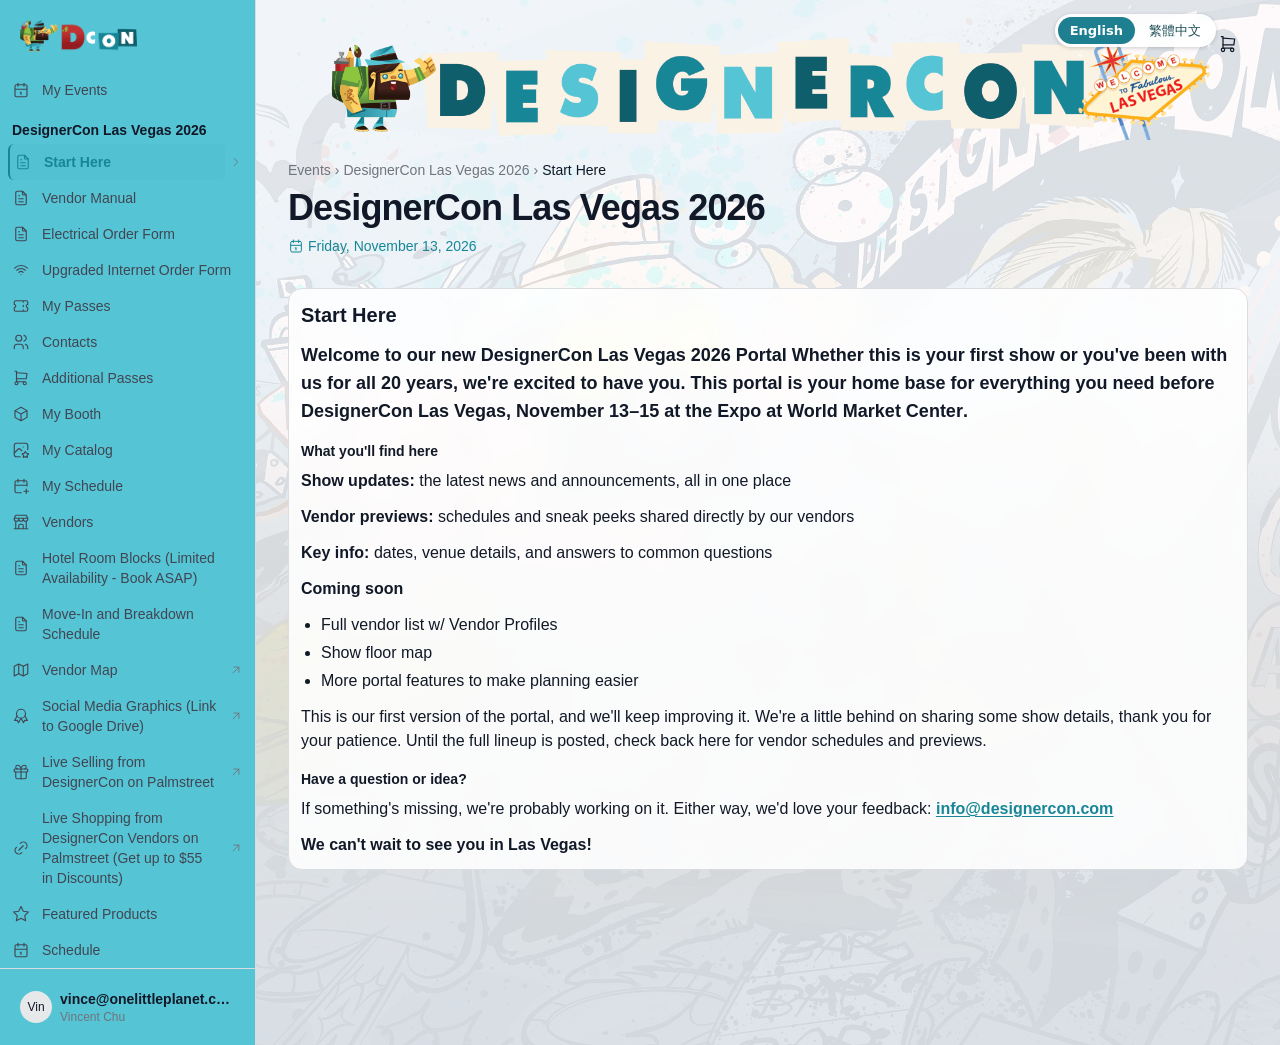
<file: index.html>
<!DOCTYPE html>
<html lang="en" class="light portal-has-nav-logo portal-has-event-top-image portal-has-background-image portal-branded" style="--heroui-primary: 187.97 73.56% 34.12%; --heroui-primary-foreground: 0 0% 100%; --heroui-secondary: 106.67 35.53% 29.8%; --heroui-secondary-foreground: 0 0% 100%; --heroui-focus: 187.97 73.56% 34.12%; --heroui-background: 0 0% 100%; --heroui-foreground: 220.91 39.29% 10.98%; --heroui-content1: 0 0% 100%; --heroui-content1-foreground: 220.91 39.29% 10.98%; --heroui-content2: 240 4.35% 95.49%; --heroui-content2-foreground: 220.91 39.29% 10.98%; --heroui-content3: 210 4.35% 90.98%; --heroui-content3-foreground: 220.91 39.29% 10.98%; --heroui-content4: 225 5.88% 86.67%; --heroui-content4-foreground: 220.91 39.29% 10.98%; --heroui-default: 210 4.35% 90.98%; --heroui-default-foreground: 220.91 39.29% 10.98%; --heroui-default-50: 240 7.69% 97.45%; --heroui-default-100: 240 3.7% 94.71%; --heroui-default-200: 225 5.88% 86.67%; --heroui-default-300: 217.5 5.33% 70.59%; --heroui-default-400: 221.54 5.49% 46.47%; --heroui-default-500: 221.54 5.49% 46.47%; --heroui-default-600: 222.35 11.56% 28.82%; --heroui-default-700: 220.91 39.29% 10.98%; --heroui-default-800: 220.91 39.29% 10.98%; --heroui-default-900: 220.91 39.29% 10.98%; --heroui-divider: 220.91 39.29% 10.98%; --heroui-content1-opacity: 0.86; --portal-primary: #178697; --portal-primary-foreground: #ffffff; --portal-secondary: #3d6731; --portal-tertiary: #8cc640; --portal-bg: #ffffff; --portal-bg-foreground: #111827; --portal-surface: #ffffff; --portal-surface-foreground: #111827; --portal-border: #dbdcdf; --portal-navbar: #55c4d5; --portal-navbar-foreground: #111827; --portal-font-family: -apple-system, BlinkMacSystemFont, &quot;Segoe UI&quot;, Roboto, sans-serif; --portal-font-size: 16px; --portal-font-weight: normal; --portal-background-image: url(&quot;20260909055358_5fb872c8-8715-49ff-889f-0-0794a3.jpg&quot;); --portal-nav-logo-image: url(&quot;files/20250722051235_fdcd7453-6011-423a-b17d-e-05555c.png&quot;); --portal-event-top-image: url(&quot;files/20261002042702_2b7f9154-bfaf-410a-b4e3-2-6ab39a.png&quot;);"><head><meta name="robots" content="noindex, nofollow"><meta name="viewport" content="width=device-width, initial-scale=1"><style id="react-aria-pressable-style">@layer {
  [data-react-aria-pressable] {
    touch-action: pan-x pan-y pinch-zoom;
  }
}</style>
    <meta charset="UTF-8">
    <link rel="icon" type="image/svg+xml" href="files/vite-d146ce.svg">
    
    <meta name="csrf-token" content="CfDJ8KPBRWgQrmtMvJY93YfdgWliOlYnnNRdck6wTYjoUc83jRjCV3KKm_QhQbo0_pPcQo1yhJJx6kRUCLd7bt93xv64f0AOlgMsiTDzlYlSfzhbw6RB4_07_ZZJq3tZcgKX6p29g2N_NEJXP9JKC5Ln0zw">
    <meta name="viewport" content="width=device-width, initial-scale=1.0">
    <title>Designer Con Portal</title>
    
    <link rel="stylesheet" crossorigin="" href="files/index.SXN3bAmH-487bd1.css">
  </head>
  <body><style>.lang-toggle{top:14px;right:64px}@media (max-width:767px){.lang-toggle{top:12px;right:46px;font-size:12px!important}.lang-toggle a{padding:6px 9px!important}}</style><nav class="lang-toggle" aria-label="Language" style="position:fixed;z-index:9999;display:flex;gap:2px;padding:3px;background:rgba(255,255,255,.92);border-radius:999px;box-shadow:0 1px 4px rgba(0,0,0,.18);font:600 13px/1 system-ui,-apple-system,'PingFang TC',sans-serif"><a href="index.html" lang="en" hreflang="en" style="padding:7px 12px;border-radius:999px;text-decoration:none;background:#1d7f8f;color:#fff" aria-current="page">English</a><a href="zh-tw.html" lang="zh-Hant-TW" hreflang="zh-Hant-TW" style="padding:7px 12px;border-radius:999px;text-decoration:none;color:#1d4f57">繁體中文</a></nav>
    <div id="root"><div data-overlay-container="true" class="h-full w-full"><div class="portal-shell flex min-h-screen bg-background"><aside class="portal-sidebar hidden w-64 shrink-0 flex-col border-r border-default-200 bg-default-50 md:flex"><a class="flex items-center gap-2 px-5 py-5" href="https://designercon.eventround.com/portal/events"><div role="img" aria-label="Home" class="portal-brand-logo h-8 w-full bg-contain bg-left bg-no-repeat" style="background-image: var(--portal-nav-logo-image);"></div><div class="portal-brand-default flex items-center gap-2"><div class="flex h-7 w-7 items-center justify-center rounded-full bg-primary text-sm font-bold text-primary-foreground">E</div><span class="text-lg font-bold">EventRound</span></div></a><nav class="flex flex-1 flex-col gap-1 px-2"><a class="flex items-center gap-3 rounded-md px-1 py-2 text-sm transition-colors  text-default-600 hover:bg-default-100 " href="https://designercon.eventround.com/portal/events"><svg aria-hidden="true" focusable="false" role="presentation" class="shrink-0 text-lg" width="1em" height="1em" viewBox="0 0 24 24"><path fill="none" stroke="currentColor" stroke-linecap="round" stroke-linejoin="round" stroke-width="1.5" d="M4 7a2 2 0 0 1 2-2h12a2 2 0 0 1 2 2v12a2 2 0 0 1-2 2H6a2 2 0 0 1-2-2zm12-4v4M8 3v4m-4 4h16m-9 4h1m0 0v3"></path></svg><span>My Events</span></a><div class="mt-2"><p class="px-1 pb-1 text-sm font-semibold text-default-700">DesignerCon Las Vegas 2026</p><div class="space-y-1"><div class="flex items-center"><a class="flex items-center gap-3 rounded-md px-1 py-2 text-sm transition-colors  border-l-2 border-primary bg-primary/5 font-semibold text-primary flex-1" href="https://designercon.eventround.com/portal/events/3e029cb13f3b498aa6502f3debffe167/content/20"><svg aria-hidden="true" focusable="false" role="presentation" class="shrink-0 text-lg" width="1em" height="1em" viewBox="0 0 24 24"><g fill="none" stroke="currentColor" stroke-linecap="round" stroke-linejoin="round" stroke-width="1.5"><path d="M14 3v4a1 1 0 0 0 1 1h4"></path><path d="M17 21H7a2 2 0 0 1-2-2V5a2 2 0 0 1 2-2h7l5 5v11a2 2 0 0 1-2 2M9 9h1m-1 4h6m-6 4h6"></path></g></svg><span>Start Here</span></a><button type="button" aria-expanded="false" aria-label="Show pages under Start Here" class="rounded-md p-1 text-default-500 hover:bg-default-100"><svg aria-hidden="true" focusable="false" role="presentation" class="text-sm transition-transform -rotate-90" width="1em" height="1em" viewBox="0 0 24 24"><path fill="none" stroke="currentColor" stroke-linecap="round" stroke-linejoin="round" stroke-width="1.5" d="m6 9l6 6l6-6"></path></svg></button></div></div><div><a class="flex items-center gap-3 rounded-md px-1 py-2 text-sm transition-colors  text-default-600 hover:bg-default-100 " href="https://designercon.eventround.com/portal/events/3e029cb13f3b498aa6502f3debffe167/content/19"><svg aria-hidden="true" focusable="false" role="presentation" class="shrink-0 text-lg" width="1em" height="1em" viewBox="0 0 24 24"><g fill="none" stroke="currentColor" stroke-linecap="round" stroke-linejoin="round" stroke-width="1.5"><path d="M14 3v4a1 1 0 0 0 1 1h4"></path><path d="M17 21H7a2 2 0 0 1-2-2V5a2 2 0 0 1 2-2h7l5 5v11a2 2 0 0 1-2 2M9 9h1m-1 4h6m-6 4h6"></path></g></svg><span>Vendor Manual</span></a></div><div><a class="flex items-center gap-3 rounded-md px-1 py-2 text-sm transition-colors  text-default-600 hover:bg-default-100 " href="https://designercon.eventround.com/portal/events/3e029cb13f3b498aa6502f3debffe167/content/26"><svg aria-hidden="true" focusable="false" role="presentation" class="shrink-0 text-lg" width="1em" height="1em" viewBox="0 0 24 24"><g fill="none" stroke="currentColor" stroke-linecap="round" stroke-linejoin="round" stroke-width="1.5"><path d="M14 3v4a1 1 0 0 0 1 1h4"></path><path d="M17 21H7a2 2 0 0 1-2-2V5a2 2 0 0 1 2-2h7l5 5v11a2 2 0 0 1-2 2M9 9h1m-1 4h6m-6 4h6"></path></g></svg><span>Electrical Order Form</span></a></div><div><a class="flex items-center gap-3 rounded-md px-1 py-2 text-sm transition-colors  text-default-600 hover:bg-default-100 " href="https://designercon.eventround.com/portal/events/3e029cb13f3b498aa6502f3debffe167/content/22"><svg aria-hidden="true" focusable="false" role="presentation" class="shrink-0 text-lg" width="1em" height="1em" viewBox="0 0 24 24"><g fill="none" stroke="currentColor" stroke-linecap="round" stroke-linejoin="round" stroke-width="1.5"><path d="M12 18h.01m-2.838-2.828a4 4 0 0 1 5.656 0m-8.485-2.829a8 8 0 0 1 11.314 0"></path><path d="M3.515 9.515c4.686-4.687 12.284-4.687 17 0"></path></g></svg><span>Upgraded Internet Order Form </span></a></div><div><a class="flex items-center gap-3 rounded-md px-1 py-2 text-sm transition-colors  text-default-600 hover:bg-default-100 " href="https://designercon.eventround.com/portal/events/3e029cb13f3b498aa6502f3debffe167/passes"><svg aria-hidden="true" focusable="false" role="presentation" class="shrink-0 text-lg" width="1em" height="1em" viewBox="0 0 24 24"><path fill="none" stroke="currentColor" stroke-linecap="round" stroke-linejoin="round" stroke-width="1.5" d="M15 5v2m0 4v2m0 4v2M5 5h14a2 2 0 0 1 2 2v3a2 2 0 0 0 0 4v3a2 2 0 0 1-2 2H5a2 2 0 0 1-2-2v-3a2 2 0 0 0 0-4V7a2 2 0 0 1 2-2"></path></svg><span>My Passes</span></a></div><div><a class="flex items-center gap-3 rounded-md px-1 py-2 text-sm transition-colors  text-default-600 hover:bg-default-100 " href="https://designercon.eventround.com/portal/events/3e029cb13f3b498aa6502f3debffe167/contacts"><svg aria-hidden="true" focusable="false" role="presentation" class="shrink-0 text-lg" width="1em" height="1em" viewBox="0 0 24 24"><path fill="none" stroke="currentColor" stroke-linecap="round" stroke-linejoin="round" stroke-width="1.5" d="M5 7a4 4 0 1 0 8 0a4 4 0 1 0-8 0M3 21v-2a4 4 0 0 1 4-4h4a4 4 0 0 1 4 4v2m1-17.87a4 4 0 0 1 0 7.75M21 21v-2a4 4 0 0 0-3-3.85"></path></svg><span>Contacts</span></a></div><div><a class="flex items-center gap-3 rounded-md px-1 py-2 text-sm transition-colors  text-default-600 hover:bg-default-100 " href="https://designercon.eventround.com/portal/events/3e029cb13f3b498aa6502f3debffe167/additional-passes"><svg aria-hidden="true" focusable="false" role="presentation" class="shrink-0 text-lg" width="1em" height="1em" viewBox="0 0 24 24"><g fill="none" stroke="currentColor" stroke-linecap="round" stroke-linejoin="round" stroke-width="1.5"><path d="M4 19a2 2 0 1 0 4 0a2 2 0 1 0-4 0m11 0a2 2 0 1 0 4 0a2 2 0 1 0-4 0"></path><path d="M17 17H6V3H4"></path><path d="m6 5l14 1l-1 7H6"></path></g></svg><span>Additional Passes</span></a></div><div><a class="flex items-center gap-3 rounded-md px-1 py-2 text-sm transition-colors  text-default-600 hover:bg-default-100 " href="https://designercon.eventround.com/portal/events/3e029cb13f3b498aa6502f3debffe167/booth"><svg aria-hidden="true" focusable="false" role="presentation" class="shrink-0 text-lg" width="1em" height="1em" viewBox="0 0 24 24"><path fill="none" stroke="currentColor" stroke-linecap="round" stroke-linejoin="round" stroke-width="1.5" d="m12 3l8 4.5v9L12 21l-8-4.5v-9zm0 9l8-4.5M12 12v9m0-9L4 7.5"></path></svg><span>My Booth</span></a></div><div><a class="flex items-center gap-3 rounded-md px-1 py-2 text-sm transition-colors  text-default-600 hover:bg-default-100 " href="https://designercon.eventround.com/portal/events/3e029cb13f3b498aa6502f3debffe167/catalog"><svg aria-hidden="true" focusable="false" role="presentation" class="shrink-0 text-lg" width="1em" height="1em" viewBox="0 0 24 24"><g fill="none" stroke="currentColor" stroke-linecap="round" stroke-linejoin="round" stroke-width="1.5"><path d="M15 8h.01M11 21H6a3 3 0 0 1-3-3V6a3 3 0 0 1 3-3h12a3 3 0 0 1 3 3v5.5"></path><path d="m3 16l5-5c.928-.893 2.072-.893 3 0l2 2m4.8 7.817l-2.172 1.138a.392.392 0 0 1-.568-.41l.415-2.411l-1.757-1.707a.389.389 0 0 1 .217-.665l2.428-.352l1.086-2.193a.392.392 0 0 1 .702 0l1.086 2.193l2.428.352a.39.39 0 0 1 .217.665l-1.757 1.707l.414 2.41a.39.39 0 0 1-.567.411z"></path></g></svg><span>My Catalog</span></a></div><div><a class="flex items-center gap-3 rounded-md px-1 py-2 text-sm transition-colors  text-default-600 hover:bg-default-100 " href="https://designercon.eventround.com/portal/events/3e029cb13f3b498aa6502f3debffe167/my-schedule"><svg aria-hidden="true" focusable="false" role="presentation" class="shrink-0 text-lg" width="1em" height="1em" viewBox="0 0 24 24"><path fill="none" stroke="currentColor" stroke-linecap="round" stroke-linejoin="round" stroke-width="1.5" d="M12.5 21H6a2 2 0 0 1-2-2V7a2 2 0 0 1 2-2h12a2 2 0 0 1 2 2v5m-4-9v4M8 3v4m-4 4h16m-4 8h6m-3-3v6"></path></svg><span>My Schedule</span></a></div><div><a class="flex items-center gap-3 rounded-md px-1 py-2 text-sm transition-colors  text-default-600 hover:bg-default-100 " href="https://designercon.eventround.com/portal/events/3e029cb13f3b498aa6502f3debffe167/vendors"><svg aria-hidden="true" focusable="false" role="presentation" class="shrink-0 text-lg" width="1em" height="1em" viewBox="0 0 24 24"><path fill="none" stroke="currentColor" stroke-linecap="round" stroke-linejoin="round" stroke-width="1.5" d="M3 21h18M3 7v1a3 3 0 0 0 6 0V7m0 1a3 3 0 0 0 6 0V7m0 1a3 3 0 0 0 6 0V7H3l2-4h14l2 4M5 21V10.85M19 21V10.85M9 21v-4a2 2 0 0 1 2-2h2a2 2 0 0 1 2 2v4"></path></svg><span>Vendors</span></a></div><div><a class="flex items-center gap-3 rounded-md px-1 py-2 text-sm transition-colors  text-default-600 hover:bg-default-100 " href="https://designercon.eventround.com/portal/events/3e029cb13f3b498aa6502f3debffe167/content/6"><svg aria-hidden="true" focusable="false" role="presentation" class="shrink-0 text-lg" width="1em" height="1em" viewBox="0 0 24 24"><g fill="none" stroke="currentColor" stroke-linecap="round" stroke-linejoin="round" stroke-width="1.5"><path d="M14 3v4a1 1 0 0 0 1 1h4"></path><path d="M17 21H7a2 2 0 0 1-2-2V5a2 2 0 0 1 2-2h7l5 5v11a2 2 0 0 1-2 2M9 9h1m-1 4h6m-6 4h6"></path></g></svg><span>Hotel Room Blocks (Limited Availability - Book ASAP)</span></a></div><div><a class="flex items-center gap-3 rounded-md px-1 py-2 text-sm transition-colors  text-default-600 hover:bg-default-100 " href="https://designercon.eventround.com/portal/events/3e029cb13f3b498aa6502f3debffe167/content/7"><svg aria-hidden="true" focusable="false" role="presentation" class="shrink-0 text-lg" width="1em" height="1em" viewBox="0 0 24 24"><g fill="none" stroke="currentColor" stroke-linecap="round" stroke-linejoin="round" stroke-width="1.5"><path d="M14 3v4a1 1 0 0 0 1 1h4"></path><path d="M17 21H7a2 2 0 0 1-2-2V5a2 2 0 0 1 2-2h7l5 5v11a2 2 0 0 1-2 2M9 9h1m-1 4h6m-6 4h6"></path></g></svg><span>Move-In and Breakdown Schedule</span></a></div><div><a href="https://designercon.expocad.com/Events/dcnlv26/index.html" target="_blank" rel="noopener noreferrer" class="flex items-center gap-3 rounded-md px-1 py-2 text-sm transition-colors  text-default-600 hover:bg-default-100 "><svg aria-hidden="true" focusable="false" role="presentation" class="shrink-0 text-lg" width="1em" height="1em" viewBox="0 0 24 24"><path fill="none" stroke="currentColor" stroke-linecap="round" stroke-linejoin="round" stroke-width="1.5" d="m3 7l6-3l6 3l6-3v13l-6 3l-6-3l-6 3zm6-3v13m6-10v13"></path></svg><span class="flex-1">Vendor Map</span><svg aria-hidden="true" focusable="false" role="presentation" class="text-sm text-default-400" width="1em" height="1em" viewBox="0 0 24 24"><path fill="none" stroke="currentColor" stroke-linecap="round" stroke-linejoin="round" stroke-width="1.5" d="M17 7L7 17M8 7h9v9"></path></svg></a></div><div><a href="https://drive.google.com/drive/folders/1ZrAlvHDXmtobQMMnBEz2JQpIlzC2-7Tw?usp=sharing" target="_blank" rel="noopener noreferrer" class="flex items-center gap-3 rounded-md px-1 py-2 text-sm transition-colors  text-default-600 hover:bg-default-100 "><svg aria-hidden="true" focusable="false" role="presentation" class="shrink-0 text-lg" width="1em" height="1em" viewBox="0 0 24 24"><g fill="none" stroke="currentColor" stroke-linecap="round" stroke-linejoin="round" stroke-width="1.5"><path d="M6 9a6 6 0 1 0 12 0A6 6 0 1 0 6 9"></path><path d="m12 15l3.4 5.89l1.598-3.233l3.598.232l-3.4-5.889M6.802 12l-3.4 5.89L7 17.657l1.598 3.232l3.4-5.889"></path></g></svg><span class="flex-1">Social Media Graphics (Link to Google Drive)</span><svg aria-hidden="true" focusable="false" role="presentation" class="text-sm text-default-400" width="1em" height="1em" viewBox="0 0 24 24"><path fill="none" stroke="currentColor" stroke-linecap="round" stroke-linejoin="round" stroke-width="1.5" d="M17 7L7 17M8 7h9v9"></path></svg></a></div><div><a href="https://palmstreet.app/sr/DesignerCon" target="_blank" rel="noopener noreferrer" class="flex items-center gap-3 rounded-md px-1 py-2 text-sm transition-colors  text-default-600 hover:bg-default-100 "><svg aria-hidden="true" focusable="false" role="presentation" class="shrink-0 text-lg" width="1em" height="1em" viewBox="0 0 24 24"><g fill="none" stroke="currentColor" stroke-linecap="round" stroke-linejoin="round" stroke-width="1.5"><path d="M3 9a1 1 0 0 1 1-1h16a1 1 0 0 1 1 1v2a1 1 0 0 1-1 1H4a1 1 0 0 1-1-1zm9-1v13"></path><path d="M19 12v7a2 2 0 0 1-2 2H7a2 2 0 0 1-2-2v-7m2.5-4a2.5 2.5 0 0 1 0-5A4.8 8 0 0 1 12 8a4.8 8 0 0 1 4.5-5a2.5 2.5 0 0 1 0 5"></path></g></svg><span class="flex-1">Live Selling from DesignerCon on Palmstreet</span><svg aria-hidden="true" focusable="false" role="presentation" class="text-sm text-default-400" width="1em" height="1em" viewBox="0 0 24 24"><path fill="none" stroke="currentColor" stroke-linecap="round" stroke-linejoin="round" stroke-width="1.5" d="M17 7L7 17M8 7h9v9"></path></svg></a></div><div><a href="https://palmstreet.app/referral/DesignerCon" target="_blank" rel="noopener noreferrer" class="flex items-center gap-3 rounded-md px-1 py-2 text-sm transition-colors  text-default-600 hover:bg-default-100 "><svg aria-hidden="true" focusable="false" role="presentation" class="shrink-0 text-lg" width="1em" height="1em" viewBox="0 0 24 24"><path fill="none" stroke="currentColor" stroke-linecap="round" stroke-linejoin="round" stroke-width="1.5" d="m9 15l6-6m-4-3l.463-.536a5 5 0 0 1 7.071 7.072L18 13m-5 5l-.397.534a5.07 5.07 0 0 1-7.127 0a4.97 4.97 0 0 1 0-7.071L6 11"></path></svg><span class="flex-1">Live Shopping from DesignerCon Vendors on Palmstreet (Get up to $55 in Discounts)</span><svg aria-hidden="true" focusable="false" role="presentation" class="text-sm text-default-400" width="1em" height="1em" viewBox="0 0 24 24"><path fill="none" stroke="currentColor" stroke-linecap="round" stroke-linejoin="round" stroke-width="1.5" d="M17 7L7 17M8 7h9v9"></path></svg></a></div><div><a class="flex items-center gap-3 rounded-md px-1 py-2 text-sm transition-colors  text-default-600 hover:bg-default-100 " href="https://designercon.eventround.com/portal/events/3e029cb13f3b498aa6502f3debffe167/products"><svg aria-hidden="true" focusable="false" role="presentation" class="shrink-0 text-lg" width="1em" height="1em" viewBox="0 0 24 24"><path fill="none" stroke="currentColor" stroke-linecap="round" stroke-linejoin="round" stroke-width="1.5" d="m12 17.75l-6.172 3.245l1.179-6.873l-5-4.867l6.9-1l3.086-6.253l3.086 6.253l6.9 1l-5 4.867l1.179 6.873z"></path></svg><span>Featured Products</span></a></div><div><a class="flex items-center gap-3 rounded-md px-1 py-2 text-sm transition-colors  text-default-600 hover:bg-default-100 " href="https://designercon.eventround.com/portal/events/3e029cb13f3b498aa6502f3debffe167/schedule"><svg aria-hidden="true" focusable="false" role="presentation" class="shrink-0 text-lg" width="1em" height="1em" viewBox="0 0 24 24"><path fill="none" stroke="currentColor" stroke-linecap="round" stroke-linejoin="round" stroke-width="1.5" d="M4 7a2 2 0 0 1 2-2h12a2 2 0 0 1 2 2v12a2 2 0 0 1-2 2H6a2 2 0 0 1-2-2zm12-4v4M8 3v4m-4 4h16m-9 4h1m0 0v3"></path></svg><span>Schedule</span></a></div></div></nav><div class="border-t border-default-200 p-3"><button class="z-10 aria-expanded:scale-[0.97] aria-expanded:opacity-70 subpixel-antialiased flex w-full items-center gap-2 rounded-lg p-2 text-left hover:bg-default-100" data-slot="trigger" aria-haspopup="true" aria-expanded="false" id="react-aria1240427133-:r3:" type="button" tabindex="0" data-react-aria-pressable="true"><span tabindex="-1" class="flex relative justify-center items-center box-border overflow-hidden align-middle z-0 outline-none data-[focus-visible=true]:z-10 data-[focus-visible=true]:outline-2 data-[focus-visible=true]:outline-focus data-[focus-visible=true]:outline-offset-2 w-8 h-8 text-tiny bg-default text-default-foreground rounded-full"><span aria-label="Vincent Chu" class="absolute top-1/2 left-1/2 -translate-x-1/2 -translate-y-1/2 font-normal text-center text-inherit" role="img">Vin</span></span><div class="min-w-0 flex-1"><p class="truncate text-sm font-semibold">vince@onelittleplanet.com</p><p class="truncate text-xs text-default-500">Vincent Chu</p></div></button></div></aside><div class="flex min-w-0 flex-1 flex-col"><header class="portal-sidebar sticky top-0 z-20 flex items-center gap-2 border-b border-default-200 bg-default-50 px-2 py-2 md:hidden"><button type="button" tabindex="0" data-react-aria-pressable="true" aria-label="Open menu" data-testid="portal-nav-open" aria-expanded="false" class="z-0 group relative inline-flex items-center justify-center box-border appearance-none select-none whitespace-nowrap font-normal subpixel-antialiased overflow-hidden tap-highlight-transparent transform-gpu data-[pressed=true]:scale-[0.97] outline-none data-[focus-visible=true]:z-10 data-[focus-visible=true]:outline-2 data-[focus-visible=true]:outline-focus data-[focus-visible=true]:outline-offset-2 text-small gap-2 rounded-medium px-0 !gap-0 transition-transform-colors-opacity motion-reduce:transition-none bg-transparent text-default-foreground data-[hover=true]:bg-default/40 min-w-10 w-10 h-10"><svg aria-hidden="true" focusable="false" role="presentation" class="text-2xl" width="1em" height="1em" viewBox="0 0 24 24"><path fill="none" stroke="currentColor" stroke-linecap="round" stroke-linejoin="round" stroke-width="1.5" d="M4 6h16M4 12h16M4 18h16"></path></svg></button><a class="flex min-w-0 flex-1 items-center gap-2" href="https://designercon.eventround.com/portal/events"><div role="img" aria-label="Home" class="portal-brand-logo h-8 w-full bg-contain bg-left bg-no-repeat" style="background-image: var(--portal-nav-logo-image);"></div><div class="portal-brand-default flex items-center gap-2"><div class="flex h-7 w-7 items-center justify-center rounded-full bg-primary text-sm font-bold text-primary-foreground">E</div><span class="text-lg font-bold">EventRound</span></div></a><div class="relative inline-flex shrink-0"><button type="button" tabindex="0" data-react-aria-pressable="true" aria-label="Go to checkout" class="z-0 group relative inline-flex items-center justify-center box-border appearance-none select-none whitespace-nowrap font-normal subpixel-antialiased overflow-hidden tap-highlight-transparent transform-gpu data-[pressed=true]:scale-[0.97] outline-none data-[focus-visible=true]:z-10 data-[focus-visible=true]:outline-2 data-[focus-visible=true]:outline-focus data-[focus-visible=true]:outline-offset-2 text-small gap-2 rounded-medium px-0 !gap-0 transition-transform-colors-opacity motion-reduce:transition-none bg-transparent text-default-foreground data-[hover=true]:bg-default/40 min-w-10 w-10 h-10"><svg aria-hidden="true" focusable="false" role="presentation" class="text-xl" width="1em" height="1em" viewBox="0 0 24 24"><g fill="none" stroke="currentColor" stroke-linecap="round" stroke-linejoin="round" stroke-width="1.5"><path d="M4 19a2 2 0 1 0 4 0a2 2 0 1 0-4 0m11 0a2 2 0 1 0 4 0a2 2 0 1 0-4 0"></path><path d="M17 17H6V3H4"></path><path d="m6 5l14 1l-1 7H6"></path></g></svg></button><span class="flex z-10 flex-wrap absolute box-border rounded-full whitespace-nowrap place-content-center origin-center items-center select-none font-regular scale-100 opacity-100 subpixel-antialiased data-[invisible=true]:scale-0 data-[invisible=true]:opacity-0 text-small px-0 transition-transform-opacity !ease-soft-spring !duration-300 border-2 border-background bg-primary text-primary-foreground w-5 h-5 min-w-5 min-h-5 top-[10%] right-[10%] translate-x-1/2 -translate-y-1/2" data-invisible="true" aria-label="0 items in cart">0</span></div></header><main class="relative flex-1 overflow-x-auto p-4 md:px-8 md:py-6"><div class="absolute right-8 top-6 z-10 hidden md:block"><div class="relative inline-flex shrink-0"><button type="button" tabindex="0" data-react-aria-pressable="true" aria-label="Go to checkout" class="z-0 group relative inline-flex items-center justify-center box-border appearance-none select-none whitespace-nowrap font-normal subpixel-antialiased overflow-hidden tap-highlight-transparent transform-gpu data-[pressed=true]:scale-[0.97] outline-none data-[focus-visible=true]:z-10 data-[focus-visible=true]:outline-2 data-[focus-visible=true]:outline-focus data-[focus-visible=true]:outline-offset-2 text-small gap-2 rounded-medium px-0 !gap-0 transition-transform-colors-opacity motion-reduce:transition-none bg-transparent text-default-foreground data-[hover=true]:bg-default/40 min-w-10 w-10 h-10"><svg aria-hidden="true" focusable="false" role="presentation" class="text-xl" width="1em" height="1em" viewBox="0 0 24 24"><g fill="none" stroke="currentColor" stroke-linecap="round" stroke-linejoin="round" stroke-width="1.5"><path d="M4 19a2 2 0 1 0 4 0a2 2 0 1 0-4 0m11 0a2 2 0 1 0 4 0a2 2 0 1 0-4 0"></path><path d="M17 17H6V3H4"></path><path d="m6 5l14 1l-1 7H6"></path></g></svg></button><span class="flex z-10 flex-wrap absolute box-border rounded-full whitespace-nowrap place-content-center origin-center items-center select-none font-regular scale-100 opacity-100 subpixel-antialiased data-[invisible=true]:scale-0 data-[invisible=true]:opacity-0 text-small px-0 transition-transform-opacity !ease-soft-spring !duration-300 border-2 border-background bg-primary text-primary-foreground w-5 h-5 min-w-5 min-h-5 top-[10%] right-[10%] translate-x-1/2 -translate-y-1/2" data-invisible="true" aria-label="0 items in cart">0</span></div></div><div><div class="mb-6"><img src="files/20261002042702_2b7f9154-bfaf-410a-b4e3-2-6ab39a.png" alt="" class="mb-4 h-auto max-h-64 w-full rounded-lg object-contain"><nav class="mb-2 flex flex-wrap items-center gap-1 text-sm text-default-500"><a class="hover:text-default-700" href="https://designercon.eventround.com/portal/events">Events</a><span>›</span><span class="text-default-500">DesignerCon Las Vegas 2026</span><span class="flex items-center gap-1"><span>›</span><span class="text-default-700">Start Here</span></span></nav><h1 class="break-words text-3xl font-bold tracking-tight text-foreground md:text-4xl">DesignerCon Las Vegas 2026</h1><div class="mt-2 flex flex-wrap items-center gap-4 text-primary"><button type="button" class="flex items-center gap-1 rounded-md text-sm font-medium transition-colors hover:text-primary-600 hover:underline"><svg aria-hidden="true" focusable="false" role="presentation" class="text-base" width="1em" height="1em" viewBox="0 0 24 24"><path fill="none" stroke="currentColor" stroke-linecap="round" stroke-linejoin="round" stroke-width="1.5" d="M4 7a2 2 0 0 1 2-2h12a2 2 0 0 1 2 2v12a2 2 0 0 1-2 2H6a2 2 0 0 1-2-2zm12-4v4M8 3v4m-4 4h16m-9 4h1m0 0v3"></path></svg>Friday, November 13, 2026</button></div></div><div class="py-2"><div class="flex flex-col relative overflow-hidden h-auto text-foreground box-border bg-content1 outline-none data-[focus-visible=true]:z-10 data-[focus-visible=true]:outline-2 data-[focus-visible=true]:outline-focus data-[focus-visible=true]:outline-offset-2 shadow-none rounded-large transition-transform-background motion-reduce:transition-none border border-default-200" tabindex="-1"><div class="relative flex w-full p-3 flex-auto flex-col place-content-inherit align-items-inherit h-auto break-words text-left overflow-y-auto subpixel-antialiased gap-3"><h3 class="text-xl font-semibold text-foreground">Start Here</h3><div class="text-default-700"><h2 class="font-semibold text-lg mt-4 first:mt-0 mb-2"><strong>Welcome to our new DesignerCon Las Vegas 2026 Portal</strong>
Whether this is your first show or you've been with us for all 20 years, we're excited to have you. This portal is your home base for everything you need before DesignerCon Las Vegas, <strong>November 13–15 at the Expo at World Market Center</strong>.</h2>
<h4 class="font-semibold text-sm mt-4 first:mt-0 mb-2">What you'll find here</h4>
<p class="mb-3 last:mb-0"><strong>Show updates:</strong> the latest news and announcements, all in one place</p>
<p class="mb-3 last:mb-0"><strong>Vendor previews:</strong> schedules and sneak peeks shared directly by our vendors</p>
<p class="mb-3 last:mb-0"><strong>Key info:</strong> dates, venue details, and answers to common questions</p>
<p class="mb-3 last:mb-0"><strong>Coming soon</strong></p>
<ul class="list-disc list-outside pl-5 space-y-1 mb-3 last:mb-0">
<li>Full vendor list w/ Vendor Profiles</li>
<li>Show floor map</li>
<li>More portal features to make planning easier</li>
</ul>
<p class="mb-3 last:mb-0">This is our first version of the portal, and we'll keep improving it. We're a little behind on sharing some show details, thank you for your patience. Until the full lineup is posted, check back here for vendor schedules and previews.</p>
<h4 class="font-semibold text-sm mt-4 first:mt-0 mb-2">Have a question or idea?</h4>
<p class="mb-3 last:mb-0">If something's missing, we're probably working on it. Either way, we'd love your feedback: <a class="text-primary underline underline-offset-2" target="_blank" rel="noopener noreferrer nofollow" href="mailto:info@designercon.com"><u><strong>info@designercon.com</strong></u></a></p>
<p class="mb-3 last:mb-0"><strong>We can't wait to see you in Las Vegas!</strong></p></div></div></div></div></div></main></div></div></div></div>
  

<div id="crx-mouse-redesign-content-root" style="position: fixed; top: 0px; left: 0px; width: 0px; height: 0px; overflow: visible; z-index: 2147483647; pointer-events: none;"></div><div role="status" aria-live="polite" aria-atomic="true" style="position: absolute; width: 1px; height: 1px; margin: -1px; padding: 0px; border: 0px; overflow: hidden; clip: rect(0px, 0px, 0px, 0px); clip-path: inset(50%); white-space: nowrap;"></div><div role="alert" aria-live="assertive" aria-atomic="true" style="position: absolute; width: 1px; height: 1px; margin: -1px; padding: 0px; border: 0px; overflow: hidden; clip: rect(0px, 0px, 0px, 0px); clip-path: inset(50%); white-space: nowrap;"></div></body></html>
</file>
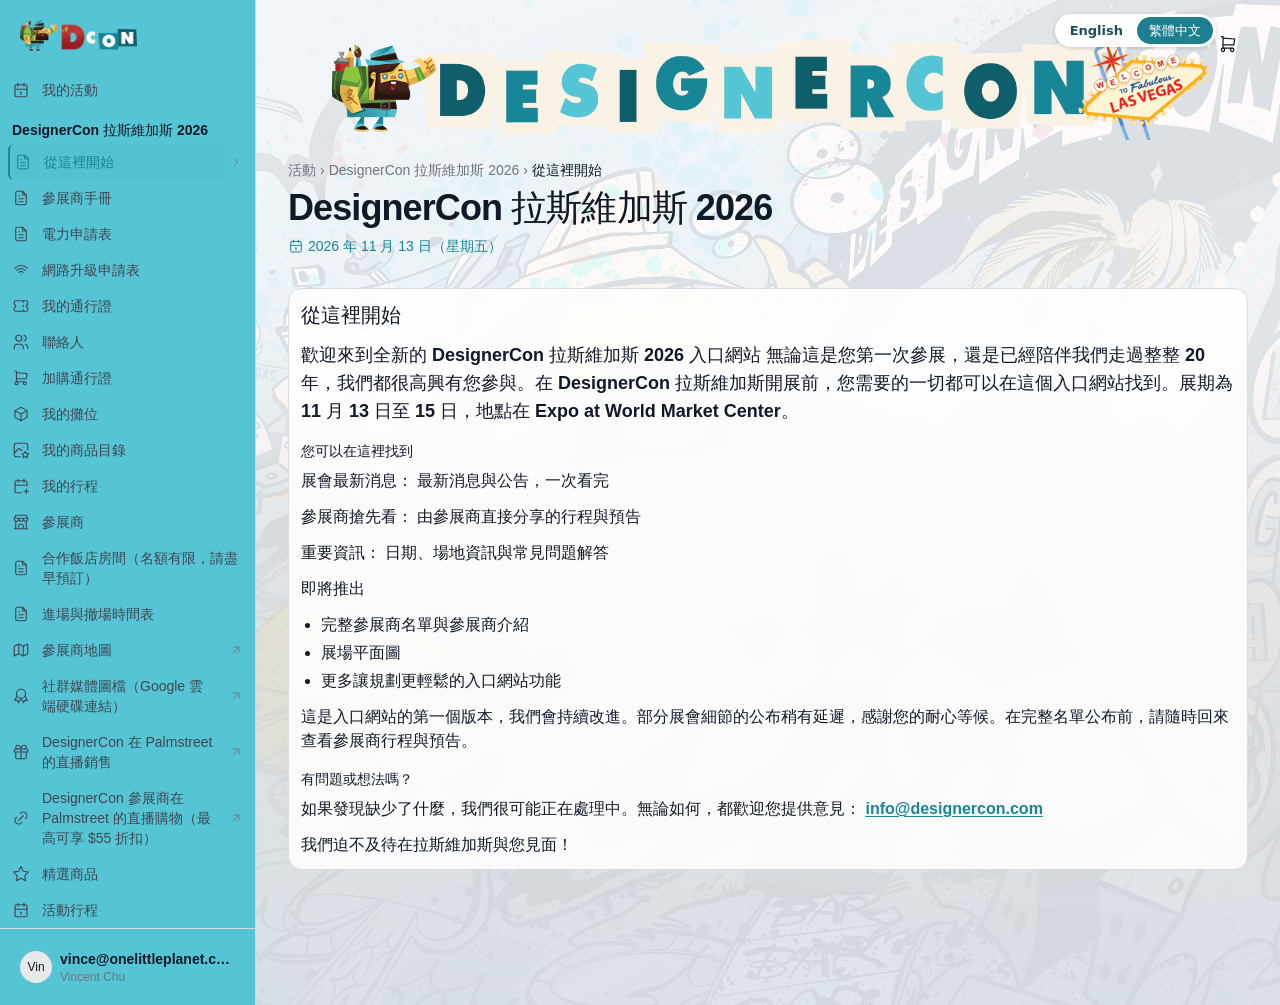
<file: zh-tw.html>
<!DOCTYPE html>
<html lang="zh-Hant-TW" class="light portal-has-nav-logo portal-has-event-top-image portal-has-background-image portal-branded" style="--heroui-primary: 187.97 73.56% 34.12%; --heroui-primary-foreground: 0 0% 100%; --heroui-secondary: 106.67 35.53% 29.8%; --heroui-secondary-foreground: 0 0% 100%; --heroui-focus: 187.97 73.56% 34.12%; --heroui-background: 0 0% 100%; --heroui-foreground: 220.91 39.29% 10.98%; --heroui-content1: 0 0% 100%; --heroui-content1-foreground: 220.91 39.29% 10.98%; --heroui-content2: 240 4.35% 95.49%; --heroui-content2-foreground: 220.91 39.29% 10.98%; --heroui-content3: 210 4.35% 90.98%; --heroui-content3-foreground: 220.91 39.29% 10.98%; --heroui-content4: 225 5.88% 86.67%; --heroui-content4-foreground: 220.91 39.29% 10.98%; --heroui-default: 210 4.35% 90.98%; --heroui-default-foreground: 220.91 39.29% 10.98%; --heroui-default-50: 240 7.69% 97.45%; --heroui-default-100: 240 3.7% 94.71%; --heroui-default-200: 225 5.88% 86.67%; --heroui-default-300: 217.5 5.33% 70.59%; --heroui-default-400: 221.54 5.49% 46.47%; --heroui-default-500: 221.54 5.49% 46.47%; --heroui-default-600: 222.35 11.56% 28.82%; --heroui-default-700: 220.91 39.29% 10.98%; --heroui-default-800: 220.91 39.29% 10.98%; --heroui-default-900: 220.91 39.29% 10.98%; --heroui-divider: 220.91 39.29% 10.98%; --heroui-content1-opacity: 0.86; --portal-primary: #178697; --portal-primary-foreground: #ffffff; --portal-secondary: #3d6731; --portal-tertiary: #8cc640; --portal-bg: #ffffff; --portal-bg-foreground: #111827; --portal-surface: #ffffff; --portal-surface-foreground: #111827; --portal-border: #dbdcdf; --portal-navbar: #55c4d5; --portal-navbar-foreground: #111827; --portal-font-family: -apple-system, BlinkMacSystemFont, &quot;Segoe UI&quot;, Roboto, sans-serif; --portal-font-size: 16px; --portal-font-weight: normal; --portal-background-image: url(&quot;20260909055358_5fb872c8-8715-49ff-889f-0-0794a3.jpg&quot;); --portal-nav-logo-image: url(&quot;files/20250722051235_fdcd7453-6011-423a-b17d-e-05555c.png&quot;); --portal-event-top-image: url(&quot;files/20261002042702_2b7f9154-bfaf-410a-b4e3-2-6ab39a.png&quot;);"><head><meta name="robots" content="noindex, nofollow"><meta name="viewport" content="width=device-width, initial-scale=1"><style id="react-aria-pressable-style">@layer {
  [data-react-aria-pressable] {
    touch-action: pan-x pan-y pinch-zoom;
  }
}</style>
    <meta charset="UTF-8">
    <link rel="icon" type="image/svg+xml" href="files/vite-d146ce.svg">
    
    <meta name="csrf-token" content="CfDJ8KPBRWgQrmtMvJY93YfdgWliOlYnnNRdck6wTYjoUc83jRjCV3KKm_QhQbo0_pPcQo1yhJJx6kRUCLd7bt93xv64f0AOlgMsiTDzlYlSfzhbw6RB4_07_ZZJq3tZcgKX6p29g2N_NEJXP9JKC5Ln0zw">
    <meta name="viewport" content="width=device-width, initial-scale=1.0">
    <title>Designer Con 入口網站</title>
    
    <link rel="stylesheet" crossorigin="" href="files/index.SXN3bAmH-487bd1.css">
  </head>
  <body><style>.lang-toggle{top:14px;right:64px}@media (max-width:767px){.lang-toggle{top:12px;right:46px;font-size:12px!important}.lang-toggle a{padding:6px 9px!important}}</style><nav class="lang-toggle" aria-label="Language" style="position:fixed;z-index:9999;display:flex;gap:2px;padding:3px;background:rgba(255,255,255,.92);border-radius:999px;box-shadow:0 1px 4px rgba(0,0,0,.18);font:600 13px/1 system-ui,-apple-system,'PingFang TC',sans-serif"><a href="index.html" lang="en" hreflang="en" style="padding:7px 12px;border-radius:999px;text-decoration:none;color:#1d4f57">English</a><a href="zh-tw.html" lang="zh-Hant-TW" hreflang="zh-Hant-TW" style="padding:7px 12px;border-radius:999px;text-decoration:none;background:#1d7f8f;color:#fff" aria-current="page">繁體中文</a></nav>
    <div id="root"><div data-overlay-container="true" class="h-full w-full"><div class="portal-shell flex min-h-screen bg-background"><aside class="portal-sidebar hidden w-64 shrink-0 flex-col border-r border-default-200 bg-default-50 md:flex"><a class="flex items-center gap-2 px-5 py-5" href="https://designercon.eventround.com/portal/events"><div role="img" aria-label="首頁" class="portal-brand-logo h-8 w-full bg-contain bg-left bg-no-repeat" style="background-image: var(--portal-nav-logo-image);"></div><div class="portal-brand-default flex items-center gap-2"><div class="flex h-7 w-7 items-center justify-center rounded-full bg-primary text-sm font-bold text-primary-foreground">E</div><span class="text-lg font-bold">EventRound</span></div></a><nav class="flex flex-1 flex-col gap-1 px-2"><a class="flex items-center gap-3 rounded-md px-1 py-2 text-sm transition-colors  text-default-600 hover:bg-default-100 " href="https://designercon.eventround.com/portal/events"><svg aria-hidden="true" focusable="false" role="presentation" class="shrink-0 text-lg" width="1em" height="1em" viewBox="0 0 24 24"><path fill="none" stroke="currentColor" stroke-linecap="round" stroke-linejoin="round" stroke-width="1.5" d="M4 7a2 2 0 0 1 2-2h12a2 2 0 0 1 2 2v12a2 2 0 0 1-2 2H6a2 2 0 0 1-2-2zm12-4v4M8 3v4m-4 4h16m-9 4h1m0 0v3"></path></svg><span>我的活動</span></a><div class="mt-2"><p class="px-1 pb-1 text-sm font-semibold text-default-700">DesignerCon 拉斯維加斯 2026</p><div class="space-y-1"><div class="flex items-center"><a class="flex items-center gap-3 rounded-md px-1 py-2 text-sm transition-colors  border-l-2 border-primary bg-primary/5 font-semibold text-primary flex-1" href="https://designercon.eventround.com/portal/events/3e029cb13f3b498aa6502f3debffe167/content/20"><svg aria-hidden="true" focusable="false" role="presentation" class="shrink-0 text-lg" width="1em" height="1em" viewBox="0 0 24 24"><g fill="none" stroke="currentColor" stroke-linecap="round" stroke-linejoin="round" stroke-width="1.5"><path d="M14 3v4a1 1 0 0 0 1 1h4"></path><path d="M17 21H7a2 2 0 0 1-2-2V5a2 2 0 0 1 2-2h7l5 5v11a2 2 0 0 1-2 2M9 9h1m-1 4h6m-6 4h6"></path></g></svg><span>從這裡開始</span></a><button type="button" aria-expanded="false" aria-label="顯示「從這裡開始」下的頁面" class="rounded-md p-1 text-default-500 hover:bg-default-100"><svg aria-hidden="true" focusable="false" role="presentation" class="text-sm transition-transform -rotate-90" width="1em" height="1em" viewBox="0 0 24 24"><path fill="none" stroke="currentColor" stroke-linecap="round" stroke-linejoin="round" stroke-width="1.5" d="m6 9l6 6l6-6"></path></svg></button></div></div><div><a class="flex items-center gap-3 rounded-md px-1 py-2 text-sm transition-colors  text-default-600 hover:bg-default-100 " href="https://designercon.eventround.com/portal/events/3e029cb13f3b498aa6502f3debffe167/content/19"><svg aria-hidden="true" focusable="false" role="presentation" class="shrink-0 text-lg" width="1em" height="1em" viewBox="0 0 24 24"><g fill="none" stroke="currentColor" stroke-linecap="round" stroke-linejoin="round" stroke-width="1.5"><path d="M14 3v4a1 1 0 0 0 1 1h4"></path><path d="M17 21H7a2 2 0 0 1-2-2V5a2 2 0 0 1 2-2h7l5 5v11a2 2 0 0 1-2 2M9 9h1m-1 4h6m-6 4h6"></path></g></svg><span>參展商手冊</span></a></div><div><a class="flex items-center gap-3 rounded-md px-1 py-2 text-sm transition-colors  text-default-600 hover:bg-default-100 " href="https://designercon.eventround.com/portal/events/3e029cb13f3b498aa6502f3debffe167/content/26"><svg aria-hidden="true" focusable="false" role="presentation" class="shrink-0 text-lg" width="1em" height="1em" viewBox="0 0 24 24"><g fill="none" stroke="currentColor" stroke-linecap="round" stroke-linejoin="round" stroke-width="1.5"><path d="M14 3v4a1 1 0 0 0 1 1h4"></path><path d="M17 21H7a2 2 0 0 1-2-2V5a2 2 0 0 1 2-2h7l5 5v11a2 2 0 0 1-2 2M9 9h1m-1 4h6m-6 4h6"></path></g></svg><span>電力申請表</span></a></div><div><a class="flex items-center gap-3 rounded-md px-1 py-2 text-sm transition-colors  text-default-600 hover:bg-default-100 " href="https://designercon.eventround.com/portal/events/3e029cb13f3b498aa6502f3debffe167/content/22"><svg aria-hidden="true" focusable="false" role="presentation" class="shrink-0 text-lg" width="1em" height="1em" viewBox="0 0 24 24"><g fill="none" stroke="currentColor" stroke-linecap="round" stroke-linejoin="round" stroke-width="1.5"><path d="M12 18h.01m-2.838-2.828a4 4 0 0 1 5.656 0m-8.485-2.829a8 8 0 0 1 11.314 0"></path><path d="M3.515 9.515c4.686-4.687 12.284-4.687 17 0"></path></g></svg><span>網路升級申請表 </span></a></div><div><a class="flex items-center gap-3 rounded-md px-1 py-2 text-sm transition-colors  text-default-600 hover:bg-default-100 " href="https://designercon.eventround.com/portal/events/3e029cb13f3b498aa6502f3debffe167/passes"><svg aria-hidden="true" focusable="false" role="presentation" class="shrink-0 text-lg" width="1em" height="1em" viewBox="0 0 24 24"><path fill="none" stroke="currentColor" stroke-linecap="round" stroke-linejoin="round" stroke-width="1.5" d="M15 5v2m0 4v2m0 4v2M5 5h14a2 2 0 0 1 2 2v3a2 2 0 0 0 0 4v3a2 2 0 0 1-2 2H5a2 2 0 0 1-2-2v-3a2 2 0 0 0 0-4V7a2 2 0 0 1 2-2"></path></svg><span>我的通行證</span></a></div><div><a class="flex items-center gap-3 rounded-md px-1 py-2 text-sm transition-colors  text-default-600 hover:bg-default-100 " href="https://designercon.eventround.com/portal/events/3e029cb13f3b498aa6502f3debffe167/contacts"><svg aria-hidden="true" focusable="false" role="presentation" class="shrink-0 text-lg" width="1em" height="1em" viewBox="0 0 24 24"><path fill="none" stroke="currentColor" stroke-linecap="round" stroke-linejoin="round" stroke-width="1.5" d="M5 7a4 4 0 1 0 8 0a4 4 0 1 0-8 0M3 21v-2a4 4 0 0 1 4-4h4a4 4 0 0 1 4 4v2m1-17.87a4 4 0 0 1 0 7.75M21 21v-2a4 4 0 0 0-3-3.85"></path></svg><span>聯絡人</span></a></div><div><a class="flex items-center gap-3 rounded-md px-1 py-2 text-sm transition-colors  text-default-600 hover:bg-default-100 " href="https://designercon.eventround.com/portal/events/3e029cb13f3b498aa6502f3debffe167/additional-passes"><svg aria-hidden="true" focusable="false" role="presentation" class="shrink-0 text-lg" width="1em" height="1em" viewBox="0 0 24 24"><g fill="none" stroke="currentColor" stroke-linecap="round" stroke-linejoin="round" stroke-width="1.5"><path d="M4 19a2 2 0 1 0 4 0a2 2 0 1 0-4 0m11 0a2 2 0 1 0 4 0a2 2 0 1 0-4 0"></path><path d="M17 17H6V3H4"></path><path d="m6 5l14 1l-1 7H6"></path></g></svg><span>加購通行證</span></a></div><div><a class="flex items-center gap-3 rounded-md px-1 py-2 text-sm transition-colors  text-default-600 hover:bg-default-100 " href="https://designercon.eventround.com/portal/events/3e029cb13f3b498aa6502f3debffe167/booth"><svg aria-hidden="true" focusable="false" role="presentation" class="shrink-0 text-lg" width="1em" height="1em" viewBox="0 0 24 24"><path fill="none" stroke="currentColor" stroke-linecap="round" stroke-linejoin="round" stroke-width="1.5" d="m12 3l8 4.5v9L12 21l-8-4.5v-9zm0 9l8-4.5M12 12v9m0-9L4 7.5"></path></svg><span>我的攤位</span></a></div><div><a class="flex items-center gap-3 rounded-md px-1 py-2 text-sm transition-colors  text-default-600 hover:bg-default-100 " href="https://designercon.eventround.com/portal/events/3e029cb13f3b498aa6502f3debffe167/catalog"><svg aria-hidden="true" focusable="false" role="presentation" class="shrink-0 text-lg" width="1em" height="1em" viewBox="0 0 24 24"><g fill="none" stroke="currentColor" stroke-linecap="round" stroke-linejoin="round" stroke-width="1.5"><path d="M15 8h.01M11 21H6a3 3 0 0 1-3-3V6a3 3 0 0 1 3-3h12a3 3 0 0 1 3 3v5.5"></path><path d="m3 16l5-5c.928-.893 2.072-.893 3 0l2 2m4.8 7.817l-2.172 1.138a.392.392 0 0 1-.568-.41l.415-2.411l-1.757-1.707a.389.389 0 0 1 .217-.665l2.428-.352l1.086-2.193a.392.392 0 0 1 .702 0l1.086 2.193l2.428.352a.39.39 0 0 1 .217.665l-1.757 1.707l.414 2.41a.39.39 0 0 1-.567.411z"></path></g></svg><span>我的商品目錄</span></a></div><div><a class="flex items-center gap-3 rounded-md px-1 py-2 text-sm transition-colors  text-default-600 hover:bg-default-100 " href="https://designercon.eventround.com/portal/events/3e029cb13f3b498aa6502f3debffe167/my-schedule"><svg aria-hidden="true" focusable="false" role="presentation" class="shrink-0 text-lg" width="1em" height="1em" viewBox="0 0 24 24"><path fill="none" stroke="currentColor" stroke-linecap="round" stroke-linejoin="round" stroke-width="1.5" d="M12.5 21H6a2 2 0 0 1-2-2V7a2 2 0 0 1 2-2h12a2 2 0 0 1 2 2v5m-4-9v4M8 3v4m-4 4h16m-4 8h6m-3-3v6"></path></svg><span>我的行程</span></a></div><div><a class="flex items-center gap-3 rounded-md px-1 py-2 text-sm transition-colors  text-default-600 hover:bg-default-100 " href="https://designercon.eventround.com/portal/events/3e029cb13f3b498aa6502f3debffe167/vendors"><svg aria-hidden="true" focusable="false" role="presentation" class="shrink-0 text-lg" width="1em" height="1em" viewBox="0 0 24 24"><path fill="none" stroke="currentColor" stroke-linecap="round" stroke-linejoin="round" stroke-width="1.5" d="M3 21h18M3 7v1a3 3 0 0 0 6 0V7m0 1a3 3 0 0 0 6 0V7m0 1a3 3 0 0 0 6 0V7H3l2-4h14l2 4M5 21V10.85M19 21V10.85M9 21v-4a2 2 0 0 1 2-2h2a2 2 0 0 1 2 2v4"></path></svg><span>參展商</span></a></div><div><a class="flex items-center gap-3 rounded-md px-1 py-2 text-sm transition-colors  text-default-600 hover:bg-default-100 " href="https://designercon.eventround.com/portal/events/3e029cb13f3b498aa6502f3debffe167/content/6"><svg aria-hidden="true" focusable="false" role="presentation" class="shrink-0 text-lg" width="1em" height="1em" viewBox="0 0 24 24"><g fill="none" stroke="currentColor" stroke-linecap="round" stroke-linejoin="round" stroke-width="1.5"><path d="M14 3v4a1 1 0 0 0 1 1h4"></path><path d="M17 21H7a2 2 0 0 1-2-2V5a2 2 0 0 1 2-2h7l5 5v11a2 2 0 0 1-2 2M9 9h1m-1 4h6m-6 4h6"></path></g></svg><span>合作飯店房間（名額有限，請盡早預訂）</span></a></div><div><a class="flex items-center gap-3 rounded-md px-1 py-2 text-sm transition-colors  text-default-600 hover:bg-default-100 " href="https://designercon.eventround.com/portal/events/3e029cb13f3b498aa6502f3debffe167/content/7"><svg aria-hidden="true" focusable="false" role="presentation" class="shrink-0 text-lg" width="1em" height="1em" viewBox="0 0 24 24"><g fill="none" stroke="currentColor" stroke-linecap="round" stroke-linejoin="round" stroke-width="1.5"><path d="M14 3v4a1 1 0 0 0 1 1h4"></path><path d="M17 21H7a2 2 0 0 1-2-2V5a2 2 0 0 1 2-2h7l5 5v11a2 2 0 0 1-2 2M9 9h1m-1 4h6m-6 4h6"></path></g></svg><span>進場與撤場時間表</span></a></div><div><a href="https://designercon.expocad.com/Events/dcnlv26/index.html" target="_blank" rel="noopener noreferrer" class="flex items-center gap-3 rounded-md px-1 py-2 text-sm transition-colors  text-default-600 hover:bg-default-100 "><svg aria-hidden="true" focusable="false" role="presentation" class="shrink-0 text-lg" width="1em" height="1em" viewBox="0 0 24 24"><path fill="none" stroke="currentColor" stroke-linecap="round" stroke-linejoin="round" stroke-width="1.5" d="m3 7l6-3l6 3l6-3v13l-6 3l-6-3l-6 3zm6-3v13m6-10v13"></path></svg><span class="flex-1">參展商地圖</span><svg aria-hidden="true" focusable="false" role="presentation" class="text-sm text-default-400" width="1em" height="1em" viewBox="0 0 24 24"><path fill="none" stroke="currentColor" stroke-linecap="round" stroke-linejoin="round" stroke-width="1.5" d="M17 7L7 17M8 7h9v9"></path></svg></a></div><div><a href="https://drive.google.com/drive/folders/1ZrAlvHDXmtobQMMnBEz2JQpIlzC2-7Tw?usp=sharing" target="_blank" rel="noopener noreferrer" class="flex items-center gap-3 rounded-md px-1 py-2 text-sm transition-colors  text-default-600 hover:bg-default-100 "><svg aria-hidden="true" focusable="false" role="presentation" class="shrink-0 text-lg" width="1em" height="1em" viewBox="0 0 24 24"><g fill="none" stroke="currentColor" stroke-linecap="round" stroke-linejoin="round" stroke-width="1.5"><path d="M6 9a6 6 0 1 0 12 0A6 6 0 1 0 6 9"></path><path d="m12 15l3.4 5.89l1.598-3.233l3.598.232l-3.4-5.889M6.802 12l-3.4 5.89L7 17.657l1.598 3.232l3.4-5.889"></path></g></svg><span class="flex-1">社群媒體圖檔（Google 雲端硬碟連結）</span><svg aria-hidden="true" focusable="false" role="presentation" class="text-sm text-default-400" width="1em" height="1em" viewBox="0 0 24 24"><path fill="none" stroke="currentColor" stroke-linecap="round" stroke-linejoin="round" stroke-width="1.5" d="M17 7L7 17M8 7h9v9"></path></svg></a></div><div><a href="https://palmstreet.app/sr/DesignerCon" target="_blank" rel="noopener noreferrer" class="flex items-center gap-3 rounded-md px-1 py-2 text-sm transition-colors  text-default-600 hover:bg-default-100 "><svg aria-hidden="true" focusable="false" role="presentation" class="shrink-0 text-lg" width="1em" height="1em" viewBox="0 0 24 24"><g fill="none" stroke="currentColor" stroke-linecap="round" stroke-linejoin="round" stroke-width="1.5"><path d="M3 9a1 1 0 0 1 1-1h16a1 1 0 0 1 1 1v2a1 1 0 0 1-1 1H4a1 1 0 0 1-1-1zm9-1v13"></path><path d="M19 12v7a2 2 0 0 1-2 2H7a2 2 0 0 1-2-2v-7m2.5-4a2.5 2.5 0 0 1 0-5A4.8 8 0 0 1 12 8a4.8 8 0 0 1 4.5-5a2.5 2.5 0 0 1 0 5"></path></g></svg><span class="flex-1">DesignerCon 在 Palmstreet 的直播銷售</span><svg aria-hidden="true" focusable="false" role="presentation" class="text-sm text-default-400" width="1em" height="1em" viewBox="0 0 24 24"><path fill="none" stroke="currentColor" stroke-linecap="round" stroke-linejoin="round" stroke-width="1.5" d="M17 7L7 17M8 7h9v9"></path></svg></a></div><div><a href="https://palmstreet.app/referral/DesignerCon" target="_blank" rel="noopener noreferrer" class="flex items-center gap-3 rounded-md px-1 py-2 text-sm transition-colors  text-default-600 hover:bg-default-100 "><svg aria-hidden="true" focusable="false" role="presentation" class="shrink-0 text-lg" width="1em" height="1em" viewBox="0 0 24 24"><path fill="none" stroke="currentColor" stroke-linecap="round" stroke-linejoin="round" stroke-width="1.5" d="m9 15l6-6m-4-3l.463-.536a5 5 0 0 1 7.071 7.072L18 13m-5 5l-.397.534a5.07 5.07 0 0 1-7.127 0a4.97 4.97 0 0 1 0-7.071L6 11"></path></svg><span class="flex-1">DesignerCon 參展商在 Palmstreet 的直播購物（最高可享 $55 折扣）</span><svg aria-hidden="true" focusable="false" role="presentation" class="text-sm text-default-400" width="1em" height="1em" viewBox="0 0 24 24"><path fill="none" stroke="currentColor" stroke-linecap="round" stroke-linejoin="round" stroke-width="1.5" d="M17 7L7 17M8 7h9v9"></path></svg></a></div><div><a class="flex items-center gap-3 rounded-md px-1 py-2 text-sm transition-colors  text-default-600 hover:bg-default-100 " href="https://designercon.eventround.com/portal/events/3e029cb13f3b498aa6502f3debffe167/products"><svg aria-hidden="true" focusable="false" role="presentation" class="shrink-0 text-lg" width="1em" height="1em" viewBox="0 0 24 24"><path fill="none" stroke="currentColor" stroke-linecap="round" stroke-linejoin="round" stroke-width="1.5" d="m12 17.75l-6.172 3.245l1.179-6.873l-5-4.867l6.9-1l3.086-6.253l3.086 6.253l6.9 1l-5 4.867l1.179 6.873z"></path></svg><span>精選商品</span></a></div><div><a class="flex items-center gap-3 rounded-md px-1 py-2 text-sm transition-colors  text-default-600 hover:bg-default-100 " href="https://designercon.eventround.com/portal/events/3e029cb13f3b498aa6502f3debffe167/schedule"><svg aria-hidden="true" focusable="false" role="presentation" class="shrink-0 text-lg" width="1em" height="1em" viewBox="0 0 24 24"><path fill="none" stroke="currentColor" stroke-linecap="round" stroke-linejoin="round" stroke-width="1.5" d="M4 7a2 2 0 0 1 2-2h12a2 2 0 0 1 2 2v12a2 2 0 0 1-2 2H6a2 2 0 0 1-2-2zm12-4v4M8 3v4m-4 4h16m-9 4h1m0 0v3"></path></svg><span>活動行程</span></a></div></div></nav><div class="border-t border-default-200 p-3"><button class="z-10 aria-expanded:scale-[0.97] aria-expanded:opacity-70 subpixel-antialiased flex w-full items-center gap-2 rounded-lg p-2 text-left hover:bg-default-100" data-slot="trigger" aria-haspopup="true" aria-expanded="false" id="react-aria1240427133-:r3:" type="button" tabindex="0" data-react-aria-pressable="true"><span tabindex="-1" class="flex relative justify-center items-center box-border overflow-hidden align-middle z-0 outline-none data-[focus-visible=true]:z-10 data-[focus-visible=true]:outline-2 data-[focus-visible=true]:outline-focus data-[focus-visible=true]:outline-offset-2 w-8 h-8 text-tiny bg-default text-default-foreground rounded-full"><span aria-label="Vincent Chu" class="absolute top-1/2 left-1/2 -translate-x-1/2 -translate-y-1/2 font-normal text-center text-inherit" role="img">Vin</span></span><div class="min-w-0 flex-1"><p class="truncate text-sm font-semibold">vince@onelittleplanet.com</p><p class="truncate text-xs text-default-500">Vincent Chu</p></div></button></div></aside><div class="flex min-w-0 flex-1 flex-col"><header class="portal-sidebar sticky top-0 z-20 flex items-center gap-2 border-b border-default-200 bg-default-50 px-2 py-2 md:hidden"><button type="button" tabindex="0" data-react-aria-pressable="true" aria-label="開啟選單" data-testid="portal-nav-open" aria-expanded="false" class="z-0 group relative inline-flex items-center justify-center box-border appearance-none select-none whitespace-nowrap font-normal subpixel-antialiased overflow-hidden tap-highlight-transparent transform-gpu data-[pressed=true]:scale-[0.97] outline-none data-[focus-visible=true]:z-10 data-[focus-visible=true]:outline-2 data-[focus-visible=true]:outline-focus data-[focus-visible=true]:outline-offset-2 text-small gap-2 rounded-medium px-0 !gap-0 transition-transform-colors-opacity motion-reduce:transition-none bg-transparent text-default-foreground data-[hover=true]:bg-default/40 min-w-10 w-10 h-10"><svg aria-hidden="true" focusable="false" role="presentation" class="text-2xl" width="1em" height="1em" viewBox="0 0 24 24"><path fill="none" stroke="currentColor" stroke-linecap="round" stroke-linejoin="round" stroke-width="1.5" d="M4 6h16M4 12h16M4 18h16"></path></svg></button><a class="flex min-w-0 flex-1 items-center gap-2" href="https://designercon.eventround.com/portal/events"><div role="img" aria-label="首頁" class="portal-brand-logo h-8 w-full bg-contain bg-left bg-no-repeat" style="background-image: var(--portal-nav-logo-image);"></div><div class="portal-brand-default flex items-center gap-2"><div class="flex h-7 w-7 items-center justify-center rounded-full bg-primary text-sm font-bold text-primary-foreground">E</div><span class="text-lg font-bold">EventRound</span></div></a><div class="relative inline-flex shrink-0"><button type="button" tabindex="0" data-react-aria-pressable="true" aria-label="前往結帳" class="z-0 group relative inline-flex items-center justify-center box-border appearance-none select-none whitespace-nowrap font-normal subpixel-antialiased overflow-hidden tap-highlight-transparent transform-gpu data-[pressed=true]:scale-[0.97] outline-none data-[focus-visible=true]:z-10 data-[focus-visible=true]:outline-2 data-[focus-visible=true]:outline-focus data-[focus-visible=true]:outline-offset-2 text-small gap-2 rounded-medium px-0 !gap-0 transition-transform-colors-opacity motion-reduce:transition-none bg-transparent text-default-foreground data-[hover=true]:bg-default/40 min-w-10 w-10 h-10"><svg aria-hidden="true" focusable="false" role="presentation" class="text-xl" width="1em" height="1em" viewBox="0 0 24 24"><g fill="none" stroke="currentColor" stroke-linecap="round" stroke-linejoin="round" stroke-width="1.5"><path d="M4 19a2 2 0 1 0 4 0a2 2 0 1 0-4 0m11 0a2 2 0 1 0 4 0a2 2 0 1 0-4 0"></path><path d="M17 17H6V3H4"></path><path d="m6 5l14 1l-1 7H6"></path></g></svg></button><span class="flex z-10 flex-wrap absolute box-border rounded-full whitespace-nowrap place-content-center origin-center items-center select-none font-regular scale-100 opacity-100 subpixel-antialiased data-[invisible=true]:scale-0 data-[invisible=true]:opacity-0 text-small px-0 transition-transform-opacity !ease-soft-spring !duration-300 border-2 border-background bg-primary text-primary-foreground w-5 h-5 min-w-5 min-h-5 top-[10%] right-[10%] translate-x-1/2 -translate-y-1/2" data-invisible="true" aria-label="購物車內有 0 件商品">0</span></div></header><main class="relative flex-1 overflow-x-auto p-4 md:px-8 md:py-6"><div class="absolute right-8 top-6 z-10 hidden md:block"><div class="relative inline-flex shrink-0"><button type="button" tabindex="0" data-react-aria-pressable="true" aria-label="前往結帳" class="z-0 group relative inline-flex items-center justify-center box-border appearance-none select-none whitespace-nowrap font-normal subpixel-antialiased overflow-hidden tap-highlight-transparent transform-gpu data-[pressed=true]:scale-[0.97] outline-none data-[focus-visible=true]:z-10 data-[focus-visible=true]:outline-2 data-[focus-visible=true]:outline-focus data-[focus-visible=true]:outline-offset-2 text-small gap-2 rounded-medium px-0 !gap-0 transition-transform-colors-opacity motion-reduce:transition-none bg-transparent text-default-foreground data-[hover=true]:bg-default/40 min-w-10 w-10 h-10"><svg aria-hidden="true" focusable="false" role="presentation" class="text-xl" width="1em" height="1em" viewBox="0 0 24 24"><g fill="none" stroke="currentColor" stroke-linecap="round" stroke-linejoin="round" stroke-width="1.5"><path d="M4 19a2 2 0 1 0 4 0a2 2 0 1 0-4 0m11 0a2 2 0 1 0 4 0a2 2 0 1 0-4 0"></path><path d="M17 17H6V3H4"></path><path d="m6 5l14 1l-1 7H6"></path></g></svg></button><span class="flex z-10 flex-wrap absolute box-border rounded-full whitespace-nowrap place-content-center origin-center items-center select-none font-regular scale-100 opacity-100 subpixel-antialiased data-[invisible=true]:scale-0 data-[invisible=true]:opacity-0 text-small px-0 transition-transform-opacity !ease-soft-spring !duration-300 border-2 border-background bg-primary text-primary-foreground w-5 h-5 min-w-5 min-h-5 top-[10%] right-[10%] translate-x-1/2 -translate-y-1/2" data-invisible="true" aria-label="購物車內有 0 件商品">0</span></div></div><div><div class="mb-6"><img src="files/20261002042702_2b7f9154-bfaf-410a-b4e3-2-6ab39a.png" alt="" class="mb-4 h-auto max-h-64 w-full rounded-lg object-contain"><nav class="mb-2 flex flex-wrap items-center gap-1 text-sm text-default-500"><a class="hover:text-default-700" href="https://designercon.eventround.com/portal/events">活動</a><span>›</span><span class="text-default-500">DesignerCon 拉斯維加斯 2026</span><span class="flex items-center gap-1"><span>›</span><span class="text-default-700">從這裡開始</span></span></nav><h1 class="break-words text-3xl font-bold tracking-tight text-foreground md:text-4xl">DesignerCon 拉斯維加斯 2026</h1><div class="mt-2 flex flex-wrap items-center gap-4 text-primary"><button type="button" class="flex items-center gap-1 rounded-md text-sm font-medium transition-colors hover:text-primary-600 hover:underline"><svg aria-hidden="true" focusable="false" role="presentation" class="text-base" width="1em" height="1em" viewBox="0 0 24 24"><path fill="none" stroke="currentColor" stroke-linecap="round" stroke-linejoin="round" stroke-width="1.5" d="M4 7a2 2 0 0 1 2-2h12a2 2 0 0 1 2 2v12a2 2 0 0 1-2 2H6a2 2 0 0 1-2-2zm12-4v4M8 3v4m-4 4h16m-9 4h1m0 0v3"></path></svg>2026 年 11 月 13 日（星期五）</button></div></div><div class="py-2"><div class="flex flex-col relative overflow-hidden h-auto text-foreground box-border bg-content1 outline-none data-[focus-visible=true]:z-10 data-[focus-visible=true]:outline-2 data-[focus-visible=true]:outline-focus data-[focus-visible=true]:outline-offset-2 shadow-none rounded-large transition-transform-background motion-reduce:transition-none border border-default-200" tabindex="-1"><div class="relative flex w-full p-3 flex-auto flex-col place-content-inherit align-items-inherit h-auto break-words text-left overflow-y-auto subpixel-antialiased gap-3"><h3 class="text-xl font-semibold text-foreground">從這裡開始</h3><div class="text-default-700"><h2 class="font-semibold text-lg mt-4 first:mt-0 mb-2"><strong>歡迎來到全新的 DesignerCon 拉斯維加斯 2026 入口網站</strong>
無論這是您第一次參展，還是已經陪伴我們走過整整 20 年，我們都很高興有您參與。在 DesignerCon 拉斯維加斯開展前，您需要的一切都可以在這個入口網站找到。展期為 <strong>11 月 13 日至 15 日，地點在 Expo at World Market Center</strong>。</h2>
<h4 class="font-semibold text-sm mt-4 first:mt-0 mb-2">您可以在這裡找到</h4>
<p class="mb-3 last:mb-0"><strong>展會最新消息：</strong> 最新消息與公告，一次看完</p>
<p class="mb-3 last:mb-0"><strong>參展商搶先看：</strong> 由參展商直接分享的行程與預告</p>
<p class="mb-3 last:mb-0"><strong>重要資訊：</strong> 日期、場地資訊與常見問題解答</p>
<p class="mb-3 last:mb-0"><strong>即將推出</strong></p>
<ul class="list-disc list-outside pl-5 space-y-1 mb-3 last:mb-0">
<li>完整參展商名單與參展商介紹</li>
<li>展場平面圖</li>
<li>更多讓規劃更輕鬆的入口網站功能</li>
</ul>
<p class="mb-3 last:mb-0">這是入口網站的第一個版本，我們會持續改進。部分展會細節的公布稍有延遲，感謝您的耐心等候。在完整名單公布前，請隨時回來查看參展商行程與預告。</p>
<h4 class="font-semibold text-sm mt-4 first:mt-0 mb-2">有問題或想法嗎？</h4>
<p class="mb-3 last:mb-0">如果發現缺少了什麼，我們很可能正在處理中。無論如何，都歡迎您提供意見： <a class="text-primary underline underline-offset-2" target="_blank" rel="noopener noreferrer nofollow" href="mailto:info@designercon.com"><u><strong>info@designercon.com</strong></u></a></p>
<p class="mb-3 last:mb-0"><strong>我們迫不及待在拉斯維加斯與您見面！</strong></p></div></div></div></div></div></main></div></div></div></div>
  

<div id="crx-mouse-redesign-content-root" style="position: fixed; top: 0px; left: 0px; width: 0px; height: 0px; overflow: visible; z-index: 2147483647; pointer-events: none;"></div><div role="status" aria-live="polite" aria-atomic="true" style="position: absolute; width: 1px; height: 1px; margin: -1px; padding: 0px; border: 0px; overflow: hidden; clip: rect(0px, 0px, 0px, 0px); clip-path: inset(50%); white-space: nowrap;"></div><div role="alert" aria-live="assertive" aria-atomic="true" style="position: absolute; width: 1px; height: 1px; margin: -1px; padding: 0px; border: 0px; overflow: hidden; clip: rect(0px, 0px, 0px, 0px); clip-path: inset(50%); white-space: nowrap;"></div></body></html>
</file>
<file: files/index.SXN3bAmH-487bd1.css>
*,:before,:after{--tw-border-spacing-x: 0;--tw-border-spacing-y: 0;--tw-translate-x: 0;--tw-translate-y: 0;--tw-rotate: 0;--tw-skew-x: 0;--tw-skew-y: 0;--tw-scale-x: 1;--tw-scale-y: 1;--tw-pan-x: ;--tw-pan-y: ;--tw-pinch-zoom: ;--tw-scroll-snap-strictness: proximity;--tw-gradient-from-position: ;--tw-gradient-via-position: ;--tw-gradient-to-position: ;--tw-ordinal: ;--tw-slashed-zero: ;--tw-numeric-figure: ;--tw-numeric-spacing: ;--tw-numeric-fraction: ;--tw-ring-inset: ;--tw-ring-offset-width: 0px;--tw-ring-offset-color: #fff;--tw-ring-color: rgb(59 130 246 / .5);--tw-ring-offset-shadow: 0 0 #0000;--tw-ring-shadow: 0 0 #0000;--tw-shadow: 0 0 #0000;--tw-shadow-colored: 0 0 #0000;--tw-blur: ;--tw-brightness: ;--tw-contrast: ;--tw-grayscale: ;--tw-hue-rotate: ;--tw-invert: ;--tw-saturate: ;--tw-sepia: ;--tw-drop-shadow: ;--tw-backdrop-blur: ;--tw-backdrop-brightness: ;--tw-backdrop-contrast: ;--tw-backdrop-grayscale: ;--tw-backdrop-hue-rotate: ;--tw-backdrop-invert: ;--tw-backdrop-opacity: ;--tw-backdrop-saturate: ;--tw-backdrop-sepia: ;--tw-contain-size: ;--tw-contain-layout: ;--tw-contain-paint: ;--tw-contain-style: }::backdrop{--tw-border-spacing-x: 0;--tw-border-spacing-y: 0;--tw-translate-x: 0;--tw-translate-y: 0;--tw-rotate: 0;--tw-skew-x: 0;--tw-skew-y: 0;--tw-scale-x: 1;--tw-scale-y: 1;--tw-pan-x: ;--tw-pan-y: ;--tw-pinch-zoom: ;--tw-scroll-snap-strictness: proximity;--tw-gradient-from-position: ;--tw-gradient-via-position: ;--tw-gradient-to-position: ;--tw-ordinal: ;--tw-slashed-zero: ;--tw-numeric-figure: ;--tw-numeric-spacing: ;--tw-numeric-fraction: ;--tw-ring-inset: ;--tw-ring-offset-width: 0px;--tw-ring-offset-color: #fff;--tw-ring-color: rgb(59 130 246 / .5);--tw-ring-offset-shadow: 0 0 #0000;--tw-ring-shadow: 0 0 #0000;--tw-shadow: 0 0 #0000;--tw-shadow-colored: 0 0 #0000;--tw-blur: ;--tw-brightness: ;--tw-contrast: ;--tw-grayscale: ;--tw-hue-rotate: ;--tw-invert: ;--tw-saturate: ;--tw-sepia: ;--tw-drop-shadow: ;--tw-backdrop-blur: ;--tw-backdrop-brightness: ;--tw-backdrop-contrast: ;--tw-backdrop-grayscale: ;--tw-backdrop-hue-rotate: ;--tw-backdrop-invert: ;--tw-backdrop-opacity: ;--tw-backdrop-saturate: ;--tw-backdrop-sepia: ;--tw-contain-size: ;--tw-contain-layout: ;--tw-contain-paint: ;--tw-contain-style: }*,:before,:after{box-sizing:border-box;border-width:0;border-style:solid;border-color:#e5e7eb}:before,:after{--tw-content: ""}html,:host{line-height:1.5;-webkit-text-size-adjust:100%;-moz-tab-size:4;-o-tab-size:4;tab-size:4;font-family:ui-sans-serif,system-ui,sans-serif,"Apple Color Emoji","Segoe UI Emoji",Segoe UI Symbol,"Noto Color Emoji";font-feature-settings:normal;font-variation-settings:normal;-webkit-tap-highlight-color:transparent}body{margin:0;line-height:inherit}hr{height:0;color:inherit;border-top-width:1px}abbr:where([title]){-webkit-text-decoration:underline dotted;text-decoration:underline dotted}h1,h2,h3,h4,h5,h6{font-size:inherit;font-weight:inherit}a{color:inherit;text-decoration:inherit}b,strong{font-weight:bolder}code,kbd,samp,pre{font-family:ui-monospace,SFMono-Regular,Menlo,Monaco,Consolas,Liberation Mono,Courier New,monospace;font-feature-settings:normal;font-variation-settings:normal;font-size:1em}small{font-size:80%}sub,sup{font-size:75%;line-height:0;position:relative;vertical-align:baseline}sub{bottom:-.25em}sup{top:-.5em}table{text-indent:0;border-color:inherit;border-collapse:collapse}button,input,optgroup,select,textarea{font-family:inherit;font-feature-settings:inherit;font-variation-settings:inherit;font-size:100%;font-weight:inherit;line-height:inherit;letter-spacing:inherit;color:inherit;margin:0;padding:0}button,select{text-transform:none}button,input:where([type=button]),input:where([type=reset]),input:where([type=submit]){-webkit-appearance:button;background-color:transparent;background-image:none}:-moz-focusring{outline:auto}:-moz-ui-invalid{box-shadow:none}progress{vertical-align:baseline}::-webkit-inner-spin-button,::-webkit-outer-spin-button{height:auto}[type=search]{-webkit-appearance:textfield;outline-offset:-2px}::-webkit-search-decoration{-webkit-appearance:none}::-webkit-file-upload-button{-webkit-appearance:button;font:inherit}summary{display:list-item}blockquote,dl,dd,h1,h2,h3,h4,h5,h6,hr,figure,p,pre{margin:0}fieldset{margin:0;padding:0}legend{padding:0}ol,ul,menu{list-style:none;margin:0;padding:0}dialog{padding:0}textarea{resize:vertical}input::-moz-placeholder,textarea::-moz-placeholder{opacity:1;color:#9ca3af}input::placeholder,textarea::placeholder{opacity:1;color:#9ca3af}button,[role=button]{cursor:pointer}:disabled{cursor:default}img,svg,video,canvas,audio,iframe,embed,object{display:block;vertical-align:middle}img,video{max-width:100%;height:auto}[hidden]:where(:not([hidden=until-found])){display:none}:root,[data-theme]{color:hsl(var(--heroui-foreground));background-color:hsl(var(--heroui-background))}.container{width:100%}@media (min-width: 640px){.container{max-width:640px}}@media (min-width: 768px){.container{max-width:768px}}@media (min-width: 1024px){.container{max-width:1024px}}@media (min-width: 1280px){.container{max-width:1280px}}@media (min-width: 1536px){.container{max-width:1536px}}.sr-only{position:absolute;width:1px;height:1px;padding:0;margin:-1px;overflow:hidden;clip:rect(0,0,0,0);white-space:nowrap;border-width:0}.pointer-events-none{pointer-events:none}.pointer-events-auto{pointer-events:auto}.visible{visibility:visible}.invisible{visibility:hidden}.collapse{visibility:collapse}.static{position:static}.fixed{position:fixed}.absolute{position:absolute}.relative{position:relative}.sticky{position:sticky}.inset-0{top:0;right:0;bottom:0;left:0}.inset-x-0{left:0;right:0}.inset-y-0{top:0;bottom:0}.-right-2{right:-.5rem}.-right-px{right:-1px}.-top-2{top:-.5rem}.-top-px{top:-1px}.bottom-0{bottom:0}.bottom-0\.5{bottom:.125rem}.bottom-\[10\%\]{bottom:10%}.bottom-\[5\%\]{bottom:5%}.end-1{inset-inline-end:.25rem}.end-1\.5{inset-inline-end:.375rem}.end-3{inset-inline-end:.75rem}.end-auto{inset-inline-end:auto}.left-0{left:0}.left-0\.5{left:.125rem}.left-1{left:.25rem}.left-1\/2{left:50%}.left-\[10\%\]{left:10%}.left-\[5\%\]{left:5%}.left-\[calc\(37\.5\%\)\]{left:37.5%}.right-0{right:0}.right-0\.5{right:.125rem}.right-1{right:.25rem}.right-2{right:.5rem}.right-8{right:2rem}.right-\[10\%\]{right:10%}.right-\[5\%\]{right:5%}.start-0{inset-inline-start:0px}.start-1\.5{inset-inline-start:.375rem}.start-2{inset-inline-start:.5rem}.start-3{inset-inline-start:.75rem}.start-auto{inset-inline-start:auto}.top-0{top:0}.top-0\.5{top:.125rem}.top-1{top:.25rem}.top-1\/2{top:50%}.top-2{top:.5rem}.top-6{top:1.5rem}.top-\[10\%\]{top:10%}.top-\[5\%\]{top:5%}.top-\[calc\(100\%_\+_2px\)\]{top:calc(100% + 2px)}.top-\[calc\(46\%\)\]{top:46%}.top-\[var\(--navbar-height\)\]{top:var(--navbar-height)}.-z-30{z-index:-30}.z-0{z-index:0}.z-10{z-index:10}.z-20{z-index:20}.z-30{z-index:30}.z-40{z-index:40}.z-50{z-index:50}.z-\[100\]{z-index:100}.z-\[1\]{z-index:1}.order-1{order:1}.order-2{order:2}.order-3{order:3}.-m-2{margin:-.5rem}.-m-2\.5{margin:-.625rem}.m-0{margin:0}.-mx-1{margin-left:-.25rem;margin-right:-.25rem}.-mx-2{margin-left:-.5rem;margin-right:-.5rem}.mx-0{margin-left:0;margin-right:0}.mx-1{margin-left:.25rem;margin-right:.25rem}.mx-\[calc\(\(theme\(spacing\.5\)-theme\(spacing\.1\)\)\/2\)\]{margin-left:.5rem;margin-right:.5rem}.mx-\[calc\(\(theme\(spacing\.6\)-theme\(spacing\.3\)\)\/2\)\]{margin-left:.375rem;margin-right:.375rem}.mx-\[calc\(\(theme\(spacing\.7\)-theme\(spacing\.5\)\)\/2\)\]{margin-left:.25rem;margin-right:.25rem}.mx-auto{margin-left:auto;margin-right:auto}.my-0{margin-top:0;margin-bottom:0}.my-1{margin-top:.25rem;margin-bottom:.25rem}.my-16{margin-top:4rem;margin-bottom:4rem}.my-2{margin-top:.5rem;margin-bottom:.5rem}.my-3{margin-top:.75rem;margin-bottom:.75rem}.my-\[calc\(\(theme\(spacing\.5\)-theme\(spacing\.1\)\)\/2\)\]{margin-top:.5rem;margin-bottom:.5rem}.my-\[calc\(\(theme\(spacing\.6\)-theme\(spacing\.3\)\)\/2\)\]{margin-top:.375rem;margin-bottom:.375rem}.my-\[calc\(\(theme\(spacing\.7\)-theme\(spacing\.5\)\)\/2\)\]{margin-top:.25rem;margin-bottom:.25rem}.my-auto{margin-top:auto;margin-bottom:auto}.-mr-2{margin-right:-.5rem}.-ms-2{margin-inline-start:-.5rem}.mb-0{margin-bottom:0}.mb-1{margin-bottom:.25rem}.mb-1\.5{margin-bottom:.375rem}.mb-2{margin-bottom:.5rem}.mb-3{margin-bottom:.75rem}.mb-4{margin-bottom:1rem}.mb-5{margin-bottom:1.25rem}.mb-6{margin-bottom:1.5rem}.mb-px{margin-bottom:1px}.me-2{margin-inline-end:.5rem}.me-4{margin-inline-end:1rem}.ml-1{margin-left:.25rem}.ml-2{margin-left:.5rem}.ml-auto{margin-left:auto}.ms-2{margin-inline-start:.5rem}.mt-0\.5{margin-top:.125rem}.mt-1{margin-top:.25rem}.mt-2{margin-top:.5rem}.mt-3{margin-top:.75rem}.mt-4{margin-top:1rem}.mt-8{margin-top:2rem}.box-border{box-sizing:border-box}.box-content{box-sizing:content-box}.line-clamp-2{overflow:hidden;display:-webkit-box;-webkit-box-orient:vertical;-webkit-line-clamp:2}.line-clamp-3{overflow:hidden;display:-webkit-box;-webkit-box-orient:vertical;-webkit-line-clamp:3}.block{display:block}.inline-block{display:inline-block}.inline{display:inline}.flex{display:flex}.inline-flex{display:inline-flex}.table{display:table}.grid{display:grid}.inline-grid{display:inline-grid}.contents{display:contents}.hidden{display:none}.aspect-square{aspect-ratio:1 / 1}.size-1{width:.25rem;height:.25rem}.size-1\.5{width:.375rem;height:.375rem}.size-2{width:.5rem;height:.5rem}.\!h-auto{height:auto!important}.h-1{height:.25rem}.h-1\.5{height:.375rem}.h-10{height:2.5rem}.h-12{height:3rem}.h-14{height:3.5rem}.h-16{height:4rem}.h-2{height:.5rem}.h-2\.5{height:.625rem}.h-20{height:5rem}.h-3{height:.75rem}.h-3\.5{height:.875rem}.h-4{height:1rem}.h-40{height:10rem}.h-5{height:1.25rem}.h-6{height:1.5rem}.h-64{height:16rem}.h-7{height:1.75rem}.h-8{height:2rem}.h-9{height:2.25rem}.h-\[--visual-viewport-height\]{height:var(--visual-viewport-height)}.h-\[100dvh\]{height:100dvh}.h-\[204px\]{height:204px}.h-\[2px\]{height:2px}.h-\[50\%\]{height:50%}.h-\[75vh\]{height:75vh}.h-\[8\%\]{height:8%}.h-\[calc\(100dvh_-_var\(--navbar-height\)\)\]{height:calc(100dvh - var(--navbar-height))}.h-\[var\(--navbar-height\)\]{height:var(--navbar-height)}.h-\[var\(--picker-height\)\]{height:var(--picker-height)}.h-auto{height:auto}.h-divider{height:var(--heroui-divider-weight)}.h-fit{height:-moz-fit-content;height:fit-content}.h-full{height:100%}.h-px{height:1px}.h-screen{height:100vh}.max-h-40{max-height:10rem}.max-h-64{max-height:16rem}.max-h-\[1\.25rem\]{max-height:1.25rem}.max-h-\[2\.5rem\]{max-height:2.5rem}.max-h-\[20rem\]{max-height:20rem}.max-h-\[24rem\]{max-height:24rem}.max-h-\[28rem\]{max-height:28rem}.max-h-\[3\.75rem\]{max-height:3.75rem}.max-h-\[32rem\]{max-height:32rem}.max-h-\[36rem\]{max-height:36rem}.max-h-\[42rem\]{max-height:42rem}.max-h-\[48rem\]{max-height:48rem}.max-h-\[56rem\]{max-height:56rem}.max-h-\[5rem\]{max-height:5rem}.max-h-\[64rem\]{max-height:64rem}.max-h-\[calc\(100\%_-_8rem\)\]{max-height:calc(100% - 8rem)}.max-h-\[none\]{max-height:none}.max-h-full{max-height:100%}.min-h-10{min-height:2.5rem}.min-h-12{min-height:3rem}.min-h-14{min-height:3.5rem}.min-h-16{min-height:4rem}.min-h-3{min-height:.75rem}.min-h-3\.5{min-height:.875rem}.min-h-4{min-height:1rem}.min-h-5{min-height:1.25rem}.min-h-6{min-height:1.5rem}.min-h-7{min-height:1.75rem}.min-h-8{min-height:2rem}.min-h-\[100dvh\]{min-height:100dvh}.min-h-\[32px\]{min-height:32px}.min-h-screen{min-height:100vh}.w-1{width:.25rem}.w-1\.5{width:.375rem}.w-10{width:2.5rem}.w-12{width:3rem}.w-14{width:3.5rem}.w-16{width:4rem}.w-2{width:.5rem}.w-2\.5{width:.625rem}.w-20{width:5rem}.w-28{width:7rem}.w-3{width:.75rem}.w-3\.5{width:.875rem}.w-4{width:1rem}.w-5{width:1.25rem}.w-6{width:1.5rem}.w-64{width:16rem}.w-7{width:1.75rem}.w-8{width:2rem}.w-9{width:2.25rem}.w-\[204px\]{width:204px}.w-\[25\%\]{width:25%}.w-\[80\%\]{width:80%}.w-\[calc\(100\%_-_16px\)\]{width:calc(100% - 16px)}.w-\[calc\(100\%_-_theme\(spacing\.6\)\)\]{width:calc(100% - 1.5rem)}.w-\[calc\(var\(--visible-months\)_\*_var\(--calendar-width\)\)\]{width:calc(var(--visible-months) * var(--calendar-width))}.w-auto{width:auto}.w-divider{width:var(--heroui-divider-weight)}.w-fit{width:-moz-fit-content;width:fit-content}.w-full{width:100%}.w-max{width:-moz-max-content;width:max-content}.w-px{width:1px}.w-screen{width:100vw}.min-w-0{min-width:0px}.min-w-10{min-width:2.5rem}.min-w-12{min-width:3rem}.min-w-16{min-width:4rem}.min-w-20{min-width:5rem}.min-w-24{min-width:6rem}.min-w-3{min-width:.75rem}.min-w-3\.5{min-width:.875rem}.min-w-4{min-width:1rem}.min-w-40{min-width:10rem}.min-w-5{min-width:1.25rem}.min-w-6{min-width:1.5rem}.min-w-7{min-width:1.75rem}.min-w-8{min-width:2rem}.min-w-9{min-width:2.25rem}.min-w-\[200px\]{min-width:200px}.min-w-full{min-width:100%}.min-w-max{min-width:-moz-max-content;min-width:max-content}.min-w-min{min-width:-moz-min-content;min-width:min-content}.max-w-2xl{max-width:42rem}.max-w-3xl{max-width:48rem}.max-w-4xl{max-width:56rem}.max-w-5xl{max-width:64rem}.max-w-\[1024px\]{max-width:1024px}.max-w-\[1280px\]{max-width:1280px}.max-w-\[1536px\]{max-width:1536px}.max-w-\[204px\]{max-width:204px}.max-w-\[270px\]{max-width:270px}.max-w-\[640px\]{max-width:640px}.max-w-\[6rem\]{max-width:6rem}.max-w-\[768px\]{max-width:768px}.max-w-\[none\]{max-width:none}.max-w-fit{max-width:-moz-fit-content;max-width:fit-content}.max-w-full{max-width:100%}.max-w-lg{max-width:32rem}.max-w-md{max-width:28rem}.max-w-sm{max-width:24rem}.max-w-xl{max-width:36rem}.max-w-xs{max-width:20rem}.flex-1{flex:1 1 0%}.flex-auto{flex:1 1 auto}.flex-initial{flex:0 1 auto}.flex-none{flex:none}.flex-shrink-0{flex-shrink:0}.shrink{flex-shrink:1}.shrink-0{flex-shrink:0}.flex-grow,.grow{flex-grow:1}.basis-0{flex-basis:0px}.table-auto{table-layout:auto}.table-fixed{table-layout:fixed}.border-collapse{border-collapse:collapse}.origin-center{transform-origin:center}.origin-left{transform-origin:left}.origin-right{transform-origin:right}.origin-top{transform-origin:top}.origin-top-left{transform-origin:top left}.-translate-x-1\/2{--tw-translate-x: -50%;transform:translate(var(--tw-translate-x),var(--tw-translate-y)) rotate(var(--tw-rotate)) skew(var(--tw-skew-x)) skewY(var(--tw-skew-y)) scaleX(var(--tw-scale-x)) scaleY(var(--tw-scale-y))}.-translate-y-1{--tw-translate-y: -.25rem;transform:translate(var(--tw-translate-x),var(--tw-translate-y)) rotate(var(--tw-rotate)) skew(var(--tw-skew-x)) skewY(var(--tw-skew-y)) scaleX(var(--tw-scale-x)) scaleY(var(--tw-scale-y))}.-translate-y-1\/2{--tw-translate-y: -50%;transform:translate(var(--tw-translate-x),var(--tw-translate-y)) rotate(var(--tw-rotate)) skew(var(--tw-skew-x)) skewY(var(--tw-skew-y)) scaleX(var(--tw-scale-x)) scaleY(var(--tw-scale-y))}.translate-x-1{--tw-translate-x: .25rem;transform:translate(var(--tw-translate-x),var(--tw-translate-y)) rotate(var(--tw-rotate)) skew(var(--tw-skew-x)) skewY(var(--tw-skew-y)) scaleX(var(--tw-scale-x)) scaleY(var(--tw-scale-y))}.translate-x-1\/2{--tw-translate-x: 50%;transform:translate(var(--tw-translate-x),var(--tw-translate-y)) rotate(var(--tw-rotate)) skew(var(--tw-skew-x)) skewY(var(--tw-skew-y)) scaleX(var(--tw-scale-x)) scaleY(var(--tw-scale-y))}.translate-y-1{--tw-translate-y: .25rem;transform:translate(var(--tw-translate-x),var(--tw-translate-y)) rotate(var(--tw-rotate)) skew(var(--tw-skew-x)) skewY(var(--tw-skew-y)) scaleX(var(--tw-scale-x)) scaleY(var(--tw-scale-y))}.translate-y-1\/2,.translate-y-2\/4{--tw-translate-y: 50%;transform:translate(var(--tw-translate-x),var(--tw-translate-y)) rotate(var(--tw-rotate)) skew(var(--tw-skew-x)) skewY(var(--tw-skew-y)) scaleX(var(--tw-scale-x)) scaleY(var(--tw-scale-y))}.translate-y-3\/4{--tw-translate-y: 75%;transform:translate(var(--tw-translate-x),var(--tw-translate-y)) rotate(var(--tw-rotate)) skew(var(--tw-skew-x)) skewY(var(--tw-skew-y)) scaleX(var(--tw-scale-x)) scaleY(var(--tw-scale-y))}.-rotate-90{--tw-rotate: -90deg;transform:translate(var(--tw-translate-x),var(--tw-translate-y)) rotate(var(--tw-rotate)) skew(var(--tw-skew-x)) skewY(var(--tw-skew-y)) scaleX(var(--tw-scale-x)) scaleY(var(--tw-scale-y))}.rotate-0{--tw-rotate: 0deg;transform:translate(var(--tw-translate-x),var(--tw-translate-y)) rotate(var(--tw-rotate)) skew(var(--tw-skew-x)) skewY(var(--tw-skew-y)) scaleX(var(--tw-scale-x)) scaleY(var(--tw-scale-y))}.rotate-180{--tw-rotate: 180deg;transform:translate(var(--tw-translate-x),var(--tw-translate-y)) rotate(var(--tw-rotate)) skew(var(--tw-skew-x)) skewY(var(--tw-skew-y)) scaleX(var(--tw-scale-x)) scaleY(var(--tw-scale-y))}.scale-0{--tw-scale-x: 0;--tw-scale-y: 0;transform:translate(var(--tw-translate-x),var(--tw-translate-y)) rotate(var(--tw-rotate)) skew(var(--tw-skew-x)) skewY(var(--tw-skew-y)) scaleX(var(--tw-scale-x)) scaleY(var(--tw-scale-y))}.scale-100{--tw-scale-x: 1;--tw-scale-y: 1;transform:translate(var(--tw-translate-x),var(--tw-translate-y)) rotate(var(--tw-rotate)) skew(var(--tw-skew-x)) skewY(var(--tw-skew-y)) scaleX(var(--tw-scale-x)) scaleY(var(--tw-scale-y))}.scale-105{--tw-scale-x: 1.05;--tw-scale-y: 1.05;transform:translate(var(--tw-translate-x),var(--tw-translate-y)) rotate(var(--tw-rotate)) skew(var(--tw-skew-x)) skewY(var(--tw-skew-y)) scaleX(var(--tw-scale-x)) scaleY(var(--tw-scale-y))}.scale-50{--tw-scale-x: .5;--tw-scale-y: .5;transform:translate(var(--tw-translate-x),var(--tw-translate-y)) rotate(var(--tw-rotate)) skew(var(--tw-skew-x)) skewY(var(--tw-skew-y)) scaleX(var(--tw-scale-x)) scaleY(var(--tw-scale-y))}.scale-90{--tw-scale-x: .9;--tw-scale-y: .9;transform:translate(var(--tw-translate-x),var(--tw-translate-y)) rotate(var(--tw-rotate)) skew(var(--tw-skew-x)) skewY(var(--tw-skew-y)) scaleX(var(--tw-scale-x)) scaleY(var(--tw-scale-y))}.transform{transform:translate(var(--tw-translate-x),var(--tw-translate-y)) rotate(var(--tw-rotate)) skew(var(--tw-skew-x)) skewY(var(--tw-skew-y)) scaleX(var(--tw-scale-x)) scaleY(var(--tw-scale-y))}.transform-gpu{transform:translate3d(var(--tw-translate-x),var(--tw-translate-y),0) rotate(var(--tw-rotate)) skew(var(--tw-skew-x)) skewY(var(--tw-skew-y)) scaleX(var(--tw-scale-x)) scaleY(var(--tw-scale-y))}@keyframes appearance-in{0%{opacity:0;transform:translateZ(0) scale(.95)}60%{opacity:.75;backface-visibility:hidden;webkit-font-smoothing:antialiased;transform:translateZ(0) scale(1.05)}to{opacity:1;transform:translateZ(0) scale(1)}}.animate-\[appearance-in_1s_infinite\]{animation:appearance-in 1s infinite}@keyframes blink{0%{opacity:.2}20%{opacity:1}to{opacity:.2}}.animate-blink{animation:blink 1.4s infinite both}@keyframes drip-expand{0%{opacity:.2;transform:scale(0)}to{opacity:0;transform:scale(2)}}.animate-drip-expand{animation:drip-expand .42s linear}@keyframes fade-out{0%{opacity:1}to{opacity:.15}}.animate-fade-out{animation:fade-out 1.2s linear 0s infinite normal none running}@keyframes indeterminate-bar{0%{transform:translate(-50%) scaleX(.2)}to{transform:translate(100%) scaleX(1)}}.animate-indeterminate-bar{animation:indeterminate-bar 1.5s cubic-bezier(.65,.815,.735,.395) infinite normal none running}.animate-none{animation:none}@keyframes spin{to{transform:rotate(360deg)}}.animate-spin{animation:spin 1s linear infinite}.animate-spinner-ease-spin{animation:spinner-spin .8s ease infinite}@keyframes spinner-spin{0%{transform:rotate(0)}to{transform:rotate(360deg)}}.animate-spinner-linear-spin{animation:spinner-spin .8s linear infinite}@keyframes sway{0%{transform:translate(0)}50%{transform:translateY(-150%)}to{transform:translate(0)}}.animate-sway{animation:sway .75s ease infinite}.cursor-default{cursor:default}.cursor-grab{cursor:grab}.cursor-help{cursor:help}.cursor-not-allowed{cursor:not-allowed}.cursor-pointer{cursor:pointer}.cursor-text{cursor:text}.touch-none{touch-action:none}.select-none{-webkit-user-select:none;-moz-user-select:none;user-select:none}.resize-none{resize:none}.snap-y{scroll-snap-type:y var(--tw-scroll-snap-strictness)}.snap-mandatory{--tw-scroll-snap-strictness: mandatory}.snap-center{scroll-snap-align:center}.scroll-py-6{scroll-padding-top:1.5rem;scroll-padding-bottom:1.5rem}.list-outside{list-style-position:outside}.list-decimal{list-style-type:decimal}.list-disc{list-style-type:disc}.list-none{list-style-type:none}.appearance-none{-webkit-appearance:none;-moz-appearance:none;appearance:none}.grid-cols-1{grid-template-columns:repeat(1,minmax(0,1fr))}.grid-cols-2{grid-template-columns:repeat(2,minmax(0,1fr))}.grid-cols-3{grid-template-columns:repeat(3,minmax(0,1fr))}.grid-cols-4{grid-template-columns:repeat(4,minmax(0,1fr))}.flex-row{flex-direction:row}.flex-row-reverse{flex-direction:row-reverse}.flex-col{flex-direction:column}.flex-col-reverse{flex-direction:column-reverse}.flex-wrap{flex-wrap:wrap}.flex-nowrap{flex-wrap:nowrap}.place-content-center{place-content:center}.place-items-center{place-items:center}.items-start{align-items:flex-start}.items-end{align-items:flex-end}.items-center{align-items:center}.items-baseline{align-items:baseline}.justify-start{justify-content:flex-start}.justify-end{justify-content:flex-end}.justify-center{justify-content:center}.justify-between{justify-content:space-between}.\!gap-0{gap:0px!important}.gap-0{gap:0px}.gap-0\.5{gap:.125rem}.gap-1{gap:.25rem}.gap-1\.5{gap:.375rem}.gap-10{gap:2.5rem}.gap-2{gap:.5rem}.gap-3{gap:.75rem}.gap-4{gap:1rem}.gap-6{gap:1.5rem}.gap-x-0{-moz-column-gap:0px;column-gap:0px}.gap-x-0\.5{-moz-column-gap:.125rem;column-gap:.125rem}.gap-x-1{-moz-column-gap:.25rem;column-gap:.25rem}.gap-x-2{-moz-column-gap:.5rem;column-gap:.5rem}.gap-x-3{-moz-column-gap:.75rem;column-gap:.75rem}.gap-x-4{-moz-column-gap:1rem;column-gap:1rem}.gap-x-6{-moz-column-gap:1.5rem;column-gap:1.5rem}.gap-y-0{row-gap:0px}.gap-y-1{row-gap:.25rem}.gap-y-1\.5{row-gap:.375rem}.gap-y-2{row-gap:.5rem}.space-x-0\.5>:not([hidden])~:not([hidden]){--tw-space-x-reverse: 0;margin-right:calc(.125rem * var(--tw-space-x-reverse));margin-left:calc(.125rem * calc(1 - var(--tw-space-x-reverse)))}.space-y-0\.5>:not([hidden])~:not([hidden]){--tw-space-y-reverse: 0;margin-top:calc(.125rem * calc(1 - var(--tw-space-y-reverse)));margin-bottom:calc(.125rem * var(--tw-space-y-reverse))}.space-y-1>:not([hidden])~:not([hidden]){--tw-space-y-reverse: 0;margin-top:calc(.25rem * calc(1 - var(--tw-space-y-reverse)));margin-bottom:calc(.25rem * var(--tw-space-y-reverse))}.space-y-1\.5>:not([hidden])~:not([hidden]){--tw-space-y-reverse: 0;margin-top:calc(.375rem * calc(1 - var(--tw-space-y-reverse)));margin-bottom:calc(.375rem * var(--tw-space-y-reverse))}.space-y-2>:not([hidden])~:not([hidden]){--tw-space-y-reverse: 0;margin-top:calc(.5rem * calc(1 - var(--tw-space-y-reverse)));margin-bottom:calc(.5rem * var(--tw-space-y-reverse))}.space-y-3>:not([hidden])~:not([hidden]){--tw-space-y-reverse: 0;margin-top:calc(.75rem * calc(1 - var(--tw-space-y-reverse)));margin-bottom:calc(.75rem * var(--tw-space-y-reverse))}.space-y-4>:not([hidden])~:not([hidden]){--tw-space-y-reverse: 0;margin-top:calc(1rem * calc(1 - var(--tw-space-y-reverse)));margin-bottom:calc(1rem * var(--tw-space-y-reverse))}.space-y-6>:not([hidden])~:not([hidden]){--tw-space-y-reverse: 0;margin-top:calc(1.5rem * calc(1 - var(--tw-space-y-reverse)));margin-bottom:calc(1.5rem * var(--tw-space-y-reverse))}.space-y-8>:not([hidden])~:not([hidden]){--tw-space-y-reverse: 0;margin-top:calc(2rem * calc(1 - var(--tw-space-y-reverse)));margin-bottom:calc(2rem * var(--tw-space-y-reverse))}.divide-y>:not([hidden])~:not([hidden]){--tw-divide-y-reverse: 0;border-top-width:calc(1px * calc(1 - var(--tw-divide-y-reverse)));border-bottom-width:calc(1px * var(--tw-divide-y-reverse))}.divide-default-100>:not([hidden])~:not([hidden]){--tw-divide-opacity: 1;border-color:hsl(var(--heroui-default-100) / var(--heroui-default-100-opacity, var(--tw-divide-opacity)))}.divide-default-200>:not([hidden])~:not([hidden]){--tw-divide-opacity: 1;border-color:hsl(var(--heroui-default-200) / var(--heroui-default-200-opacity, var(--tw-divide-opacity)))}.self-start{align-self:flex-start}.self-center{align-self:center}.overflow-auto{overflow:auto}.overflow-hidden{overflow:hidden}.overflow-clip{overflow:clip}.overflow-visible{overflow:visible}.overflow-x-auto{overflow-x:auto}.overflow-y-auto{overflow-y:auto}.overflow-y-hidden{overflow-y:hidden}.overflow-x-scroll{overflow-x:scroll}.overflow-y-scroll{overflow-y:scroll}.truncate{overflow:hidden;text-overflow:ellipsis;white-space:nowrap}.text-ellipsis{text-overflow:ellipsis}.whitespace-normal{white-space:normal}.whitespace-nowrap{white-space:nowrap}.whitespace-pre-line{white-space:pre-line}.break-words{overflow-wrap:break-word}.break-all{word-break:break-all}.\!rounded-none{border-radius:0!important}.rounded{border-radius:.25rem}.rounded-\[calc\(theme\(borderRadius\.large\)\/1\.5\)\]{border-radius:calc(var(--heroui-radius-large) / 1.5)}.rounded-\[calc\(theme\(borderRadius\.medium\)\*0\.5\)\]{border-radius:calc(var(--heroui-radius-medium) * .5)}.rounded-\[calc\(theme\(borderRadius\.medium\)\*0\.6\)\]{border-radius:calc(var(--heroui-radius-medium) * .6)}.rounded-\[calc\(theme\(borderRadius\.medium\)\*0\.7\)\]{border-radius:calc(var(--heroui-radius-medium) * .7)}.rounded-\[calc\(theme\(borderRadius\.medium\)\/2\)\]{border-radius:calc(var(--heroui-radius-medium) / 2)}.rounded-\[calc\(theme\(borderRadius\.small\)\/2\)\]{border-radius:calc(var(--heroui-radius-small) / 2)}.rounded-full{border-radius:9999px}.rounded-large{border-radius:var(--heroui-radius-large)}.rounded-lg{border-radius:.5rem}.rounded-md{border-radius:.375rem}.rounded-medium{border-radius:var(--heroui-radius-medium)}.rounded-none{border-radius:0}.rounded-sm{border-radius:.125rem}.rounded-small{border-radius:var(--heroui-radius-small)}.\!rounded-e-none{border-start-end-radius:0px!important;border-end-end-radius:0px!important}.\!rounded-s-none{border-start-start-radius:0px!important;border-end-start-radius:0px!important}.rounded-b-large{border-bottom-right-radius:var(--heroui-radius-large);border-bottom-left-radius:var(--heroui-radius-large)}.rounded-b-medium{border-bottom-right-radius:var(--heroui-radius-medium);border-bottom-left-radius:var(--heroui-radius-medium)}.rounded-b-none{border-bottom-right-radius:0;border-bottom-left-radius:0}.rounded-b-small{border-bottom-right-radius:var(--heroui-radius-small);border-bottom-left-radius:var(--heroui-radius-small)}.rounded-l-none{border-top-left-radius:0;border-bottom-left-radius:0}.rounded-r-none{border-top-right-radius:0;border-bottom-right-radius:0}.rounded-t-large{border-top-left-radius:var(--heroui-radius-large);border-top-right-radius:var(--heroui-radius-large)}.rounded-t-medium{border-top-left-radius:var(--heroui-radius-medium);border-top-right-radius:var(--heroui-radius-medium)}.rounded-t-none{border-top-left-radius:0;border-top-right-radius:0}.rounded-t-small{border-top-left-radius:var(--heroui-radius-small);border-top-right-radius:var(--heroui-radius-small)}.border{border-width:1px}.border-0{border-width:0px}.border-1{border-width:1px}.border-2{border-width:2px}.border-3{border-width:3px}.border-medium{border-width:var(--heroui-border-width-medium)}.border-small{border-width:var(--heroui-border-width-small)}.border-x-\[calc\(theme\(spacing\.5\)\/2\)\]{border-left-width:.625rem;border-right-width:.625rem}.border-x-\[calc\(theme\(spacing\.6\)\/2\)\]{border-left-width:.75rem;border-right-width:.75rem}.border-x-\[calc\(theme\(spacing\.7\)\/2\)\]{border-left-width:.875rem;border-right-width:.875rem}.border-y-\[calc\(theme\(spacing\.5\)\/2\)\]{border-top-width:.625rem;border-bottom-width:.625rem}.border-y-\[calc\(theme\(spacing\.6\)\/2\)\]{border-top-width:.75rem;border-bottom-width:.75rem}.border-y-\[calc\(theme\(spacing\.7\)\/2\)\]{border-top-width:.875rem;border-bottom-width:.875rem}.border-b{border-bottom-width:1px}.border-b-medium{border-bottom-width:var(--heroui-border-width-medium)}.border-l-2{border-left-width:2px}.border-l-4{border-left-width:4px}.border-r{border-right-width:1px}.border-t{border-top-width:1px}.border-solid{border-style:solid}.border-dashed{border-style:dashed}.border-dotted{border-style:dotted}.\!border-none{border-style:none!important}.border-none{border-style:none}.\!border-danger{--tw-border-opacity: 1 !important;border-color:hsl(var(--heroui-danger) / var(--heroui-danger-opacity, var(--tw-border-opacity)))!important}.border-background{--tw-border-opacity: 1;border-color:hsl(var(--heroui-background) / var(--heroui-background-opacity, var(--tw-border-opacity)))}.border-current{border-color:currentColor}.border-danger{--tw-border-opacity: 1;border-color:hsl(var(--heroui-danger) / var(--heroui-danger-opacity, var(--tw-border-opacity)))}.border-danger-100{--tw-border-opacity: 1;border-color:hsl(var(--heroui-danger-100) / var(--heroui-danger-100-opacity, var(--tw-border-opacity)))}.border-danger-200{--tw-border-opacity: 1;border-color:hsl(var(--heroui-danger-200) / var(--heroui-danger-200-opacity, var(--tw-border-opacity)))}.border-danger-400{--tw-border-opacity: 1;border-color:hsl(var(--heroui-danger-400) / var(--heroui-danger-400-opacity, var(--tw-border-opacity)))}.border-default{--tw-border-opacity: 1;border-color:hsl(var(--heroui-default) / var(--heroui-default-opacity, var(--tw-border-opacity)))}.border-default-100{--tw-border-opacity: 1;border-color:hsl(var(--heroui-default-100) / var(--heroui-default-100-opacity, var(--tw-border-opacity)))}.border-default-200{--tw-border-opacity: 1;border-color:hsl(var(--heroui-default-200) / var(--heroui-default-200-opacity, var(--tw-border-opacity)))}.border-default-300{--tw-border-opacity: 1;border-color:hsl(var(--heroui-default-300) / var(--heroui-default-300-opacity, var(--tw-border-opacity)))}.border-default-400{--tw-border-opacity: 1;border-color:hsl(var(--heroui-default-400) / var(--heroui-default-400-opacity, var(--tw-border-opacity)))}.border-divider{--tw-border-opacity: 1;border-color:hsl(var(--heroui-divider) / var(--heroui-divider-opacity, var(--tw-border-opacity)))}.border-foreground{--tw-border-opacity: 1;border-color:hsl(var(--heroui-foreground) / var(--heroui-foreground-opacity, var(--tw-border-opacity)))}.border-foreground-400{--tw-border-opacity: 1;border-color:hsl(var(--heroui-foreground-400) / var(--heroui-foreground-400-opacity, var(--tw-border-opacity)))}.border-primary{--tw-border-opacity: 1;border-color:hsl(var(--heroui-primary) / var(--heroui-primary-opacity, var(--tw-border-opacity)))}.border-primary-100{--tw-border-opacity: 1;border-color:hsl(var(--heroui-primary-100) / var(--heroui-primary-100-opacity, var(--tw-border-opacity)))}.border-primary-200{--tw-border-opacity: 1;border-color:hsl(var(--heroui-primary-200) / var(--heroui-primary-200-opacity, var(--tw-border-opacity)))}.border-primary-400{--tw-border-opacity: 1;border-color:hsl(var(--heroui-primary-400) / var(--heroui-primary-400-opacity, var(--tw-border-opacity)))}.border-secondary{--tw-border-opacity: 1;border-color:hsl(var(--heroui-secondary) / var(--heroui-secondary-opacity, var(--tw-border-opacity)))}.border-secondary-100{--tw-border-opacity: 1;border-color:hsl(var(--heroui-secondary-100) / var(--heroui-secondary-100-opacity, var(--tw-border-opacity)))}.border-secondary-200{--tw-border-opacity: 1;border-color:hsl(var(--heroui-secondary-200) / var(--heroui-secondary-200-opacity, var(--tw-border-opacity)))}.border-secondary-400{--tw-border-opacity: 1;border-color:hsl(var(--heroui-secondary-400) / var(--heroui-secondary-400-opacity, var(--tw-border-opacity)))}.border-success{--tw-border-opacity: 1;border-color:hsl(var(--heroui-success) / var(--heroui-success-opacity, var(--tw-border-opacity)))}.border-success-100{--tw-border-opacity: 1;border-color:hsl(var(--heroui-success-100) / var(--heroui-success-100-opacity, var(--tw-border-opacity)))}.border-success-200{--tw-border-opacity: 1;border-color:hsl(var(--heroui-success-200) / var(--heroui-success-200-opacity, var(--tw-border-opacity)))}.border-success-300{--tw-border-opacity: 1;border-color:hsl(var(--heroui-success-300) / var(--heroui-success-300-opacity, var(--tw-border-opacity)))}.border-success-400{--tw-border-opacity: 1;border-color:hsl(var(--heroui-success-400) / var(--heroui-success-400-opacity, var(--tw-border-opacity)))}.border-transparent{border-color:transparent}.border-warning{--tw-border-opacity: 1;border-color:hsl(var(--heroui-warning) / var(--heroui-warning-opacity, var(--tw-border-opacity)))}.border-warning-100{--tw-border-opacity: 1;border-color:hsl(var(--heroui-warning-100) / var(--heroui-warning-100-opacity, var(--tw-border-opacity)))}.border-warning-200{--tw-border-opacity: 1;border-color:hsl(var(--heroui-warning-200) / var(--heroui-warning-200-opacity, var(--tw-border-opacity)))}.border-warning-300{--tw-border-opacity: 1;border-color:hsl(var(--heroui-warning-300) / var(--heroui-warning-300-opacity, var(--tw-border-opacity)))}.border-warning-400{--tw-border-opacity: 1;border-color:hsl(var(--heroui-warning-400) / var(--heroui-warning-400-opacity, var(--tw-border-opacity)))}.border-x-transparent{border-left-color:transparent;border-right-color:transparent}.border-y-transparent{border-top-color:transparent;border-bottom-color:transparent}.border-b-current{border-bottom-color:currentColor}.border-b-danger{--tw-border-opacity: 1;border-bottom-color:hsl(var(--heroui-danger) / var(--heroui-danger-opacity, var(--tw-border-opacity)))}.border-b-default{--tw-border-opacity: 1;border-bottom-color:hsl(var(--heroui-default) / var(--heroui-default-opacity, var(--tw-border-opacity)))}.border-b-primary{--tw-border-opacity: 1;border-bottom-color:hsl(var(--heroui-primary) / var(--heroui-primary-opacity, var(--tw-border-opacity)))}.border-b-secondary{--tw-border-opacity: 1;border-bottom-color:hsl(var(--heroui-secondary) / var(--heroui-secondary-opacity, var(--tw-border-opacity)))}.border-b-success{--tw-border-opacity: 1;border-bottom-color:hsl(var(--heroui-success) / var(--heroui-success-opacity, var(--tw-border-opacity)))}.border-b-warning{--tw-border-opacity: 1;border-bottom-color:hsl(var(--heroui-warning) / var(--heroui-warning-opacity, var(--tw-border-opacity)))}.border-b-white{--tw-border-opacity: 1;border-bottom-color:rgb(255 255 255 / var(--tw-border-opacity, 1))}.border-l-transparent{border-left-color:transparent}.border-r-transparent{border-right-color:transparent}.border-t-transparent{border-top-color:transparent}.\!bg-danger-50{--tw-bg-opacity: 1 !important;background-color:hsl(var(--heroui-danger-50) / var(--heroui-danger-50-opacity, var(--tw-bg-opacity)))!important}.\!bg-transparent{background-color:transparent!important}.bg-background{--tw-bg-opacity: 1;background-color:hsl(var(--heroui-background) / var(--heroui-background-opacity, var(--tw-bg-opacity)))}.bg-background\/10{background-color:hsl(var(--heroui-background) / .1)}.bg-background\/70{background-color:hsl(var(--heroui-background) / .7)}.bg-background\/80{background-color:hsl(var(--heroui-background) / .8)}.bg-content1{--tw-bg-opacity: 1;background-color:hsl(var(--heroui-content1) / var(--heroui-content1-opacity, var(--tw-bg-opacity)))}.bg-content1\/80{background-color:hsl(var(--heroui-content1) / .8)}.bg-content3{--tw-bg-opacity: 1;background-color:hsl(var(--heroui-content3) / var(--heroui-content3-opacity, var(--tw-bg-opacity)))}.bg-current{background-color:currentColor}.bg-danger{--tw-bg-opacity: 1;background-color:hsl(var(--heroui-danger) / var(--heroui-danger-opacity, var(--tw-bg-opacity)))}.bg-danger-100{--tw-bg-opacity: 1;background-color:hsl(var(--heroui-danger-100) / var(--heroui-danger-100-opacity, var(--tw-bg-opacity)))}.bg-danger-400{--tw-bg-opacity: 1;background-color:hsl(var(--heroui-danger-400) / var(--heroui-danger-400-opacity, var(--tw-bg-opacity)))}.bg-danger-50{--tw-bg-opacity: 1;background-color:hsl(var(--heroui-danger-50) / var(--heroui-danger-50-opacity, var(--tw-bg-opacity)))}.bg-danger\/20{background-color:hsl(var(--heroui-danger) / .2)}.bg-default{--tw-bg-opacity: 1;background-color:hsl(var(--heroui-default) / var(--heroui-default-opacity, var(--tw-bg-opacity)))}.bg-default-100{--tw-bg-opacity: 1;background-color:hsl(var(--heroui-default-100) / var(--heroui-default-100-opacity, var(--tw-bg-opacity)))}.bg-default-200{--tw-bg-opacity: 1;background-color:hsl(var(--heroui-default-200) / var(--heroui-default-200-opacity, var(--tw-bg-opacity)))}.bg-default-300\/50{background-color:hsl(var(--heroui-default-300) / .5)}.bg-default-400{--tw-bg-opacity: 1;background-color:hsl(var(--heroui-default-400) / var(--heroui-default-400-opacity, var(--tw-bg-opacity)))}.bg-default-50{--tw-bg-opacity: 1;background-color:hsl(var(--heroui-default-50) / var(--heroui-default-50-opacity, var(--tw-bg-opacity)))}.bg-default-500{--tw-bg-opacity: 1;background-color:hsl(var(--heroui-default-500) / var(--heroui-default-500-opacity, var(--tw-bg-opacity)))}.bg-default-800{--tw-bg-opacity: 1;background-color:hsl(var(--heroui-default-800) / var(--heroui-default-800-opacity, var(--tw-bg-opacity)))}.bg-default\/40{background-color:hsl(var(--heroui-default) / .4)}.bg-divider{--tw-bg-opacity: 1;background-color:hsl(var(--heroui-divider) / var(--heroui-divider-opacity, var(--tw-bg-opacity)))}.bg-foreground{--tw-bg-opacity: 1;background-color:hsl(var(--heroui-foreground) / var(--heroui-foreground-opacity, var(--tw-bg-opacity)))}.bg-foreground-100{--tw-bg-opacity: 1;background-color:hsl(var(--heroui-foreground-100) / var(--heroui-foreground-100-opacity, var(--tw-bg-opacity)))}.bg-foreground-400{--tw-bg-opacity: 1;background-color:hsl(var(--heroui-foreground-400) / var(--heroui-foreground-400-opacity, var(--tw-bg-opacity)))}.bg-foreground\/10{background-color:hsl(var(--heroui-foreground) / .1)}.bg-overlay\/30{background-color:hsl(var(--heroui-overlay) / .3)}.bg-overlay\/50{background-color:hsl(var(--heroui-overlay) / .5)}.bg-primary{--tw-bg-opacity: 1;background-color:hsl(var(--heroui-primary) / var(--heroui-primary-opacity, var(--tw-bg-opacity)))}.bg-primary-100{--tw-bg-opacity: 1;background-color:hsl(var(--heroui-primary-100) / var(--heroui-primary-100-opacity, var(--tw-bg-opacity)))}.bg-primary-400{--tw-bg-opacity: 1;background-color:hsl(var(--heroui-primary-400) / var(--heroui-primary-400-opacity, var(--tw-bg-opacity)))}.bg-primary-50{--tw-bg-opacity: 1;background-color:hsl(var(--heroui-primary-50) / var(--heroui-primary-50-opacity, var(--tw-bg-opacity)))}.bg-primary\/20{background-color:hsl(var(--heroui-primary) / .2)}.bg-primary\/5{background-color:hsl(var(--heroui-primary) / .05)}.bg-secondary{--tw-bg-opacity: 1;background-color:hsl(var(--heroui-secondary) / var(--heroui-secondary-opacity, var(--tw-bg-opacity)))}.bg-secondary-100{--tw-bg-opacity: 1;background-color:hsl(var(--heroui-secondary-100) / var(--heroui-secondary-100-opacity, var(--tw-bg-opacity)))}.bg-secondary-400{--tw-bg-opacity: 1;background-color:hsl(var(--heroui-secondary-400) / var(--heroui-secondary-400-opacity, var(--tw-bg-opacity)))}.bg-secondary-50{--tw-bg-opacity: 1;background-color:hsl(var(--heroui-secondary-50) / var(--heroui-secondary-50-opacity, var(--tw-bg-opacity)))}.bg-secondary\/20{background-color:hsl(var(--heroui-secondary) / .2)}.bg-success{--tw-bg-opacity: 1;background-color:hsl(var(--heroui-success) / var(--heroui-success-opacity, var(--tw-bg-opacity)))}.bg-success-100{--tw-bg-opacity: 1;background-color:hsl(var(--heroui-success-100) / var(--heroui-success-100-opacity, var(--tw-bg-opacity)))}.bg-success-400{--tw-bg-opacity: 1;background-color:hsl(var(--heroui-success-400) / var(--heroui-success-400-opacity, var(--tw-bg-opacity)))}.bg-success-50{--tw-bg-opacity: 1;background-color:hsl(var(--heroui-success-50) / var(--heroui-success-50-opacity, var(--tw-bg-opacity)))}.bg-success\/20{background-color:hsl(var(--heroui-success) / .2)}.bg-transparent{background-color:transparent}.bg-warning{--tw-bg-opacity: 1;background-color:hsl(var(--heroui-warning) / var(--heroui-warning-opacity, var(--tw-bg-opacity)))}.bg-warning-100{--tw-bg-opacity: 1;background-color:hsl(var(--heroui-warning-100) / var(--heroui-warning-100-opacity, var(--tw-bg-opacity)))}.bg-warning-400{--tw-bg-opacity: 1;background-color:hsl(var(--heroui-warning-400) / var(--heroui-warning-400-opacity, var(--tw-bg-opacity)))}.bg-warning-50{--tw-bg-opacity: 1;background-color:hsl(var(--heroui-warning-50) / var(--heroui-warning-50-opacity, var(--tw-bg-opacity)))}.bg-warning\/20{background-color:hsl(var(--heroui-warning) / .2)}.bg-white{--tw-bg-opacity: 1;background-color:rgb(255 255 255 / var(--tw-bg-opacity, 1))}.bg-gradient-to-b{background-image:linear-gradient(to bottom,var(--tw-gradient-stops))}.bg-stripe-gradient-danger{background-image:linear-gradient(45deg,hsl(var(--heroui-danger-200)) 25%,hsl(var(--heroui-danger)) 25%,hsl(var(--heroui-danger)) 50%,hsl(var(--heroui-danger-200)) 50%,hsl(var(--heroui-danger-200)) 75%,hsl(var(--heroui-danger)) 75%,hsl(var(--heroui-danger)))}.bg-stripe-gradient-default{background-image:linear-gradient(45deg,hsl(var(--heroui-default-200)) 25%,hsl(var(--heroui-default-400)) 25%,hsl(var(--heroui-default-400)) 50%,hsl(var(--heroui-default-200)) 50%,hsl(var(--heroui-default-200)) 75%,hsl(var(--heroui-default-400)) 75%,hsl(var(--heroui-default-400)))}.bg-stripe-gradient-primary{background-image:linear-gradient(45deg,hsl(var(--heroui-primary-200)) 25%,hsl(var(--heroui-primary)) 25%,hsl(var(--heroui-primary)) 50%,hsl(var(--heroui-primary-200)) 50%,hsl(var(--heroui-primary-200)) 75%,hsl(var(--heroui-primary)) 75%,hsl(var(--heroui-primary)))}.bg-stripe-gradient-secondary{background-image:linear-gradient(45deg,hsl(var(--heroui-secondary-200)) 25%,hsl(var(--heroui-secondary)) 25%,hsl(var(--heroui-secondary)) 50%,hsl(var(--heroui-secondary-200)) 50%,hsl(var(--heroui-secondary-200)) 75%,hsl(var(--heroui-secondary)) 75%,hsl(var(--heroui-secondary)))}.bg-stripe-gradient-success{background-image:linear-gradient(45deg,hsl(var(--heroui-success-200)) 25%,hsl(var(--heroui-success)) 25%,hsl(var(--heroui-success)) 50%,hsl(var(--heroui-success-200)) 50%,hsl(var(--heroui-success-200)) 75%,hsl(var(--heroui-success)) 75%,hsl(var(--heroui-success)))}.bg-stripe-gradient-warning{background-image:linear-gradient(45deg,hsl(var(--heroui-warning-200)) 25%,hsl(var(--heroui-warning)) 25%,hsl(var(--heroui-warning)) 50%,hsl(var(--heroui-warning-200)) 50%,hsl(var(--heroui-warning-200)) 75%,hsl(var(--heroui-warning)) 75%,hsl(var(--heroui-warning)))}.from-transparent{--tw-gradient-from: transparent var(--tw-gradient-from-position);--tw-gradient-to: rgb(0 0 0 / 0) var(--tw-gradient-to-position);--tw-gradient-stops: var(--tw-gradient-from), var(--tw-gradient-to)}.via-transparent{--tw-gradient-to: rgb(0 0 0 / 0) var(--tw-gradient-to-position);--tw-gradient-stops: var(--tw-gradient-from), transparent var(--tw-gradient-via-position), var(--tw-gradient-to)}.to-current{--tw-gradient-to: currentColor var(--tw-gradient-to-position)}.to-danger{--tw-gradient-to: hsl(var(--heroui-danger) / var(--heroui-danger-opacity, 1)) var(--tw-gradient-to-position)}.to-default{--tw-gradient-to: hsl(var(--heroui-default) / var(--heroui-default-opacity, 1)) var(--tw-gradient-to-position)}.to-primary{--tw-gradient-to: hsl(var(--heroui-primary) / var(--heroui-primary-opacity, 1)) var(--tw-gradient-to-position)}.to-secondary{--tw-gradient-to: hsl(var(--heroui-secondary) / var(--heroui-secondary-opacity, 1)) var(--tw-gradient-to-position)}.to-success{--tw-gradient-to: hsl(var(--heroui-success) / var(--heroui-success-opacity, 1)) var(--tw-gradient-to-position)}.to-warning{--tw-gradient-to: hsl(var(--heroui-warning) / var(--heroui-warning-opacity, 1)) var(--tw-gradient-to-position)}.to-white{--tw-gradient-to: #fff var(--tw-gradient-to-position)}.bg-contain{background-size:contain}.bg-stripe-size{background-size:1.25rem 1.25rem}.bg-clip-text{-webkit-background-clip:text;background-clip:text}.bg-left{background-position:left}.bg-no-repeat{background-repeat:no-repeat}.fill-current{fill:currentColor}.stroke-current{stroke:currentColor}.stroke-default-300\/50{stroke:hsl(var(--heroui-default-300) / .5)}.object-contain{-o-object-fit:contain;object-fit:contain}.object-cover{-o-object-fit:cover;object-fit:cover}.p-0{padding:0}.p-0\.5{padding:.125rem}.p-1{padding:.25rem}.p-2{padding:.5rem}.p-2\.5{padding:.625rem}.p-3{padding:.75rem}.p-4{padding:1rem}.p-6{padding:1.5rem}.p-8{padding:2rem}.\!px-1{padding-left:.25rem!important;padding-right:.25rem!important}.px-0{padding-left:0;padding-right:0}.px-0\.5{padding-left:.125rem;padding-right:.125rem}.px-1{padding-left:.25rem;padding-right:.25rem}.px-1\.5{padding-left:.375rem;padding-right:.375rem}.px-2{padding-left:.5rem;padding-right:.5rem}.px-2\.5{padding-left:.625rem;padding-right:.625rem}.px-3{padding-left:.75rem;padding-right:.75rem}.px-4{padding-left:1rem;padding-right:1rem}.px-5{padding-left:1.25rem;padding-right:1.25rem}.px-6{padding-left:1.5rem;padding-right:1.5rem}.px-8{padding-left:2rem;padding-right:2rem}.py-0{padding-top:0;padding-bottom:0}.py-0\.5{padding-top:.125rem;padding-bottom:.125rem}.py-1{padding-top:.25rem;padding-bottom:.25rem}.py-1\.5{padding-top:.375rem;padding-bottom:.375rem}.py-10{padding-top:2.5rem;padding-bottom:2.5rem}.py-12{padding-top:3rem;padding-bottom:3rem}.py-16{padding-top:4rem;padding-bottom:4rem}.py-2{padding-top:.5rem;padding-bottom:.5rem}.py-2\.5{padding-top:.625rem;padding-bottom:.625rem}.py-24{padding-top:6rem;padding-bottom:6rem}.py-3{padding-top:.75rem;padding-bottom:.75rem}.py-4{padding-top:1rem;padding-bottom:1rem}.py-5{padding-top:1.25rem;padding-bottom:1.25rem}.py-6{padding-top:1.5rem;padding-bottom:1.5rem}.py-8{padding-top:2rem;padding-bottom:2rem}.\!pb-0{padding-bottom:0!important}.pb-0{padding-bottom:0}.pb-0\.5{padding-bottom:.125rem}.pb-1{padding-bottom:.25rem}.pb-1\.5{padding-bottom:.375rem}.pb-10{padding-bottom:2.5rem}.pb-2{padding-bottom:.5rem}.pb-3{padding-bottom:.75rem}.pb-4{padding-bottom:1rem}.pb-6{padding-bottom:1.5rem}.pe-2{padding-inline-end:.5rem}.pe-6{padding-inline-end:1.5rem}.pl-0\.5{padding-left:.125rem}.pl-1{padding-left:.25rem}.pl-3{padding-left:.75rem}.pl-5{padding-left:1.25rem}.pl-8{padding-left:2rem}.pl-\[1px\]{padding-left:1px}.pr-0\.5{padding-right:.125rem}.pr-1{padding-right:.25rem}.ps-1{padding-inline-start:.25rem}.ps-2{padding-inline-start:.5rem}.pt-0{padding-top:0}.pt-2{padding-top:.5rem}.pt-6{padding-top:1.5rem}.text-left{text-align:left}.text-center{text-align:center}.text-right{text-align:right}.text-start{text-align:start}.text-end{text-align:end}.align-middle{vertical-align:middle}.font-mono{font-family:ui-monospace,SFMono-Regular,Menlo,Monaco,Consolas,Liberation Mono,Courier New,monospace}.font-sans{font-family:ui-sans-serif,system-ui,sans-serif,"Apple Color Emoji","Segoe UI Emoji",Segoe UI Symbol,"Noto Color Emoji"}.text-2xl{font-size:1.5rem;line-height:2rem}.text-3xl{font-size:1.875rem;line-height:2.25rem}.text-4xl{font-size:2.25rem;line-height:2.5rem}.text-5xl{font-size:3rem;line-height:1}.text-\[0\.55rem\]{font-size:.55rem}.text-\[0\.5rem\]{font-size:.5rem}.text-\[0\.6rem\]{font-size:.6rem}.text-\[0\.85em\]{font-size:.85em}.text-\[100\%\]{font-size:100%}.text-\[10px\]{font-size:10px}.text-base{font-size:1rem;line-height:1.5rem}.text-large{font-size:var(--heroui-font-size-large);line-height:var(--heroui-line-height-large)}.text-lg{font-size:1.125rem;line-height:1.75rem}.text-medium{font-size:var(--heroui-font-size-medium);line-height:var(--heroui-line-height-medium)}.text-sm{font-size:.875rem;line-height:1.25rem}.text-small{font-size:var(--heroui-font-size-small);line-height:var(--heroui-line-height-small)}.text-tiny{font-size:var(--heroui-font-size-tiny);line-height:var(--heroui-line-height-tiny)}.text-xl{font-size:1.25rem;line-height:1.75rem}.text-xs{font-size:.75rem;line-height:1rem}.font-bold{font-weight:700}.font-extralight{font-weight:200}.font-medium{font-weight:500}.font-normal{font-weight:400}.font-semibold{font-weight:600}.uppercase{text-transform:uppercase}.italic{font-style:italic}.tabular-nums{--tw-numeric-spacing: tabular-nums;font-variant-numeric:var(--tw-ordinal) var(--tw-slashed-zero) var(--tw-numeric-figure) var(--tw-numeric-spacing) var(--tw-numeric-fraction)}.leading-5{line-height:1.25rem}.leading-\[1\.15\]{line-height:1.15}.leading-\[32px\]{line-height:32px}.leading-none{line-height:1}.leading-tight{line-height:1.25}.tracking-\[0\.15em\]{letter-spacing:.15em}.tracking-tight{letter-spacing:-.025em}.tracking-wide{letter-spacing:.025em}.\!text-danger{--tw-text-opacity: 1 !important;color:hsl(var(--heroui-danger) / var(--heroui-danger-opacity, var(--tw-text-opacity)))!important}.text-background{--tw-text-opacity: 1;color:hsl(var(--heroui-background) / var(--heroui-background-opacity, var(--tw-text-opacity)))}.text-black{--tw-text-opacity: 1;color:rgb(0 0 0 / var(--tw-text-opacity, 1))}.text-current{color:currentColor}.text-danger{--tw-text-opacity: 1;color:hsl(var(--heroui-danger) / var(--heroui-danger-opacity, var(--tw-text-opacity)))}.text-danger-300{--tw-text-opacity: 1;color:hsl(var(--heroui-danger-300) / var(--heroui-danger-300-opacity, var(--tw-text-opacity)))}.text-danger-400{--tw-text-opacity: 1;color:hsl(var(--heroui-danger-400) / var(--heroui-danger-400-opacity, var(--tw-text-opacity)))}.text-danger-500{--tw-text-opacity: 1;color:hsl(var(--heroui-danger-500) / var(--heroui-danger-500-opacity, var(--tw-text-opacity)))}.text-danger-600{--tw-text-opacity: 1;color:hsl(var(--heroui-danger-600) / var(--heroui-danger-600-opacity, var(--tw-text-opacity)))}.text-danger-700{--tw-text-opacity: 1;color:hsl(var(--heroui-danger-700) / var(--heroui-danger-700-opacity, var(--tw-text-opacity)))}.text-danger-foreground{--tw-text-opacity: 1;color:hsl(var(--heroui-danger-foreground) / var(--heroui-danger-foreground-opacity, var(--tw-text-opacity)))}.text-danger\/80{color:hsl(var(--heroui-danger) / .8)}.text-default{--tw-text-opacity: 1;color:hsl(var(--heroui-default) / var(--heroui-default-opacity, var(--tw-text-opacity)))}.text-default-300{--tw-text-opacity: 1;color:hsl(var(--heroui-default-300) / var(--heroui-default-300-opacity, var(--tw-text-opacity)))}.text-default-400{--tw-text-opacity: 1;color:hsl(var(--heroui-default-400) / var(--heroui-default-400-opacity, var(--tw-text-opacity)))}.text-default-500{--tw-text-opacity: 1;color:hsl(var(--heroui-default-500) / var(--heroui-default-500-opacity, var(--tw-text-opacity)))}.text-default-600{--tw-text-opacity: 1;color:hsl(var(--heroui-default-600) / var(--heroui-default-600-opacity, var(--tw-text-opacity)))}.text-default-700{--tw-text-opacity: 1;color:hsl(var(--heroui-default-700) / var(--heroui-default-700-opacity, var(--tw-text-opacity)))}.text-default-foreground{--tw-text-opacity: 1;color:hsl(var(--heroui-default-foreground) / var(--heroui-default-foreground-opacity, var(--tw-text-opacity)))}.text-foreground{--tw-text-opacity: 1;color:hsl(var(--heroui-foreground) / var(--heroui-foreground-opacity, var(--tw-text-opacity)))}.text-foreground-400{--tw-text-opacity: 1;color:hsl(var(--heroui-foreground-400) / var(--heroui-foreground-400-opacity, var(--tw-text-opacity)))}.text-foreground-500{--tw-text-opacity: 1;color:hsl(var(--heroui-foreground-500) / var(--heroui-foreground-500-opacity, var(--tw-text-opacity)))}.text-foreground-600{--tw-text-opacity: 1;color:hsl(var(--heroui-foreground-600) / var(--heroui-foreground-600-opacity, var(--tw-text-opacity)))}.text-foreground\/50{color:hsl(var(--heroui-foreground) / .5)}.text-foreground\/70{color:hsl(var(--heroui-foreground) / .7)}.text-inherit{color:inherit}.text-primary{--tw-text-opacity: 1;color:hsl(var(--heroui-primary) / var(--heroui-primary-opacity, var(--tw-text-opacity)))}.text-primary-300{--tw-text-opacity: 1;color:hsl(var(--heroui-primary-300) / var(--heroui-primary-300-opacity, var(--tw-text-opacity)))}.text-primary-400{--tw-text-opacity: 1;color:hsl(var(--heroui-primary-400) / var(--heroui-primary-400-opacity, var(--tw-text-opacity)))}.text-primary-500{--tw-text-opacity: 1;color:hsl(var(--heroui-primary-500) / var(--heroui-primary-500-opacity, var(--tw-text-opacity)))}.text-primary-600{--tw-text-opacity: 1;color:hsl(var(--heroui-primary-600) / var(--heroui-primary-600-opacity, var(--tw-text-opacity)))}.text-primary-700{--tw-text-opacity: 1;color:hsl(var(--heroui-primary-700) / var(--heroui-primary-700-opacity, var(--tw-text-opacity)))}.text-primary-800{--tw-text-opacity: 1;color:hsl(var(--heroui-primary-800) / var(--heroui-primary-800-opacity, var(--tw-text-opacity)))}.text-primary-foreground{--tw-text-opacity: 1;color:hsl(var(--heroui-primary-foreground) / var(--heroui-primary-foreground-opacity, var(--tw-text-opacity)))}.text-primary\/80{color:hsl(var(--heroui-primary) / .8)}.text-secondary{--tw-text-opacity: 1;color:hsl(var(--heroui-secondary) / var(--heroui-secondary-opacity, var(--tw-text-opacity)))}.text-secondary-300{--tw-text-opacity: 1;color:hsl(var(--heroui-secondary-300) / var(--heroui-secondary-300-opacity, var(--tw-text-opacity)))}.text-secondary-400{--tw-text-opacity: 1;color:hsl(var(--heroui-secondary-400) / var(--heroui-secondary-400-opacity, var(--tw-text-opacity)))}.text-secondary-500{--tw-text-opacity: 1;color:hsl(var(--heroui-secondary-500) / var(--heroui-secondary-500-opacity, var(--tw-text-opacity)))}.text-secondary-600{--tw-text-opacity: 1;color:hsl(var(--heroui-secondary-600) / var(--heroui-secondary-600-opacity, var(--tw-text-opacity)))}.text-secondary-foreground{--tw-text-opacity: 1;color:hsl(var(--heroui-secondary-foreground) / var(--heroui-secondary-foreground-opacity, var(--tw-text-opacity)))}.text-secondary\/80{color:hsl(var(--heroui-secondary) / .8)}.text-success{--tw-text-opacity: 1;color:hsl(var(--heroui-success) / var(--heroui-success-opacity, var(--tw-text-opacity)))}.text-success-400{--tw-text-opacity: 1;color:hsl(var(--heroui-success-400) / var(--heroui-success-400-opacity, var(--tw-text-opacity)))}.text-success-500{--tw-text-opacity: 1;color:hsl(var(--heroui-success-500) / var(--heroui-success-500-opacity, var(--tw-text-opacity)))}.text-success-600{--tw-text-opacity: 1;color:hsl(var(--heroui-success-600) / var(--heroui-success-600-opacity, var(--tw-text-opacity)))}.text-success-700{--tw-text-opacity: 1;color:hsl(var(--heroui-success-700) / var(--heroui-success-700-opacity, var(--tw-text-opacity)))}.text-success-foreground{--tw-text-opacity: 1;color:hsl(var(--heroui-success-foreground) / var(--heroui-success-foreground-opacity, var(--tw-text-opacity)))}.text-success\/80{color:hsl(var(--heroui-success) / .8)}.text-transparent{color:transparent}.text-warning{--tw-text-opacity: 1;color:hsl(var(--heroui-warning) / var(--heroui-warning-opacity, var(--tw-text-opacity)))}.text-warning-400{--tw-text-opacity: 1;color:hsl(var(--heroui-warning-400) / var(--heroui-warning-400-opacity, var(--tw-text-opacity)))}.text-warning-500{--tw-text-opacity: 1;color:hsl(var(--heroui-warning-500) / var(--heroui-warning-500-opacity, var(--tw-text-opacity)))}.text-warning-600{--tw-text-opacity: 1;color:hsl(var(--heroui-warning-600) / var(--heroui-warning-600-opacity, var(--tw-text-opacity)))}.text-warning-700{--tw-text-opacity: 1;color:hsl(var(--heroui-warning-700) / var(--heroui-warning-700-opacity, var(--tw-text-opacity)))}.text-warning-800{--tw-text-opacity: 1;color:hsl(var(--heroui-warning-800) / var(--heroui-warning-800-opacity, var(--tw-text-opacity)))}.text-warning-foreground{--tw-text-opacity: 1;color:hsl(var(--heroui-warning-foreground) / var(--heroui-warning-foreground-opacity, var(--tw-text-opacity)))}.text-warning\/80{color:hsl(var(--heroui-warning) / .8)}.text-white{--tw-text-opacity: 1;color:rgb(255 255 255 / var(--tw-text-opacity, 1))}.underline{text-decoration-line:underline}.no-underline{text-decoration-line:none}.underline-offset-2{text-underline-offset:2px}.underline-offset-4{text-underline-offset:4px}.antialiased{-webkit-font-smoothing:antialiased;-moz-osx-font-smoothing:grayscale}.subpixel-antialiased{-webkit-font-smoothing:auto;-moz-osx-font-smoothing:auto}.opacity-0{opacity:0}.opacity-100{opacity:1}.opacity-20{opacity:.2}.opacity-25{opacity:.25}.opacity-30{opacity:.3}.opacity-50{opacity:.5}.opacity-60{opacity:.6}.opacity-70{opacity:.7}.opacity-75{opacity:.75}.opacity-\[0\.0001\]{opacity:.0001}.opacity-\[value\]{opacity:value}.opacity-disabled{opacity:var(--heroui-disabled-opacity)}.\!shadow-none{--tw-shadow: 0 0 #0000 !important;--tw-shadow-colored: 0 0 #0000 !important;box-shadow:var(--tw-ring-offset-shadow, 0 0 #0000),var(--tw-ring-shadow, 0 0 #0000),var(--tw-shadow)!important}.shadow{--tw-shadow: 0 1px 3px 0 rgb(0 0 0 / .1), 0 1px 2px -1px rgb(0 0 0 / .1);--tw-shadow-colored: 0 1px 3px 0 var(--tw-shadow-color), 0 1px 2px -1px var(--tw-shadow-color);box-shadow:var(--tw-ring-offset-shadow, 0 0 #0000),var(--tw-ring-shadow, 0 0 #0000),var(--tw-shadow)}.shadow-\[0_1px_0px_0_rgba\(0\,0\,0\,0\.05\)\]{--tw-shadow: 0 1px 0px 0 rgba(0,0,0,.05);--tw-shadow-colored: 0 1px 0px 0 var(--tw-shadow-color);box-shadow:var(--tw-ring-offset-shadow, 0 0 #0000),var(--tw-ring-shadow, 0 0 #0000),var(--tw-shadow)}.shadow-\[0px_20px_20px_0px_rgb\(0_0_0\/0\.05\)\]{--tw-shadow: 0px 20px 20px 0px rgb(0 0 0/.05);--tw-shadow-colored: 0px 20px 20px 0px var(--tw-shadow-color);box-shadow:var(--tw-ring-offset-shadow, 0 0 #0000),var(--tw-ring-shadow, 0 0 #0000),var(--tw-shadow)}.shadow-large{--tw-shadow: var(--heroui-box-shadow-large);--tw-shadow-colored: var(--heroui-box-shadow-large);box-shadow:var(--tw-ring-offset-shadow, 0 0 #0000),var(--tw-ring-shadow, 0 0 #0000),var(--tw-shadow)}.shadow-lg{--tw-shadow: 0 10px 15px -3px rgb(0 0 0 / .1), 0 4px 6px -4px rgb(0 0 0 / .1);--tw-shadow-colored: 0 10px 15px -3px var(--tw-shadow-color), 0 4px 6px -4px var(--tw-shadow-color);box-shadow:var(--tw-ring-offset-shadow, 0 0 #0000),var(--tw-ring-shadow, 0 0 #0000),var(--tw-shadow)}.shadow-md{--tw-shadow: 0 4px 6px -1px rgb(0 0 0 / .1), 0 2px 4px -2px rgb(0 0 0 / .1);--tw-shadow-colored: 0 4px 6px -1px var(--tw-shadow-color), 0 2px 4px -2px var(--tw-shadow-color);box-shadow:var(--tw-ring-offset-shadow, 0 0 #0000),var(--tw-ring-shadow, 0 0 #0000),var(--tw-shadow)}.shadow-medium{--tw-shadow: var(--heroui-box-shadow-medium);--tw-shadow-colored: var(--heroui-box-shadow-medium);box-shadow:var(--tw-ring-offset-shadow, 0 0 #0000),var(--tw-ring-shadow, 0 0 #0000),var(--tw-shadow)}.shadow-none{--tw-shadow: 0 0 #0000;--tw-shadow-colored: 0 0 #0000;box-shadow:var(--tw-ring-offset-shadow, 0 0 #0000),var(--tw-ring-shadow, 0 0 #0000),var(--tw-shadow)}.shadow-sm{--tw-shadow: 0 1px 2px 0 rgb(0 0 0 / .05);--tw-shadow-colored: 0 1px 2px 0 var(--tw-shadow-color);box-shadow:var(--tw-ring-offset-shadow, 0 0 #0000),var(--tw-ring-shadow, 0 0 #0000),var(--tw-shadow)}.shadow-small{--tw-shadow: var(--heroui-box-shadow-small);--tw-shadow-colored: var(--heroui-box-shadow-small);box-shadow:var(--tw-ring-offset-shadow, 0 0 #0000),var(--tw-ring-shadow, 0 0 #0000),var(--tw-shadow)}.shadow-black\/5{--tw-shadow-color: rgb(0 0 0 / .05);--tw-shadow: var(--tw-shadow-colored)}.shadow-danger\/40{--tw-shadow-color: hsl(var(--heroui-danger) / .4);--tw-shadow: var(--tw-shadow-colored)}.shadow-default\/50{--tw-shadow-color: hsl(var(--heroui-default) / .5);--tw-shadow: var(--tw-shadow-colored)}.shadow-foreground\/40{--tw-shadow-color: hsl(var(--heroui-foreground) / .4);--tw-shadow: var(--tw-shadow-colored)}.shadow-primary\/40{--tw-shadow-color: hsl(var(--heroui-primary) / .4);--tw-shadow: var(--tw-shadow-colored)}.shadow-secondary\/40{--tw-shadow-color: hsl(var(--heroui-secondary) / .4);--tw-shadow: var(--tw-shadow-colored)}.shadow-success\/40{--tw-shadow-color: hsl(var(--heroui-success) / .4);--tw-shadow: var(--tw-shadow-colored)}.shadow-warning\/40{--tw-shadow-color: hsl(var(--heroui-warning) / .4);--tw-shadow: var(--tw-shadow-colored)}.\!outline-none{outline:2px solid transparent!important;outline-offset:2px!important}.outline-none{outline:2px solid transparent;outline-offset:2px}.outline{outline-style:solid}.ring{--tw-ring-offset-shadow: var(--tw-ring-inset) 0 0 0 var(--tw-ring-offset-width) var(--tw-ring-offset-color);--tw-ring-shadow: var(--tw-ring-inset) 0 0 0 calc(3px + var(--tw-ring-offset-width)) var(--tw-ring-color);box-shadow:var(--tw-ring-offset-shadow),var(--tw-ring-shadow),var(--tw-shadow, 0 0 #0000)}.ring-1{--tw-ring-offset-shadow: var(--tw-ring-inset) 0 0 0 var(--tw-ring-offset-width) var(--tw-ring-offset-color);--tw-ring-shadow: var(--tw-ring-inset) 0 0 0 calc(1px + var(--tw-ring-offset-width)) var(--tw-ring-color);box-shadow:var(--tw-ring-offset-shadow),var(--tw-ring-shadow),var(--tw-shadow, 0 0 #0000)}.ring-2{--tw-ring-offset-shadow: var(--tw-ring-inset) 0 0 0 var(--tw-ring-offset-width) var(--tw-ring-offset-color);--tw-ring-shadow: var(--tw-ring-inset) 0 0 0 calc(2px + var(--tw-ring-offset-width)) var(--tw-ring-color);box-shadow:var(--tw-ring-offset-shadow),var(--tw-ring-shadow),var(--tw-shadow, 0 0 #0000)}.ring-background{--tw-ring-opacity: 1;--tw-ring-color: hsl(var(--heroui-background) / var(--heroui-background-opacity, var(--tw-ring-opacity)))}.ring-danger{--tw-ring-opacity: 1;--tw-ring-color: hsl(var(--heroui-danger) / var(--heroui-danger-opacity, var(--tw-ring-opacity)))}.ring-default{--tw-ring-opacity: 1;--tw-ring-color: hsl(var(--heroui-default) / var(--heroui-default-opacity, var(--tw-ring-opacity)))}.ring-focus{--tw-ring-opacity: 1;--tw-ring-color: hsl(var(--heroui-focus) / var(--heroui-focus-opacity, var(--tw-ring-opacity)))}.ring-primary{--tw-ring-opacity: 1;--tw-ring-color: hsl(var(--heroui-primary) / var(--heroui-primary-opacity, var(--tw-ring-opacity)))}.ring-secondary{--tw-ring-opacity: 1;--tw-ring-color: hsl(var(--heroui-secondary) / var(--heroui-secondary-opacity, var(--tw-ring-opacity)))}.ring-success{--tw-ring-opacity: 1;--tw-ring-color: hsl(var(--heroui-success) / var(--heroui-success-opacity, var(--tw-ring-opacity)))}.ring-transparent{--tw-ring-color: transparent}.ring-warning{--tw-ring-opacity: 1;--tw-ring-color: hsl(var(--heroui-warning) / var(--heroui-warning-opacity, var(--tw-ring-opacity)))}.ring-offset-2{--tw-ring-offset-width: 2px}.ring-offset-background{--tw-ring-offset-color: hsl(var(--heroui-background) / var(--heroui-background-opacity, 1))}.blur{--tw-blur: blur(8px);filter:var(--tw-blur) var(--tw-brightness) var(--tw-contrast) var(--tw-grayscale) var(--tw-hue-rotate) var(--tw-invert) var(--tw-saturate) var(--tw-sepia) var(--tw-drop-shadow)}.blur-lg{--tw-blur: blur(16px);filter:var(--tw-blur) var(--tw-brightness) var(--tw-contrast) var(--tw-grayscale) var(--tw-hue-rotate) var(--tw-invert) var(--tw-saturate) var(--tw-sepia) var(--tw-drop-shadow)}.saturate-0{--tw-saturate: saturate(0);filter:var(--tw-blur) var(--tw-brightness) var(--tw-contrast) var(--tw-grayscale) var(--tw-hue-rotate) var(--tw-invert) var(--tw-saturate) var(--tw-sepia) var(--tw-drop-shadow)}.saturate-150{--tw-saturate: saturate(1.5);filter:var(--tw-blur) var(--tw-brightness) var(--tw-contrast) var(--tw-grayscale) var(--tw-hue-rotate) var(--tw-invert) var(--tw-saturate) var(--tw-sepia) var(--tw-drop-shadow)}.filter{filter:var(--tw-blur) var(--tw-brightness) var(--tw-contrast) var(--tw-grayscale) var(--tw-hue-rotate) var(--tw-invert) var(--tw-saturate) var(--tw-sepia) var(--tw-drop-shadow)}.backdrop-blur{--tw-backdrop-blur: blur(8px);-webkit-backdrop-filter:var(--tw-backdrop-blur) var(--tw-backdrop-brightness) var(--tw-backdrop-contrast) var(--tw-backdrop-grayscale) var(--tw-backdrop-hue-rotate) var(--tw-backdrop-invert) var(--tw-backdrop-opacity) var(--tw-backdrop-saturate) var(--tw-backdrop-sepia);backdrop-filter:var(--tw-backdrop-blur) var(--tw-backdrop-brightness) var(--tw-backdrop-contrast) var(--tw-backdrop-grayscale) var(--tw-backdrop-hue-rotate) var(--tw-backdrop-invert) var(--tw-backdrop-opacity) var(--tw-backdrop-saturate) var(--tw-backdrop-sepia)}.backdrop-blur-lg{--tw-backdrop-blur: blur(16px);-webkit-backdrop-filter:var(--tw-backdrop-blur) var(--tw-backdrop-brightness) var(--tw-backdrop-contrast) var(--tw-backdrop-grayscale) var(--tw-backdrop-hue-rotate) var(--tw-backdrop-invert) var(--tw-backdrop-opacity) var(--tw-backdrop-saturate) var(--tw-backdrop-sepia);backdrop-filter:var(--tw-backdrop-blur) var(--tw-backdrop-brightness) var(--tw-backdrop-contrast) var(--tw-backdrop-grayscale) var(--tw-backdrop-hue-rotate) var(--tw-backdrop-invert) var(--tw-backdrop-opacity) var(--tw-backdrop-saturate) var(--tw-backdrop-sepia)}.backdrop-blur-md{--tw-backdrop-blur: blur(12px);-webkit-backdrop-filter:var(--tw-backdrop-blur) var(--tw-backdrop-brightness) var(--tw-backdrop-contrast) var(--tw-backdrop-grayscale) var(--tw-backdrop-hue-rotate) var(--tw-backdrop-invert) var(--tw-backdrop-opacity) var(--tw-backdrop-saturate) var(--tw-backdrop-sepia);backdrop-filter:var(--tw-backdrop-blur) var(--tw-backdrop-brightness) var(--tw-backdrop-contrast) var(--tw-backdrop-grayscale) var(--tw-backdrop-hue-rotate) var(--tw-backdrop-invert) var(--tw-backdrop-opacity) var(--tw-backdrop-saturate) var(--tw-backdrop-sepia)}.backdrop-blur-sm{--tw-backdrop-blur: blur(4px);-webkit-backdrop-filter:var(--tw-backdrop-blur) var(--tw-backdrop-brightness) var(--tw-backdrop-contrast) var(--tw-backdrop-grayscale) var(--tw-backdrop-hue-rotate) var(--tw-backdrop-invert) var(--tw-backdrop-opacity) var(--tw-backdrop-saturate) var(--tw-backdrop-sepia);backdrop-filter:var(--tw-backdrop-blur) var(--tw-backdrop-brightness) var(--tw-backdrop-contrast) var(--tw-backdrop-grayscale) var(--tw-backdrop-hue-rotate) var(--tw-backdrop-invert) var(--tw-backdrop-opacity) var(--tw-backdrop-saturate) var(--tw-backdrop-sepia)}.backdrop-blur-xl{--tw-backdrop-blur: blur(24px);-webkit-backdrop-filter:var(--tw-backdrop-blur) var(--tw-backdrop-brightness) var(--tw-backdrop-contrast) var(--tw-backdrop-grayscale) var(--tw-backdrop-hue-rotate) var(--tw-backdrop-invert) var(--tw-backdrop-opacity) var(--tw-backdrop-saturate) var(--tw-backdrop-sepia);backdrop-filter:var(--tw-backdrop-blur) var(--tw-backdrop-brightness) var(--tw-backdrop-contrast) var(--tw-backdrop-grayscale) var(--tw-backdrop-hue-rotate) var(--tw-backdrop-invert) var(--tw-backdrop-opacity) var(--tw-backdrop-saturate) var(--tw-backdrop-sepia)}.backdrop-opacity-disabled{--tw-backdrop-opacity: opacity(var(--heroui-disabled-opacity));-webkit-backdrop-filter:var(--tw-backdrop-blur) var(--tw-backdrop-brightness) var(--tw-backdrop-contrast) var(--tw-backdrop-grayscale) var(--tw-backdrop-hue-rotate) var(--tw-backdrop-invert) var(--tw-backdrop-opacity) var(--tw-backdrop-saturate) var(--tw-backdrop-sepia);backdrop-filter:var(--tw-backdrop-blur) var(--tw-backdrop-brightness) var(--tw-backdrop-contrast) var(--tw-backdrop-grayscale) var(--tw-backdrop-hue-rotate) var(--tw-backdrop-invert) var(--tw-backdrop-opacity) var(--tw-backdrop-saturate) var(--tw-backdrop-sepia)}.backdrop-saturate-150{--tw-backdrop-saturate: saturate(1.5);-webkit-backdrop-filter:var(--tw-backdrop-blur) var(--tw-backdrop-brightness) var(--tw-backdrop-contrast) var(--tw-backdrop-grayscale) var(--tw-backdrop-hue-rotate) var(--tw-backdrop-invert) var(--tw-backdrop-opacity) var(--tw-backdrop-saturate) var(--tw-backdrop-sepia);backdrop-filter:var(--tw-backdrop-blur) var(--tw-backdrop-brightness) var(--tw-backdrop-contrast) var(--tw-backdrop-grayscale) var(--tw-backdrop-hue-rotate) var(--tw-backdrop-invert) var(--tw-backdrop-opacity) var(--tw-backdrop-saturate) var(--tw-backdrop-sepia)}.\!transition-none{transition-property:none!important}.transition{transition-property:color,background-color,border-color,text-decoration-color,fill,stroke,opacity,box-shadow,transform,filter,backdrop-filter;transition-timing-function:cubic-bezier(.4,0,.2,1);transition-duration:.25s}.transition-\[color\,opacity\]{transition-property:color,opacity;transition-timing-function:cubic-bezier(.4,0,.2,1);transition-duration:.25s}.transition-\[opacity\,transform\]{transition-property:opacity,transform;transition-timing-function:cubic-bezier(.4,0,.2,1);transition-duration:.25s}.transition-\[transform\,background-color\,color\]{transition-property:transform,background-color,color;transition-timing-function:cubic-bezier(.4,0,.2,1);transition-duration:.25s}.transition-\[transform\,color\,left\,opacity\]{transition-property:transform,color,left,opacity;transition-timing-function:cubic-bezier(.4,0,.2,1);transition-duration:.25s}.transition-all{transition-property:all;transition-timing-function:cubic-bezier(.4,0,.2,1);transition-duration:.25s}.transition-colors{transition-property:color,background-color,border-color,text-decoration-color,fill,stroke;transition-timing-function:cubic-bezier(.4,0,.2,1);transition-duration:.25s}.transition-none{transition-property:none}.transition-opacity{transition-property:opacity;transition-timing-function:cubic-bezier(.4,0,.2,1);transition-duration:.25s}.transition-transform{transition-property:transform;transition-timing-function:cubic-bezier(.4,0,.2,1);transition-duration:.25s}.\!duration-100{transition-duration:.1s!important}.\!duration-150{transition-duration:.15s!important}.\!duration-200{transition-duration:.2s!important}.\!duration-250{transition-duration:.25s!important}.\!duration-300{transition-duration:.3s!important}.\!duration-500{transition-duration:.5s!important}.duration-150{transition-duration:.15s}.duration-200{transition-duration:.2s}.\!ease-out{transition-timing-function:cubic-bezier(0,0,.2,1)!important}.\!ease-soft-spring{transition-timing-function:cubic-bezier(.155,1.105,.295,1.12)!important}.ease-in{transition-timing-function:cubic-bezier(.4,0,1,1)}.ease-out{transition-timing-function:cubic-bezier(0,0,.2,1)}.will-change-auto{will-change:auto}.will-change-transform{will-change:transform}:root,.light,[data-theme=light]{color-scheme:light;--heroui-background: 0 0% 100%;--heroui-foreground-50: 0 0% 98.04%;--heroui-foreground-100: 240 4.76% 95.88%;--heroui-foreground-200: 240 5.88% 90%;--heroui-foreground-300: 240 4.88% 83.92%;--heroui-foreground-400: 240 5.03% 64.9%;--heroui-foreground-500: 240 3.83% 46.08%;--heroui-foreground-600: 240 5.2% 33.92%;--heroui-foreground-700: 240 5.26% 26.08%;--heroui-foreground-800: 240 3.7% 15.88%;--heroui-foreground-900: 240 5.88% 10%;--heroui-foreground: 201.81999999999994 24.44% 8.82%;--heroui-divider: 0 0% 6.67%;--heroui-divider-opacity: .15;--heroui-focus: 212.01999999999998 100% 46.67%;--heroui-overlay: 0 0% 0%;--heroui-content1: 0 0% 100%;--heroui-content1-foreground: 201.81999999999994 24.44% 8.82%;--heroui-content2: 240 4.76% 95.88%;--heroui-content2-foreground: 240 3.7% 15.88%;--heroui-content3: 240 5.88% 90%;--heroui-content3-foreground: 240 5.26% 26.08%;--heroui-content4: 240 4.88% 83.92%;--heroui-content4-foreground: 240 5.2% 33.92%;--heroui-default-50: 0 0% 98.04%;--heroui-default-100: 240 4.76% 95.88%;--heroui-default-200: 240 5.88% 90%;--heroui-default-300: 240 4.88% 83.92%;--heroui-default-400: 240 5.03% 64.9%;--heroui-default-500: 240 3.83% 46.08%;--heroui-default-600: 240 5.2% 33.92%;--heroui-default-700: 240 5.26% 26.08%;--heroui-default-800: 240 3.7% 15.88%;--heroui-default-900: 240 5.88% 10%;--heroui-default-foreground: 0 0% 0%;--heroui-default: 240 4.88% 83.92%;--heroui-primary-50: 212.5 92.31% 94.9%;--heroui-primary-100: 211.84000000000003 92.45% 89.61%;--heroui-primary-200: 211.84000000000003 92.45% 79.22%;--heroui-primary-300: 212.24 92.45% 68.82%;--heroui-primary-400: 212.14 92.45% 58.43%;--heroui-primary-500: 212.01999999999998 100% 46.67%;--heroui-primary-600: 212.14 100% 38.43%;--heroui-primary-700: 212.24 100% 28.82%;--heroui-primary-800: 211.84000000000003 100% 19.22%;--heroui-primary-900: 211.84000000000003 100% 9.61%;--heroui-primary-foreground: 0 0% 100%;--heroui-primary: 212.01999999999998 100% 46.67%;--heroui-secondary-50: 270 61.54% 94.9%;--heroui-secondary-100: 270 59.26% 89.41%;--heroui-secondary-200: 270 59.26% 78.82%;--heroui-secondary-300: 270 59.26% 68.24%;--heroui-secondary-400: 270 59.26% 57.65%;--heroui-secondary-500: 270 66.67% 47.06%;--heroui-secondary-600: 270 66.67% 37.65%;--heroui-secondary-700: 270 66.67% 28.24%;--heroui-secondary-800: 270 66.67% 18.82%;--heroui-secondary-900: 270 66.67% 9.41%;--heroui-secondary-foreground: 0 0% 100%;--heroui-secondary: 270 66.67% 47.06%;--heroui-success-50: 146.66999999999996 64.29% 94.51%;--heroui-success-100: 145.71000000000004 61.4% 88.82%;--heroui-success-200: 146.2 61.74% 77.45%;--heroui-success-300: 145.78999999999996 62.57% 66.47%;--heroui-success-400: 146.01 62.45% 55.1%;--heroui-success-500: 145.96000000000004 79.46% 43.92%;--heroui-success-600: 146.01 79.89% 35.1%;--heroui-success-700: 145.78999999999996 79.26% 26.47%;--heroui-success-800: 146.2 79.78% 17.45%;--heroui-success-900: 145.71000000000004 77.78% 8.82%;--heroui-success-foreground: 0 0% 0%;--heroui-success: 145.96000000000004 79.46% 43.92%;--heroui-warning-50: 54.55000000000001 91.67% 95.29%;--heroui-warning-100: 37.139999999999986 91.3% 90.98%;--heroui-warning-200: 37.139999999999986 91.3% 81.96%;--heroui-warning-300: 36.95999999999998 91.24% 73.14%;--heroui-warning-400: 37.00999999999999 91.26% 64.12%;--heroui-warning-500: 37.02999999999997 91.27% 55.1%;--heroui-warning-600: 37.00999999999999 74.22% 44.12%;--heroui-warning-700: 36.95999999999998 73.96% 33.14%;--heroui-warning-800: 37.139999999999986 75% 21.96%;--heroui-warning-900: 37.139999999999986 75% 10.98%;--heroui-warning-foreground: 0 0% 0%;--heroui-warning: 37.02999999999997 91.27% 55.1%;--heroui-danger-50: 339.13 92% 95.1%;--heroui-danger-100: 340 91.84% 90.39%;--heroui-danger-200: 339.3299999999999 90% 80.39%;--heroui-danger-300: 339.11 90.6% 70.78%;--heroui-danger-400: 339 90% 60.78%;--heroui-danger-500: 339.20000000000005 90.36% 51.18%;--heroui-danger-600: 339 86.54% 40.78%;--heroui-danger-700: 339.11 85.99% 30.78%;--heroui-danger-800: 339.3299999999999 86.54% 20.39%;--heroui-danger-900: 340 84.91% 10.39%;--heroui-danger-foreground: 0 0% 100%;--heroui-danger: 339.20000000000005 90.36% 51.18%;--heroui-divider-weight: 1px;--heroui-disabled-opacity: .5;--heroui-font-size-tiny: .75rem;--heroui-font-size-small: .875rem;--heroui-font-size-medium: 1rem;--heroui-font-size-large: 1.125rem;--heroui-line-height-tiny: 1rem;--heroui-line-height-small: 1.25rem;--heroui-line-height-medium: 1.5rem;--heroui-line-height-large: 1.75rem;--heroui-radius-small: 8px;--heroui-radius-medium: 12px;--heroui-radius-large: 14px;--heroui-border-width-small: 1px;--heroui-border-width-medium: 2px;--heroui-border-width-large: 3px;--heroui-box-shadow-small: 0px 0px 5px 0px rgb(0 0 0 / .02), 0px 2px 10px 0px rgb(0 0 0 / .06), 0px 0px 1px 0px rgb(0 0 0 / .3);--heroui-box-shadow-medium: 0px 0px 15px 0px rgb(0 0 0 / .03), 0px 2px 30px 0px rgb(0 0 0 / .08), 0px 0px 1px 0px rgb(0 0 0 / .3);--heroui-box-shadow-large: 0px 0px 30px 0px rgb(0 0 0 / .04), 0px 30px 60px 0px rgb(0 0 0 / .12), 0px 0px 1px 0px rgb(0 0 0 / .3);--heroui-hover-opacity: .8}.dark,[data-theme=dark]{color-scheme:dark;--heroui-background: 0 0% 0%;--heroui-foreground-50: 240 5.88% 10%;--heroui-foreground-100: 240 3.7% 15.88%;--heroui-foreground-200: 240 5.26% 26.08%;--heroui-foreground-300: 240 5.2% 33.92%;--heroui-foreground-400: 240 3.83% 46.08%;--heroui-foreground-500: 240 5.03% 64.9%;--heroui-foreground-600: 240 4.88% 83.92%;--heroui-foreground-700: 240 5.88% 90%;--heroui-foreground-800: 240 4.76% 95.88%;--heroui-foreground-900: 0 0% 98.04%;--heroui-foreground: 210 5.56% 92.94%;--heroui-focus: 212.01999999999998 100% 46.67%;--heroui-overlay: 0 0% 0%;--heroui-divider: 0 0% 100%;--heroui-divider-opacity: .15;--heroui-content1: 240 5.88% 10%;--heroui-content1-foreground: 0 0% 98.04%;--heroui-content2: 240 3.7% 15.88%;--heroui-content2-foreground: 240 4.76% 95.88%;--heroui-content3: 240 5.26% 26.08%;--heroui-content3-foreground: 240 5.88% 90%;--heroui-content4: 240 5.2% 33.92%;--heroui-content4-foreground: 240 4.88% 83.92%;--heroui-default-50: 240 5.88% 10%;--heroui-default-100: 240 3.7% 15.88%;--heroui-default-200: 240 5.26% 26.08%;--heroui-default-300: 240 5.2% 33.92%;--heroui-default-400: 240 3.83% 46.08%;--heroui-default-500: 240 5.03% 64.9%;--heroui-default-600: 240 4.88% 83.92%;--heroui-default-700: 240 5.88% 90%;--heroui-default-800: 240 4.76% 95.88%;--heroui-default-900: 0 0% 98.04%;--heroui-default-foreground: 0 0% 100%;--heroui-default: 240 5.26% 26.08%;--heroui-primary-50: 211.84000000000003 100% 9.61%;--heroui-primary-100: 211.84000000000003 100% 19.22%;--heroui-primary-200: 212.24 100% 28.82%;--heroui-primary-300: 212.14 100% 38.43%;--heroui-primary-400: 212.01999999999998 100% 46.67%;--heroui-primary-500: 212.14 92.45% 58.43%;--heroui-primary-600: 212.24 92.45% 68.82%;--heroui-primary-700: 211.84000000000003 92.45% 79.22%;--heroui-primary-800: 211.84000000000003 92.45% 89.61%;--heroui-primary-900: 212.5 92.31% 94.9%;--heroui-primary-foreground: 0 0% 100%;--heroui-primary: 212.01999999999998 100% 46.67%;--heroui-secondary-50: 270 66.67% 9.41%;--heroui-secondary-100: 270 66.67% 18.82%;--heroui-secondary-200: 270 66.67% 28.24%;--heroui-secondary-300: 270 66.67% 37.65%;--heroui-secondary-400: 270 66.67% 47.06%;--heroui-secondary-500: 270 59.26% 57.65%;--heroui-secondary-600: 270 59.26% 68.24%;--heroui-secondary-700: 270 59.26% 78.82%;--heroui-secondary-800: 270 59.26% 89.41%;--heroui-secondary-900: 270 61.54% 94.9%;--heroui-secondary-foreground: 0 0% 100%;--heroui-secondary: 270 59.26% 57.65%;--heroui-success-50: 145.71000000000004 77.78% 8.82%;--heroui-success-100: 146.2 79.78% 17.45%;--heroui-success-200: 145.78999999999996 79.26% 26.47%;--heroui-success-300: 146.01 79.89% 35.1%;--heroui-success-400: 145.96000000000004 79.46% 43.92%;--heroui-success-500: 146.01 62.45% 55.1%;--heroui-success-600: 145.78999999999996 62.57% 66.47%;--heroui-success-700: 146.2 61.74% 77.45%;--heroui-success-800: 145.71000000000004 61.4% 88.82%;--heroui-success-900: 146.66999999999996 64.29% 94.51%;--heroui-success-foreground: 0 0% 0%;--heroui-success: 145.96000000000004 79.46% 43.92%;--heroui-warning-50: 37.139999999999986 75% 10.98%;--heroui-warning-100: 37.139999999999986 75% 21.96%;--heroui-warning-200: 36.95999999999998 73.96% 33.14%;--heroui-warning-300: 37.00999999999999 74.22% 44.12%;--heroui-warning-400: 37.02999999999997 91.27% 55.1%;--heroui-warning-500: 37.00999999999999 91.26% 64.12%;--heroui-warning-600: 36.95999999999998 91.24% 73.14%;--heroui-warning-700: 37.139999999999986 91.3% 81.96%;--heroui-warning-800: 37.139999999999986 91.3% 90.98%;--heroui-warning-900: 54.55000000000001 91.67% 95.29%;--heroui-warning-foreground: 0 0% 0%;--heroui-warning: 37.02999999999997 91.27% 55.1%;--heroui-danger-50: 340 84.91% 10.39%;--heroui-danger-100: 339.3299999999999 86.54% 20.39%;--heroui-danger-200: 339.11 85.99% 30.78%;--heroui-danger-300: 339 86.54% 40.78%;--heroui-danger-400: 339.20000000000005 90.36% 51.18%;--heroui-danger-500: 339 90% 60.78%;--heroui-danger-600: 339.11 90.6% 70.78%;--heroui-danger-700: 339.3299999999999 90% 80.39%;--heroui-danger-800: 340 91.84% 90.39%;--heroui-danger-900: 339.13 92% 95.1%;--heroui-danger-foreground: 0 0% 100%;--heroui-danger: 339.20000000000005 90.36% 51.18%;--heroui-divider-weight: 1px;--heroui-disabled-opacity: .5;--heroui-font-size-tiny: .75rem;--heroui-font-size-small: .875rem;--heroui-font-size-medium: 1rem;--heroui-font-size-large: 1.125rem;--heroui-line-height-tiny: 1rem;--heroui-line-height-small: 1.25rem;--heroui-line-height-medium: 1.5rem;--heroui-line-height-large: 1.75rem;--heroui-radius-small: 8px;--heroui-radius-medium: 12px;--heroui-radius-large: 14px;--heroui-border-width-small: 1px;--heroui-border-width-medium: 2px;--heroui-border-width-large: 3px;--heroui-box-shadow-small: 0px 0px 5px 0px rgb(0 0 0 / .05), 0px 2px 10px 0px rgb(0 0 0 / .2), inset 0px 0px 1px 0px rgb(255 255 255 / .15);--heroui-box-shadow-medium: 0px 0px 15px 0px rgb(0 0 0 / .06), 0px 2px 30px 0px rgb(0 0 0 / .22), inset 0px 0px 1px 0px rgb(255 255 255 / .15);--heroui-box-shadow-large: 0px 0px 30px 0px rgb(0 0 0 / .07), 0px 30px 60px 0px rgb(0 0 0 / .26), inset 0px 0px 1px 0px rgb(255 255 255 / .15);--heroui-hover-opacity: .9}.leading-inherit{line-height:inherit}.bg-img-inherit{background-image:inherit}.bg-clip-inherit{background-clip:inherit}.text-fill-inherit{-webkit-text-fill-color:inherit}.tap-highlight-transparent{-webkit-tap-highlight-color:transparent}.input-search-cancel-button-none::-webkit-search-cancel-button{-webkit-appearance:none}.transition-background{transition-property:background;transition-timing-function:ease;transition-duration:.25s}.transition-colors-opacity{transition-property:color,background-color,border-color,text-decoration-color,fill,stroke,opacity;transition-timing-function:ease;transition-duration:.25s}.transition-width{transition-property:width;transition-timing-function:ease;transition-duration:.25s}.transition-height{transition-property:height;transition-timing-function:ease;transition-duration:.25s}.transition-size{transition-property:width,height;transition-timing-function:ease;transition-duration:.25s}.transition-left{transition-property:left;transition-timing-function:ease;transition-duration:.25s}.transition-transform-opacity{transition-property:transform,opacity;transition-timing-function:ease;transition-duration:.25s}.transition-transform-background{transition-property:transform,background;transition-timing-function:ease;transition-duration:.25s}.transition-transform-colors{transition-property:transform,color,background,background-color,border-color,text-decoration-color,fill,stroke;transition-timing-function:ease;transition-duration:.25s}.transition-transform-colors-opacity{transition-property:transform,color,background,background-color,border-color,text-decoration-color,fill,stroke,opacity;transition-timing-function:ease;transition-duration:.25s}.scrollbar-hide{-ms-overflow-style:none;scrollbar-width:none}.scrollbar-hide::-webkit-scrollbar{display:none}.scrollbar-default{-ms-overflow-style:auto;scrollbar-width:auto}.scrollbar-default::-webkit-scrollbar{display:block}.spinner-bar-animation{animation-delay:calc(-1.2s + (.1s * var(--bar-index)));transform:rotate(calc(30deg * var(--bar-index)))translate(140%)}.spinner-dot-animation{animation-delay:calc(.25s * var(--dot-index))}.spinner-dot-blink-animation{animation-delay:calc(.2s * var(--dot-index))}.\[--picker-height\:224px\]{--picker-height: 224px}.\[--scale-enter\:100\%\]{--scale-enter: 100%}.\[--scale-exit\:100\%\]{--scale-exit: 100%}.\[--scroll-shadow-size\:100px\]{--scroll-shadow-size: 100px}.\[--slide-enter\:0px\]{--slide-enter: 0px}.\[--slide-exit\:80px\]{--slide-exit: 80px}.\[-webkit-mask\:radial-gradient\(closest-side\,rgba\(0\,0\,0\,0\.0\)calc\(100\%-3px\)\,rgba\(0\,0\,0\,1\)calc\(100\%-3px\)\)\]{-webkit-mask:radial-gradient(closest-side,rgba(0,0,0,0) calc(100% - 3px),rgba(0,0,0,1) calc(100% - 3px))}.\[animation-duration\:1s\]{animation-duration:1s}.\[mask-image\:linear-gradient\(\#000\,\#000\,transparent_0\,\#000_var\(--scroll-shadow-size\)\,\#000_calc\(100\%_-_var\(--scroll-shadow-size\)\)\,transparent\)\]{-webkit-mask-image:linear-gradient(#000,#000,transparent 0,#000 var(--scroll-shadow-size),#000 calc(100% - var(--scroll-shadow-size)),transparent);mask-image:linear-gradient(#000,#000,transparent 0,#000 var(--scroll-shadow-size),#000 calc(100% - var(--scroll-shadow-size)),transparent)}:root{font-family:Inter,system-ui,Avenir,Helvetica,Arial,sans-serif;line-height:1.5;font-weight:400;font-synthesis:none;text-rendering:optimizeLegibility;-webkit-font-smoothing:antialiased;-moz-osx-font-smoothing:grayscale;-webkit-text-size-adjust:100%}html,body{margin:0;min-height:100vh;color:#111827;background-color:#f9fafb}html.dark,html.dark body{color:#f3f4f6;background-color:#111827}#root{width:100%;min-height:100vh}html.portal-branded,html.portal-branded body{color:var(--portal-bg-foreground, #111827);background-color:var(--portal-bg, #f9fafb);font-family:var(--portal-font-family, Inter, system-ui, sans-serif);font-size:var(--portal-font-size, 16px);font-weight:var(--portal-font-weight, 400)}html.portal-branded .portal-shell{background-color:var(--portal-bg, #ffffff);position:relative}html.portal-has-background-image .portal-shell:before{content:"";position:absolute;top:0;right:0;bottom:0;left:0;z-index:0;background-image:var(--portal-background-image);background-size:cover;background-position:center}html.portal-has-background-image .portal-shell:after{content:"";position:absolute;top:0;right:0;bottom:0;left:0;z-index:0;background-color:var(--portal-bg, #ffffff);opacity:.82}html.portal-has-background-image .portal-shell>*{position:relative;z-index:1}html.portal-branded .portal-sidebar{background-color:var(--portal-navbar, transparent);background-image:var(--portal-nav-background-image, none);background-size:cover;background-position:center;color:var(--portal-navbar-foreground, #111827);border-color:var(--portal-border, currentColor)}html.portal-branded .portal-surface{background-color:var(--portal-surface, #ffffff);color:var(--portal-surface-foreground, #111827);border:1px solid var(--portal-border, #e4e4e7)}html.portal-has-background-image .bg-content1,html.portal-has-background-image .portal-surface{backdrop-filter:blur(12px) saturate(1.4);-webkit-backdrop-filter:blur(12px) saturate(1.4)}html.portal-has-background-image .portal-surface{background-color:color-mix(in srgb,var(--portal-surface, #ffffff) 86%,transparent)}@supports not ((backdrop-filter: blur(1px)) or (-webkit-backdrop-filter: blur(1px))){html.portal-has-background-image .bg-content1,html.portal-has-background-image .portal-surface{--heroui-content1-opacity: 1;background-color:var(--portal-surface, #ffffff)}}.portal-brand-logo{display:none}html.portal-has-nav-logo .portal-brand-logo{display:block}html.portal-has-nav-logo .portal-brand-default{display:none}.file\:cursor-pointer::file-selector-button{cursor:pointer}.file\:border-0::file-selector-button{border-width:0px}.file\:bg-transparent::file-selector-button{background-color:transparent}.placeholder\:text-danger::-moz-placeholder{--tw-text-opacity: 1;color:hsl(var(--heroui-danger) / var(--heroui-danger-opacity, var(--tw-text-opacity)))}.placeholder\:text-danger::placeholder{--tw-text-opacity: 1;color:hsl(var(--heroui-danger) / var(--heroui-danger-opacity, var(--tw-text-opacity)))}.placeholder\:text-foreground-500::-moz-placeholder{--tw-text-opacity: 1;color:hsl(var(--heroui-foreground-500) / var(--heroui-foreground-500-opacity, var(--tw-text-opacity)))}.placeholder\:text-foreground-500::placeholder{--tw-text-opacity: 1;color:hsl(var(--heroui-foreground-500) / var(--heroui-foreground-500-opacity, var(--tw-text-opacity)))}.placeholder\:text-primary::-moz-placeholder{--tw-text-opacity: 1;color:hsl(var(--heroui-primary) / var(--heroui-primary-opacity, var(--tw-text-opacity)))}.placeholder\:text-primary::placeholder{--tw-text-opacity: 1;color:hsl(var(--heroui-primary) / var(--heroui-primary-opacity, var(--tw-text-opacity)))}.placeholder\:text-secondary::-moz-placeholder{--tw-text-opacity: 1;color:hsl(var(--heroui-secondary) / var(--heroui-secondary-opacity, var(--tw-text-opacity)))}.placeholder\:text-secondary::placeholder{--tw-text-opacity: 1;color:hsl(var(--heroui-secondary) / var(--heroui-secondary-opacity, var(--tw-text-opacity)))}.placeholder\:text-success-600::-moz-placeholder{--tw-text-opacity: 1;color:hsl(var(--heroui-success-600) / var(--heroui-success-600-opacity, var(--tw-text-opacity)))}.placeholder\:text-success-600::placeholder{--tw-text-opacity: 1;color:hsl(var(--heroui-success-600) / var(--heroui-success-600-opacity, var(--tw-text-opacity)))}.placeholder\:text-warning-600::-moz-placeholder{--tw-text-opacity: 1;color:hsl(var(--heroui-warning-600) / var(--heroui-warning-600-opacity, var(--tw-text-opacity)))}.placeholder\:text-warning-600::placeholder{--tw-text-opacity: 1;color:hsl(var(--heroui-warning-600) / var(--heroui-warning-600-opacity, var(--tw-text-opacity)))}.before\:pointer-events-auto:before{content:var(--tw-content);pointer-events:auto}.before\:absolute:before{content:var(--tw-content);position:absolute}.before\:inset-0:before{content:var(--tw-content);top:0;right:0;bottom:0;left:0}.before\:left-0:before{content:var(--tw-content);left:0}.before\:right-0:before{content:var(--tw-content);right:0}.before\:top-\[calc\(-1\*var\(--top-extension\,16px\)\)\]:before{content:var(--tw-content);top:calc(-1 * var(--top-extension,16px))}.before\:z-0:before{content:var(--tw-content);z-index:0}.before\:z-\[-1\]:before{content:var(--tw-content);z-index:-1}.before\:box-border:before{content:var(--tw-content);box-sizing:border-box}.before\:block:before{content:var(--tw-content);display:block}.before\:hidden:before{content:var(--tw-content);display:none}.before\:h-0\.5:before{content:var(--tw-content);height:.125rem}.before\:h-11:before{content:var(--tw-content);height:2.75rem}.before\:h-2\.5:before{content:var(--tw-content);height:.625rem}.before\:h-4:before{content:var(--tw-content);height:1rem}.before\:h-6:before{content:var(--tw-content);height:1.5rem}.before\:h-8:before{content:var(--tw-content);height:2rem}.before\:h-\[var\(--top-extension\,16px\)\]:before{content:var(--tw-content);height:var(--top-extension,16px)}.before\:h-px:before{content:var(--tw-content);height:1px}.before\:w-0:before{content:var(--tw-content);width:0px}.before\:w-11:before{content:var(--tw-content);width:2.75rem}.before\:w-2\.5:before{content:var(--tw-content);width:.625rem}.before\:w-6:before{content:var(--tw-content);width:1.5rem}.before\:w-8:before{content:var(--tw-content);width:2rem}.before\:-translate-x-full:before{content:var(--tw-content);--tw-translate-x: -100%;transform:translate(var(--tw-translate-x),var(--tw-translate-y)) rotate(var(--tw-rotate)) skew(var(--tw-skew-x)) skewY(var(--tw-skew-y)) scaleX(var(--tw-scale-x)) scaleY(var(--tw-scale-y))}.before\:-translate-y-1:before{content:var(--tw-content);--tw-translate-y: -.25rem;transform:translate(var(--tw-translate-x),var(--tw-translate-y)) rotate(var(--tw-rotate)) skew(var(--tw-skew-x)) skewY(var(--tw-skew-y)) scaleX(var(--tw-scale-x)) scaleY(var(--tw-scale-y))}.before\:rotate-0:before{content:var(--tw-content);--tw-rotate: 0deg;transform:translate(var(--tw-translate-x),var(--tw-translate-y)) rotate(var(--tw-rotate)) skew(var(--tw-skew-x)) skewY(var(--tw-skew-y)) scaleX(var(--tw-scale-x)) scaleY(var(--tw-scale-y))}.before\:rotate-45:before{content:var(--tw-content);--tw-rotate: 45deg;transform:translate(var(--tw-translate-x),var(--tw-translate-y)) rotate(var(--tw-rotate)) skew(var(--tw-skew-x)) skewY(var(--tw-skew-y)) scaleX(var(--tw-scale-x)) scaleY(var(--tw-scale-y))}@keyframes shimmer{to{content:var(--tw-content);transform:translate(100%)}}.before\:animate-\[shimmer_2s_infinite\]:before{content:var(--tw-content);animation:shimmer 2s infinite}.before\:animate-none:before{content:var(--tw-content);animation:none}.before\:rounded-\[calc\(theme\(borderRadius\.medium\)\*0\.5\)\]:before{content:var(--tw-content);border-radius:calc(var(--heroui-radius-medium) * .5)}.before\:rounded-\[calc\(theme\(borderRadius\.medium\)\*0\.6\)\]:before{content:var(--tw-content);border-radius:calc(var(--heroui-radius-medium) * .6)}.before\:rounded-\[calc\(theme\(borderRadius\.medium\)\*0\.7\)\]:before{content:var(--tw-content);border-radius:calc(var(--heroui-radius-medium) * .7)}.before\:rounded-full:before{content:var(--tw-content);border-radius:9999px}.before\:rounded-none:before{content:var(--tw-content);border-radius:0}.before\:rounded-sm:before{content:var(--tw-content);border-radius:.125rem}.before\:border-2:before{content:var(--tw-content);border-width:2px}.before\:border-t:before{content:var(--tw-content);border-top-width:1px}.before\:border-solid:before{content:var(--tw-content);border-style:solid}.before\:border-content4\/30:before{content:var(--tw-content);border-color:hsl(var(--heroui-content4) / .3)}.before\:border-danger:before{content:var(--tw-content);--tw-border-opacity: 1;border-color:hsl(var(--heroui-danger) / var(--heroui-danger-opacity, var(--tw-border-opacity)))}.before\:border-default:before{content:var(--tw-content);--tw-border-opacity: 1;border-color:hsl(var(--heroui-default) / var(--heroui-default-opacity, var(--tw-border-opacity)))}.before\:border-default-400:before{content:var(--tw-content);--tw-border-opacity: 1;border-color:hsl(var(--heroui-default-400) / var(--heroui-default-400-opacity, var(--tw-border-opacity)))}.before\:bg-content1:before{content:var(--tw-content);--tw-bg-opacity: 1;background-color:hsl(var(--heroui-content1) / var(--heroui-content1-opacity, var(--tw-bg-opacity)))}.before\:bg-current:before{content:var(--tw-content);background-color:currentColor}.before\:bg-danger:before{content:var(--tw-content);--tw-bg-opacity: 1;background-color:hsl(var(--heroui-danger) / var(--heroui-danger-opacity, var(--tw-bg-opacity)))}.before\:bg-danger\/20:before{content:var(--tw-content);background-color:hsl(var(--heroui-danger) / .2)}.before\:bg-default\/60:before{content:var(--tw-content);background-color:hsl(var(--heroui-default) / .6)}.before\:bg-foreground:before{content:var(--tw-content);--tw-bg-opacity: 1;background-color:hsl(var(--heroui-foreground) / var(--heroui-foreground-opacity, var(--tw-bg-opacity)))}.before\:bg-primary:before{content:var(--tw-content);--tw-bg-opacity: 1;background-color:hsl(var(--heroui-primary) / var(--heroui-primary-opacity, var(--tw-bg-opacity)))}.before\:bg-primary\/20:before{content:var(--tw-content);background-color:hsl(var(--heroui-primary) / .2)}.before\:bg-secondary:before{content:var(--tw-content);--tw-bg-opacity: 1;background-color:hsl(var(--heroui-secondary) / var(--heroui-secondary-opacity, var(--tw-bg-opacity)))}.before\:bg-secondary\/20:before{content:var(--tw-content);background-color:hsl(var(--heroui-secondary) / .2)}.before\:bg-success:before{content:var(--tw-content);--tw-bg-opacity: 1;background-color:hsl(var(--heroui-success) / var(--heroui-success-opacity, var(--tw-bg-opacity)))}.before\:bg-success\/20:before{content:var(--tw-content);background-color:hsl(var(--heroui-success) / .2)}.before\:bg-transparent:before{content:var(--tw-content);background-color:transparent}.before\:bg-warning:before{content:var(--tw-content);--tw-bg-opacity: 1;background-color:hsl(var(--heroui-warning) / var(--heroui-warning-opacity, var(--tw-bg-opacity)))}.before\:bg-warning\/20:before{content:var(--tw-content);background-color:hsl(var(--heroui-warning) / .2)}.before\:bg-gradient-to-r:before{content:var(--tw-content);background-image:linear-gradient(to right,var(--tw-gradient-stops))}.before\:from-transparent:before{content:var(--tw-content);--tw-gradient-from: transparent var(--tw-gradient-from-position);--tw-gradient-to: rgb(0 0 0 / 0) var(--tw-gradient-to-position);--tw-gradient-stops: var(--tw-gradient-from), var(--tw-gradient-to)}.before\:via-content4:before{content:var(--tw-content);--tw-gradient-to: hsl(var(--heroui-content4) / 0) var(--tw-gradient-to-position);--tw-gradient-stops: var(--tw-gradient-from), hsl(var(--heroui-content4) / var(--heroui-content4-opacity, 1)) var(--tw-gradient-via-position), var(--tw-gradient-to)}.before\:to-transparent:before{content:var(--tw-content);--tw-gradient-to: transparent var(--tw-gradient-to-position)}.before\:opacity-0:before{content:var(--tw-content);opacity:0}.before\:opacity-100:before{content:var(--tw-content);opacity:1}.before\:shadow-small:before{content:var(--tw-content);--tw-shadow: var(--heroui-box-shadow-small);--tw-shadow-colored: var(--heroui-box-shadow-small);box-shadow:var(--tw-ring-offset-shadow, 0 0 #0000),var(--tw-ring-shadow, 0 0 #0000),var(--tw-shadow)}.before\:transition-colors:before{content:var(--tw-content);transition-property:color,background-color,border-color,text-decoration-color,fill,stroke;transition-timing-function:cubic-bezier(.4,0,.2,1);transition-duration:.25s}.before\:transition-none:before{content:var(--tw-content);transition-property:none}.before\:transition-transform:before{content:var(--tw-content);transition-property:transform;transition-timing-function:cubic-bezier(.4,0,.2,1);transition-duration:.25s}.before\:duration-150:before{content:var(--tw-content);transition-duration:.15s}.before\:content-\[\'\'\]:before{--tw-content: "";content:var(--tw-content)}.before\:transition-width:before{content:var(--tw-content);transition-property:width;transition-timing-function:ease;transition-duration:.25s}.after\:pointer-events-auto:after{content:var(--tw-content);pointer-events:auto}.after\:absolute:after{content:var(--tw-content);position:absolute}.after\:inset-0:after{content:var(--tw-content);top:0;right:0;bottom:0;left:0}.after\:-bottom-1:after{content:var(--tw-content);bottom:-.25rem}.after\:-bottom-\[2px\]:after{content:var(--tw-content);bottom:-2px}.after\:bottom-0:after{content:var(--tw-content);bottom:0}.after\:bottom-\[calc\(-1\*var\(--bottom-extension\,16px\)\)\]:after{content:var(--tw-content);bottom:calc(-1 * var(--bottom-extension,16px))}.after\:left-0:after{content:var(--tw-content);left:0}.after\:left-1\/2:after{content:var(--tw-content);left:50%}.after\:right-0:after{content:var(--tw-content);right:0}.after\:top-0:after{content:var(--tw-content);top:0}.after\:-z-10:after{content:var(--tw-content);z-index:-10}.after\:z-0:after{content:var(--tw-content);z-index:0}.after\:z-\[-1\]:after{content:var(--tw-content);z-index:-1}.after\:ml-0\.5:after{content:var(--tw-content);margin-left:.125rem}.after\:ms-0\.5:after{content:var(--tw-content);margin-inline-start:.125rem}.after\:block:after{content:var(--tw-content);display:block}.after\:h-0:after{content:var(--tw-content);height:0px}.after\:h-4:after{content:var(--tw-content);height:1rem}.after\:h-5:after{content:var(--tw-content);height:1.25rem}.after\:h-\[2px\]:after{content:var(--tw-content);height:2px}.after\:h-\[var\(--bottom-extension\,16px\)\]:after{content:var(--tw-content);height:var(--bottom-extension,16px)}.after\:h-divider:after{content:var(--tw-content);height:var(--heroui-divider-weight)}.after\:h-full:after{content:var(--tw-content);height:100%}.after\:h-px:after{content:var(--tw-content);height:1px}.after\:w-0:after{content:var(--tw-content);width:0px}.after\:w-4:after{content:var(--tw-content);width:1rem}.after\:w-5:after{content:var(--tw-content);width:1.25rem}.after\:w-6:after{content:var(--tw-content);width:1.5rem}.after\:w-\[80\%\]:after{content:var(--tw-content);width:80%}.after\:w-full:after{content:var(--tw-content);width:100%}.after\:origin-center:after{content:var(--tw-content);transform-origin:center}.after\:-translate-x-1\/2:after{content:var(--tw-content);--tw-translate-x: -50%;transform:translate(var(--tw-translate-x),var(--tw-translate-y)) rotate(var(--tw-rotate)) skew(var(--tw-skew-x)) skewY(var(--tw-skew-y)) scaleX(var(--tw-scale-x)) scaleY(var(--tw-scale-y))}.after\:translate-y-1:after{content:var(--tw-content);--tw-translate-y: .25rem;transform:translate(var(--tw-translate-x),var(--tw-translate-y)) rotate(var(--tw-rotate)) skew(var(--tw-skew-x)) skewY(var(--tw-skew-y)) scaleX(var(--tw-scale-x)) scaleY(var(--tw-scale-y))}.after\:rotate-0:after{content:var(--tw-content);--tw-rotate: 0deg;transform:translate(var(--tw-translate-x),var(--tw-translate-y)) rotate(var(--tw-rotate)) skew(var(--tw-skew-x)) skewY(var(--tw-skew-y)) scaleX(var(--tw-scale-x)) scaleY(var(--tw-scale-y))}.after\:scale-50:after{content:var(--tw-content);--tw-scale-x: .5;--tw-scale-y: .5;transform:translate(var(--tw-translate-x),var(--tw-translate-y)) rotate(var(--tw-rotate)) skew(var(--tw-skew-x)) skewY(var(--tw-skew-y)) scaleX(var(--tw-scale-x)) scaleY(var(--tw-scale-y))}.after\:rounded-\[calc\(theme\(borderRadius\.large\)\/2\)\]:after{content:var(--tw-content);border-radius:calc(var(--heroui-radius-large) / 2)}.after\:rounded-\[calc\(theme\(borderRadius\.medium\)\*0\.5\)\]:after{content:var(--tw-content);border-radius:calc(var(--heroui-radius-medium) * .5)}.after\:rounded-\[calc\(theme\(borderRadius\.medium\)\*0\.6\)\]:after{content:var(--tw-content);border-radius:calc(var(--heroui-radius-medium) * .6)}.after\:rounded-\[calc\(theme\(borderRadius\.medium\)\*0\.7\)\]:after{content:var(--tw-content);border-radius:calc(var(--heroui-radius-medium) * .7)}.after\:rounded-\[calc\(theme\(borderRadius\.medium\)\/3\)\]:after{content:var(--tw-content);border-radius:calc(var(--heroui-radius-medium) / 3)}.after\:rounded-\[calc\(theme\(borderRadius\.small\)\/3\)\]:after{content:var(--tw-content);border-radius:calc(var(--heroui-radius-small) / 3)}.after\:rounded-full:after{content:var(--tw-content);border-radius:9999px}.after\:rounded-none:after{content:var(--tw-content);border-radius:0}.after\:rounded-xl:after{content:var(--tw-content);border-radius:.75rem}.after\:\!bg-danger:after{content:var(--tw-content);--tw-bg-opacity: 1 !important;background-color:hsl(var(--heroui-danger) / var(--heroui-danger-opacity, var(--tw-bg-opacity)))!important}.after\:bg-background:after{content:var(--tw-content);--tw-bg-opacity: 1;background-color:hsl(var(--heroui-background) / var(--heroui-background-opacity, var(--tw-bg-opacity)))}.after\:bg-content1:after{content:var(--tw-content);--tw-bg-opacity: 1;background-color:hsl(var(--heroui-content1) / var(--heroui-content1-opacity, var(--tw-bg-opacity)))}.after\:bg-content3:after{content:var(--tw-content);--tw-bg-opacity: 1;background-color:hsl(var(--heroui-content3) / var(--heroui-content3-opacity, var(--tw-bg-opacity)))}.after\:bg-current:after{content:var(--tw-content);background-color:currentColor}.after\:bg-danger:after{content:var(--tw-content);--tw-bg-opacity: 1;background-color:hsl(var(--heroui-danger) / var(--heroui-danger-opacity, var(--tw-bg-opacity)))}.after\:bg-default:after{content:var(--tw-content);--tw-bg-opacity: 1;background-color:hsl(var(--heroui-default) / var(--heroui-default-opacity, var(--tw-bg-opacity)))}.after\:bg-default-foreground:after{content:var(--tw-content);--tw-bg-opacity: 1;background-color:hsl(var(--heroui-default-foreground) / var(--heroui-default-foreground-opacity, var(--tw-bg-opacity)))}.after\:bg-divider:after{content:var(--tw-content);--tw-bg-opacity: 1;background-color:hsl(var(--heroui-divider) / var(--heroui-divider-opacity, var(--tw-bg-opacity)))}.after\:bg-foreground:after{content:var(--tw-content);--tw-bg-opacity: 1;background-color:hsl(var(--heroui-foreground) / var(--heroui-foreground-opacity, var(--tw-bg-opacity)))}.after\:bg-primary:after{content:var(--tw-content);--tw-bg-opacity: 1;background-color:hsl(var(--heroui-primary) / var(--heroui-primary-opacity, var(--tw-bg-opacity)))}.after\:bg-secondary:after{content:var(--tw-content);--tw-bg-opacity: 1;background-color:hsl(var(--heroui-secondary) / var(--heroui-secondary-opacity, var(--tw-bg-opacity)))}.after\:bg-success:after{content:var(--tw-content);--tw-bg-opacity: 1;background-color:hsl(var(--heroui-success) / var(--heroui-success-opacity, var(--tw-bg-opacity)))}.after\:bg-transparent:after{content:var(--tw-content);background-color:transparent}.after\:bg-warning:after{content:var(--tw-content);--tw-bg-opacity: 1;background-color:hsl(var(--heroui-warning) / var(--heroui-warning-opacity, var(--tw-bg-opacity)))}.after\:text-danger:after{content:var(--tw-content);--tw-text-opacity: 1;color:hsl(var(--heroui-danger) / var(--heroui-danger-opacity, var(--tw-text-opacity)))}.after\:text-danger-foreground:after{content:var(--tw-content);--tw-text-opacity: 1;color:hsl(var(--heroui-danger-foreground) / var(--heroui-danger-foreground-opacity, var(--tw-text-opacity)))}.after\:text-default-foreground:after{content:var(--tw-content);--tw-text-opacity: 1;color:hsl(var(--heroui-default-foreground) / var(--heroui-default-foreground-opacity, var(--tw-text-opacity)))}.after\:text-primary-foreground:after{content:var(--tw-content);--tw-text-opacity: 1;color:hsl(var(--heroui-primary-foreground) / var(--heroui-primary-foreground-opacity, var(--tw-text-opacity)))}.after\:text-secondary-foreground:after{content:var(--tw-content);--tw-text-opacity: 1;color:hsl(var(--heroui-secondary-foreground) / var(--heroui-secondary-foreground-opacity, var(--tw-text-opacity)))}.after\:text-success-foreground:after{content:var(--tw-content);--tw-text-opacity: 1;color:hsl(var(--heroui-success-foreground) / var(--heroui-success-foreground-opacity, var(--tw-text-opacity)))}.after\:text-warning-foreground:after{content:var(--tw-content);--tw-text-opacity: 1;color:hsl(var(--heroui-warning-foreground) / var(--heroui-warning-foreground-opacity, var(--tw-text-opacity)))}.after\:opacity-0:after{content:var(--tw-content);opacity:0}.after\:opacity-100:after{content:var(--tw-content);opacity:1}.after\:shadow-\[0_1px_0px_0_rgba\(0\,0\,0\,0\.05\)\]:after{content:var(--tw-content);--tw-shadow: 0 1px 0px 0 rgba(0,0,0,.05);--tw-shadow-colored: 0 1px 0px 0 var(--tw-shadow-color);box-shadow:var(--tw-ring-offset-shadow, 0 0 #0000),var(--tw-ring-shadow, 0 0 #0000),var(--tw-shadow)}.after\:shadow-small:after{content:var(--tw-content);--tw-shadow: var(--heroui-box-shadow-small);--tw-shadow-colored: var(--heroui-box-shadow-small);box-shadow:var(--tw-ring-offset-shadow, 0 0 #0000),var(--tw-ring-shadow, 0 0 #0000),var(--tw-shadow)}.after\:transition-all:after{content:var(--tw-content);transition-property:all;transition-timing-function:cubic-bezier(.4,0,.2,1);transition-duration:.25s}.after\:transition-none:after{content:var(--tw-content);transition-property:none}.after\:transition-transform:after{content:var(--tw-content);transition-property:transform;transition-timing-function:cubic-bezier(.4,0,.2,1);transition-duration:.25s}.after\:\!duration-200:after{content:var(--tw-content);transition-duration:.2s!important}.after\:duration-150:after{content:var(--tw-content);transition-duration:.15s}.after\:\!ease-linear:after{content:var(--tw-content);transition-timing-function:linear!important}.after\:content-\[\'\'\]:after{--tw-content: "";content:var(--tw-content)}.after\:content-\[\'\*\'\]:after{--tw-content: "*";content:var(--tw-content)}.after\:transition-background:after{content:var(--tw-content);transition-property:background;transition-timing-function:ease;transition-duration:.25s}.after\:transition-width:after{content:var(--tw-content);transition-property:width;transition-timing-function:ease;transition-duration:.25s}.after\:transition-height:after{content:var(--tw-content);transition-property:height;transition-timing-function:ease;transition-duration:.25s}.after\:transition-transform-opacity:after{content:var(--tw-content);transition-property:transform,opacity;transition-timing-function:ease;transition-duration:.25s}.first\:-ml-0\.5:first-child{margin-left:-.125rem}.first\:mt-0:first-child{margin-top:0}.first\:mt-2:first-child{margin-top:.5rem}.first\:rounded-s-full:first-child{border-start-start-radius:9999px;border-end-start-radius:9999px}.first\:rounded-s-large:first-child{border-start-start-radius:var(--heroui-radius-large);border-end-start-radius:var(--heroui-radius-large)}.first\:rounded-s-lg:first-child{border-start-start-radius:.5rem;border-end-start-radius:.5rem}.first\:rounded-s-medium:first-child{border-start-start-radius:var(--heroui-radius-medium);border-end-start-radius:var(--heroui-radius-medium)}.first\:rounded-s-none:first-child{border-start-start-radius:0px;border-end-start-radius:0px}.first\:rounded-s-small:first-child{border-start-start-radius:var(--heroui-radius-small);border-end-start-radius:var(--heroui-radius-small)}.first\:pt-0:first-child{padding-top:0}.first\:before\:rounded-s-lg:first-child:before{content:var(--tw-content);border-start-start-radius:.5rem;border-end-start-radius:.5rem}.last\:mb-0:last-child{margin-bottom:0}.last\:rounded-e-full:last-child{border-start-end-radius:9999px;border-end-end-radius:9999px}.last\:rounded-e-large:last-child{border-start-end-radius:var(--heroui-radius-large);border-end-end-radius:var(--heroui-radius-large)}.last\:rounded-e-lg:last-child{border-start-end-radius:.5rem;border-end-end-radius:.5rem}.last\:rounded-e-medium:last-child{border-start-end-radius:var(--heroui-radius-medium);border-end-end-radius:var(--heroui-radius-medium)}.last\:rounded-e-none:last-child{border-start-end-radius:0px;border-end-end-radius:0px}.last\:rounded-e-small:last-child{border-start-end-radius:var(--heroui-radius-small);border-end-end-radius:var(--heroui-radius-small)}.last\:pb-0:last-child{padding-bottom:0}.last\:before\:rounded-e-lg:last-child:before{content:var(--tw-content);border-start-end-radius:.5rem;border-end-end-radius:.5rem}.odd\:bg-default-50:nth-child(odd){--tw-bg-opacity: 1;background-color:hsl(var(--heroui-default-50) / var(--heroui-default-50-opacity, var(--tw-bg-opacity)))}.first-of-type\:rounded-e-none:first-of-type{border-start-end-radius:0px;border-end-end-radius:0px}.last-of-type\:rounded-s-none:last-of-type{border-start-start-radius:0px;border-end-start-radius:0px}.autofill\:bg-transparent:-webkit-autofill{background-color:transparent}.autofill\:bg-transparent:autofill{background-color:transparent}.focus-within\:border-danger:focus-within{--tw-border-opacity: 1;border-color:hsl(var(--heroui-danger) / var(--heroui-danger-opacity, var(--tw-border-opacity)))}.focus-within\:border-default-400:focus-within{--tw-border-opacity: 1;border-color:hsl(var(--heroui-default-400) / var(--heroui-default-400-opacity, var(--tw-border-opacity)))}.focus-within\:border-default-foreground:focus-within{--tw-border-opacity: 1;border-color:hsl(var(--heroui-default-foreground) / var(--heroui-default-foreground-opacity, var(--tw-border-opacity)))}.focus-within\:border-primary:focus-within{--tw-border-opacity: 1;border-color:hsl(var(--heroui-primary) / var(--heroui-primary-opacity, var(--tw-border-opacity)))}.focus-within\:border-secondary:focus-within{--tw-border-opacity: 1;border-color:hsl(var(--heroui-secondary) / var(--heroui-secondary-opacity, var(--tw-border-opacity)))}.focus-within\:border-success:focus-within{--tw-border-opacity: 1;border-color:hsl(var(--heroui-success) / var(--heroui-success-opacity, var(--tw-border-opacity)))}.focus-within\:border-warning:focus-within{--tw-border-opacity: 1;border-color:hsl(var(--heroui-warning) / var(--heroui-warning-opacity, var(--tw-border-opacity)))}.focus-within\:bg-danger-50:focus-within{--tw-bg-opacity: 1;background-color:hsl(var(--heroui-danger-50) / var(--heroui-danger-50-opacity, var(--tw-bg-opacity)))}.focus-within\:bg-primary-50:focus-within{--tw-bg-opacity: 1;background-color:hsl(var(--heroui-primary-50) / var(--heroui-primary-50-opacity, var(--tw-bg-opacity)))}.focus-within\:bg-secondary-50:focus-within{--tw-bg-opacity: 1;background-color:hsl(var(--heroui-secondary-50) / var(--heroui-secondary-50-opacity, var(--tw-bg-opacity)))}.focus-within\:bg-success-50:focus-within{--tw-bg-opacity: 1;background-color:hsl(var(--heroui-success-50) / var(--heroui-success-50-opacity, var(--tw-bg-opacity)))}.focus-within\:bg-warning-50:focus-within{--tw-bg-opacity: 1;background-color:hsl(var(--heroui-warning-50) / var(--heroui-warning-50-opacity, var(--tw-bg-opacity)))}.focus-within\:after\:w-full:focus-within:after{content:var(--tw-content);width:100%}.hover\:-translate-x-0:hover{--tw-translate-x: -0px;transform:translate(var(--tw-translate-x),var(--tw-translate-y)) rotate(var(--tw-rotate)) skew(var(--tw-skew-x)) skewY(var(--tw-skew-y)) scaleX(var(--tw-scale-x)) scaleY(var(--tw-scale-y))}.hover\:scale-125:hover{--tw-scale-x: 1.25;--tw-scale-y: 1.25;transform:translate(var(--tw-translate-x),var(--tw-translate-y)) rotate(var(--tw-rotate)) skew(var(--tw-skew-x)) skewY(var(--tw-skew-y)) scaleX(var(--tw-scale-x)) scaleY(var(--tw-scale-y))}.hover\:border-danger:hover{--tw-border-opacity: 1;border-color:hsl(var(--heroui-danger) / var(--heroui-danger-opacity, var(--tw-border-opacity)))}.hover\:border-default:hover{--tw-border-opacity: 1;border-color:hsl(var(--heroui-default) / var(--heroui-default-opacity, var(--tw-border-opacity)))}.hover\:border-default-300:hover{--tw-border-opacity: 1;border-color:hsl(var(--heroui-default-300) / var(--heroui-default-300-opacity, var(--tw-border-opacity)))}.hover\:border-default-400:hover{--tw-border-opacity: 1;border-color:hsl(var(--heroui-default-400) / var(--heroui-default-400-opacity, var(--tw-border-opacity)))}.hover\:border-primary:hover{--tw-border-opacity: 1;border-color:hsl(var(--heroui-primary) / var(--heroui-primary-opacity, var(--tw-border-opacity)))}.hover\:border-secondary:hover{--tw-border-opacity: 1;border-color:hsl(var(--heroui-secondary) / var(--heroui-secondary-opacity, var(--tw-border-opacity)))}.hover\:border-success:hover{--tw-border-opacity: 1;border-color:hsl(var(--heroui-success) / var(--heroui-success-opacity, var(--tw-border-opacity)))}.hover\:border-warning:hover{--tw-border-opacity: 1;border-color:hsl(var(--heroui-warning) / var(--heroui-warning-opacity, var(--tw-border-opacity)))}.hover\:\!bg-foreground:hover{--tw-bg-opacity: 1 !important;background-color:hsl(var(--heroui-foreground) / var(--heroui-foreground-opacity, var(--tw-bg-opacity)))!important}.hover\:bg-danger:hover{--tw-bg-opacity: 1;background-color:hsl(var(--heroui-danger) / var(--heroui-danger-opacity, var(--tw-bg-opacity)))}.hover\:bg-danger-50:hover{--tw-bg-opacity: 1;background-color:hsl(var(--heroui-danger-50) / var(--heroui-danger-50-opacity, var(--tw-bg-opacity)))}.hover\:bg-default-100:hover{--tw-bg-opacity: 1;background-color:hsl(var(--heroui-default-100) / var(--heroui-default-100-opacity, var(--tw-bg-opacity)))}.hover\:bg-default-200:hover{--tw-bg-opacity: 1;background-color:hsl(var(--heroui-default-200) / var(--heroui-default-200-opacity, var(--tw-bg-opacity)))}.hover\:bg-primary-50:hover{--tw-bg-opacity: 1;background-color:hsl(var(--heroui-primary-50) / var(--heroui-primary-50-opacity, var(--tw-bg-opacity)))}.hover\:bg-secondary-50:hover{--tw-bg-opacity: 1;background-color:hsl(var(--heroui-secondary-50) / var(--heroui-secondary-50-opacity, var(--tw-bg-opacity)))}.hover\:bg-success-50:hover{--tw-bg-opacity: 1;background-color:hsl(var(--heroui-success-50) / var(--heroui-success-50-opacity, var(--tw-bg-opacity)))}.hover\:bg-warning-50:hover{--tw-bg-opacity: 1;background-color:hsl(var(--heroui-warning-50) / var(--heroui-warning-50-opacity, var(--tw-bg-opacity)))}.hover\:text-danger-600:hover{--tw-text-opacity: 1;color:hsl(var(--heroui-danger-600) / var(--heroui-danger-600-opacity, var(--tw-text-opacity)))}.hover\:text-default-600:hover{--tw-text-opacity: 1;color:hsl(var(--heroui-default-600) / var(--heroui-default-600-opacity, var(--tw-text-opacity)))}.hover\:text-default-700:hover{--tw-text-opacity: 1;color:hsl(var(--heroui-default-700) / var(--heroui-default-700-opacity, var(--tw-text-opacity)))}.hover\:text-foreground:hover{--tw-text-opacity: 1;color:hsl(var(--heroui-foreground) / var(--heroui-foreground-opacity, var(--tw-text-opacity)))}.hover\:text-foreground-600:hover{--tw-text-opacity: 1;color:hsl(var(--heroui-foreground-600) / var(--heroui-foreground-600-opacity, var(--tw-text-opacity)))}.hover\:text-primary-600:hover{--tw-text-opacity: 1;color:hsl(var(--heroui-primary-600) / var(--heroui-primary-600-opacity, var(--tw-text-opacity)))}.hover\:text-secondary-600:hover{--tw-text-opacity: 1;color:hsl(var(--heroui-secondary-600) / var(--heroui-secondary-600-opacity, var(--tw-text-opacity)))}.hover\:text-success-600:hover{--tw-text-opacity: 1;color:hsl(var(--heroui-success-600) / var(--heroui-success-600-opacity, var(--tw-text-opacity)))}.hover\:text-warning-600:hover{--tw-text-opacity: 1;color:hsl(var(--heroui-warning-600) / var(--heroui-warning-600-opacity, var(--tw-text-opacity)))}.hover\:underline:hover{text-decoration-line:underline}.hover\:\!opacity-100:hover{opacity:1!important}.hover\:opacity-100:hover{opacity:1}.hover\:opacity-80:hover{opacity:.8}.hover\:opacity-90:hover{opacity:.9}.hover\:opacity-hover:hover{opacity:var(--heroui-hover-opacity)}.hover\:after\:bg-danger\/20:hover:after{content:var(--tw-content);background-color:hsl(var(--heroui-danger) / .2)}.hover\:after\:bg-foreground\/10:hover:after{content:var(--tw-content);background-color:hsl(var(--heroui-foreground) / .1)}.hover\:after\:bg-primary\/20:hover:after{content:var(--tw-content);background-color:hsl(var(--heroui-primary) / .2)}.hover\:after\:bg-secondary\/20:hover:after{content:var(--tw-content);background-color:hsl(var(--heroui-secondary) / .2)}.hover\:after\:bg-success\/20:hover:after{content:var(--tw-content);background-color:hsl(var(--heroui-success) / .2)}.hover\:after\:bg-warning\/20:hover:after{content:var(--tw-content);background-color:hsl(var(--heroui-warning) / .2)}.hover\:after\:opacity-100:hover:after{content:var(--tw-content);opacity:1}.focus-within\:hover\:border-danger:hover:focus-within{--tw-border-opacity: 1;border-color:hsl(var(--heroui-danger) / var(--heroui-danger-opacity, var(--tw-border-opacity)))}.focus-within\:hover\:border-default-foreground:hover:focus-within{--tw-border-opacity: 1;border-color:hsl(var(--heroui-default-foreground) / var(--heroui-default-foreground-opacity, var(--tw-border-opacity)))}.focus-within\:hover\:border-primary:hover:focus-within{--tw-border-opacity: 1;border-color:hsl(var(--heroui-primary) / var(--heroui-primary-opacity, var(--tw-border-opacity)))}.focus-within\:hover\:border-secondary:hover:focus-within{--tw-border-opacity: 1;border-color:hsl(var(--heroui-secondary) / var(--heroui-secondary-opacity, var(--tw-border-opacity)))}.focus-within\:hover\:border-success:hover:focus-within{--tw-border-opacity: 1;border-color:hsl(var(--heroui-success) / var(--heroui-success-opacity, var(--tw-border-opacity)))}.focus-within\:hover\:border-warning:hover:focus-within{--tw-border-opacity: 1;border-color:hsl(var(--heroui-warning) / var(--heroui-warning-opacity, var(--tw-border-opacity)))}.focus-within\:hover\:bg-default-100:hover:focus-within{--tw-bg-opacity: 1;background-color:hsl(var(--heroui-default-100) / var(--heroui-default-100-opacity, var(--tw-bg-opacity)))}.focus\:bg-danger-400\/50:focus{background-color:hsl(var(--heroui-danger-400) / .5)}.focus\:bg-default-400\/50:focus{background-color:hsl(var(--heroui-default-400) / .5)}.focus\:bg-primary-400\/50:focus{background-color:hsl(var(--heroui-primary-400) / .5)}.focus\:bg-secondary-400\/50:focus{background-color:hsl(var(--heroui-secondary-400) / .5)}.focus\:bg-success-400\/50:focus{background-color:hsl(var(--heroui-success-400) / .5)}.focus\:bg-warning-400\/50:focus{background-color:hsl(var(--heroui-warning-400) / .5)}.focus\:underline:focus{text-decoration-line:underline}.focus\:shadow-sm:focus{--tw-shadow: 0 1px 2px 0 rgb(0 0 0 / .05);--tw-shadow-colored: 0 1px 2px 0 var(--tw-shadow-color);box-shadow:var(--tw-ring-offset-shadow, 0 0 #0000),var(--tw-ring-shadow, 0 0 #0000),var(--tw-shadow)}.focus\:outline-none:focus{outline:2px solid transparent;outline-offset:2px}.focus-visible\:z-10:focus-visible{z-index:10}.focus-visible\:outline-none:focus-visible{outline:2px solid transparent;outline-offset:2px}.focus-visible\:outline-2:focus-visible{outline-width:2px}.focus-visible\:outline-offset-2:focus-visible{outline-offset:2px}.focus-visible\:outline-focus:focus-visible{outline-color:hsl(var(--heroui-focus) / var(--heroui-focus-opacity, 1))}.active\:bg-default-200:active{--tw-bg-opacity: 1;background-color:hsl(var(--heroui-default-200) / var(--heroui-default-200-opacity, var(--tw-bg-opacity)))}.active\:bg-default-300:active{--tw-bg-opacity: 1;background-color:hsl(var(--heroui-default-300) / var(--heroui-default-300-opacity, var(--tw-bg-opacity)))}.active\:underline:active{text-decoration-line:underline}.active\:\!opacity-70:active{opacity:.7!important}.active\:opacity-disabled:active{opacity:var(--heroui-disabled-opacity)}.disabled\:cursor-default:disabled{cursor:default}.group:hover .group-hover\:pointer-events-auto{pointer-events:auto}.group:hover .group-hover\:block{display:block}.group:hover .group-hover\:hidden{display:none}.group:hover .group-hover\:border-current{border-color:currentColor}.group:hover .group-hover\:text-current{color:currentColor}.group:hover .group-hover\:opacity-100{opacity:1}.has-\[\:disabled\]\:opacity-60:has(:disabled){opacity:.6}.aria-expanded\:scale-\[0\.97\][aria-expanded=true]{--tw-scale-x: .97;--tw-scale-y: .97;transform:translate(var(--tw-translate-x),var(--tw-translate-y)) rotate(var(--tw-rotate)) skew(var(--tw-skew-x)) skewY(var(--tw-skew-y)) scaleX(var(--tw-scale-x)) scaleY(var(--tw-scale-y))}.aria-expanded\:opacity-70[aria-expanded=true]{opacity:.7}.data-\[disabled\=true\]\:pointer-events-none[data-disabled=true]{pointer-events:none}.data-\[loaded\=true\]\:pointer-events-auto[data-loaded=true],.data-\[visible\=true\]\:pointer-events-auto[data-visible=true]{pointer-events:auto}.data-\[placement\=bottom-center\]\:fixed[data-placement=bottom-center],.data-\[placement\=bottom-left\]\:fixed[data-placement=bottom-left],.data-\[placement\=bottom-right\]\:fixed[data-placement=bottom-right],.data-\[placement\=top-center\]\:fixed[data-placement=top-center],.data-\[placement\=top-left\]\:fixed[data-placement=top-left],.data-\[placement\=top-right\]\:fixed[data-placement=top-right]{position:fixed}.data-\[placement\=bottom-center\]\:bottom-0[data-placement=bottom-center]{bottom:0}.data-\[placement\=bottom-center\]\:left-0[data-placement=bottom-center]{left:0}.data-\[placement\=bottom-center\]\:left-1\/2[data-placement=bottom-center]{left:50%}.data-\[placement\=bottom-center\]\:right-0[data-placement=bottom-center]{right:0}.data-\[placement\=bottom-left\]\:bottom-0[data-placement=bottom-left]{bottom:0}.data-\[placement\=bottom-left\]\:left-0[data-placement=bottom-left]{left:0}.data-\[placement\=bottom-right\]\:bottom-0[data-placement=bottom-right]{bottom:0}.data-\[placement\=bottom-right\]\:right-0[data-placement=bottom-right]{right:0}.data-\[placement\=top-center\]\:left-0[data-placement=top-center]{left:0}.data-\[placement\=top-center\]\:left-1\/2[data-placement=top-center]{left:50%}.data-\[placement\=top-center\]\:right-0[data-placement=top-center]{right:0}.data-\[placement\=top-center\]\:top-0[data-placement=top-center]{top:0}.data-\[placement\=top-left\]\:left-0[data-placement=top-left]{left:0}.data-\[placement\=top-left\]\:top-0[data-placement=top-left]{top:0}.data-\[placement\=top-right\]\:right-0[data-placement=top-right]{right:0}.data-\[placement\=top-right\]\:top-0[data-placement=top-right]{top:0}.data-\[focus-visible\=true\]\:z-10[data-focus-visible=true],.data-\[focused\=true\]\:z-10[data-focused=true]{z-index:10}.data-\[placement\=bottom-left\]\:mx-auto[data-placement=bottom-left],.data-\[placement\=bottom-right\]\:mx-auto[data-placement=bottom-right],.data-\[placement\=top-left\]\:mx-auto[data-placement=top-left],.data-\[placement\=top-right\]\:mx-auto[data-placement=top-right]{margin-left:auto;margin-right:auto}.data-\[has-label\=true\]\:mt-\[calc\(theme\(fontSize\.small\)_\+_10px\)\][data-has-label=true]{margin-top:calc(var(--heroui-font-size-small) + 10px)}.data-\[has-label\=true\]\:mt-\[calc\(theme\(fontSize\.small\)_\+_12px\)\][data-has-label=true]{margin-top:calc(var(--heroui-font-size-small) + 12px)}.data-\[has-label\=true\]\:mt-\[calc\(theme\(fontSize\.small\)_\+_8px\)\][data-has-label=true]{margin-top:calc(var(--heroui-font-size-small) + 8px)}.data-\[open\=true\]\:block[data-open=true]{display:block}.data-\[open\=true\]\:flex[data-open=true],.data-\[placement\=bottom-center\]\:flex[data-placement=bottom-center],.data-\[placement\=bottom-left\]\:flex[data-placement=bottom-left],.data-\[placement\=bottom-right\]\:flex[data-placement=bottom-right],.data-\[placement\=top-center\]\:flex[data-placement=top-center],.data-\[placement\=top-left\]\:flex[data-placement=top-left],.data-\[placement\=top-right\]\:flex[data-placement=top-right]{display:flex}.data-\[hidden\=true\]\:hidden[data-hidden=true],.data-\[inert\=true\]\:hidden[data-inert=true]{display:none}.data-\[justify\=end\]\:flex-grow[data-justify=end],.data-\[justify\=start\]\:flex-grow[data-justify=start]{flex-grow:1}.data-\[justify\=end\]\:basis-0[data-justify=end],.data-\[justify\=start\]\:basis-0[data-justify=start]{flex-basis:0px}.data-\[focus-visible\=true\]\:-translate-x-3[data-focus-visible=true],.data-\[hover\=true\]\:-translate-x-3[data-hover=true]{--tw-translate-x: -.75rem;transform:translate(var(--tw-translate-x),var(--tw-translate-y)) rotate(var(--tw-rotate)) skew(var(--tw-skew-x)) skewY(var(--tw-skew-y)) scaleX(var(--tw-scale-x)) scaleY(var(--tw-scale-y))}.data-\[hover\=true\]\:translate-x-0[data-hover=true]{--tw-translate-x: 0px;transform:translate(var(--tw-translate-x),var(--tw-translate-y)) rotate(var(--tw-rotate)) skew(var(--tw-skew-x)) skewY(var(--tw-skew-y)) scaleX(var(--tw-scale-x)) scaleY(var(--tw-scale-y))}.data-\[placement\=bottom-center\]\:-translate-x-1\/2[data-placement=bottom-center],.data-\[placement\=top-center\]\:-translate-x-1\/2[data-placement=top-center]{--tw-translate-x: -50%;transform:translate(var(--tw-translate-x),var(--tw-translate-y)) rotate(var(--tw-rotate)) skew(var(--tw-skew-x)) skewY(var(--tw-skew-y)) scaleX(var(--tw-scale-x)) scaleY(var(--tw-scale-y))}.data-\[toast-exiting\=true\]\:data-\[placement\=bottom-center\]\:translate-y-full[data-placement=bottom-center][data-toast-exiting=true]{--tw-translate-y: 100%;transform:translate(var(--tw-translate-x),var(--tw-translate-y)) rotate(var(--tw-rotate)) skew(var(--tw-skew-x)) skewY(var(--tw-skew-y)) scaleX(var(--tw-scale-x)) scaleY(var(--tw-scale-y))}.data-\[toast-exiting\=true\]\:data-\[placement\=bottom-left\]\:-translate-x-full[data-placement=bottom-left][data-toast-exiting=true]{--tw-translate-x: -100%;transform:translate(var(--tw-translate-x),var(--tw-translate-y)) rotate(var(--tw-rotate)) skew(var(--tw-skew-x)) skewY(var(--tw-skew-y)) scaleX(var(--tw-scale-x)) scaleY(var(--tw-scale-y))}.data-\[toast-exiting\=true\]\:data-\[placement\=bottom-right\]\:translate-x-full[data-placement=bottom-right][data-toast-exiting=true]{--tw-translate-x: 100%;transform:translate(var(--tw-translate-x),var(--tw-translate-y)) rotate(var(--tw-rotate)) skew(var(--tw-skew-x)) skewY(var(--tw-skew-y)) scaleX(var(--tw-scale-x)) scaleY(var(--tw-scale-y))}.data-\[toast-exiting\=true\]\:data-\[placement\=top-center\]\:-translate-y-full[data-placement=top-center][data-toast-exiting=true]{--tw-translate-y: -100%;transform:translate(var(--tw-translate-x),var(--tw-translate-y)) rotate(var(--tw-rotate)) skew(var(--tw-skew-x)) skewY(var(--tw-skew-y)) scaleX(var(--tw-scale-x)) scaleY(var(--tw-scale-y))}.data-\[toast-exiting\=true\]\:data-\[placement\=top-left\]\:-translate-x-full[data-placement=top-left][data-toast-exiting=true]{--tw-translate-x: -100%;transform:translate(var(--tw-translate-x),var(--tw-translate-y)) rotate(var(--tw-rotate)) skew(var(--tw-skew-x)) skewY(var(--tw-skew-y)) scaleX(var(--tw-scale-x)) scaleY(var(--tw-scale-y))}.data-\[toast-exiting\=true\]\:data-\[placement\=top-right\]\:translate-x-full[data-placement=top-right][data-toast-exiting=true]{--tw-translate-x: 100%;transform:translate(var(--tw-translate-x),var(--tw-translate-y)) rotate(var(--tw-rotate)) skew(var(--tw-skew-x)) skewY(var(--tw-skew-y)) scaleX(var(--tw-scale-x)) scaleY(var(--tw-scale-y))}.data-\[before\=true\]\:rotate-180[data-before=true],.data-\[direction\=ascending\]\:rotate-180[data-direction=ascending]{--tw-rotate: 180deg;transform:translate(var(--tw-translate-x),var(--tw-translate-y)) rotate(var(--tw-rotate)) skew(var(--tw-skew-x)) skewY(var(--tw-skew-y)) scaleX(var(--tw-scale-x)) scaleY(var(--tw-scale-y))}.data-\[open\=true\]\:-rotate-90[data-open=true]{--tw-rotate: -90deg;transform:translate(var(--tw-translate-x),var(--tw-translate-y)) rotate(var(--tw-rotate)) skew(var(--tw-skew-x)) skewY(var(--tw-skew-y)) scaleX(var(--tw-scale-x)) scaleY(var(--tw-scale-y))}.data-\[open\=true\]\:rotate-180[data-open=true]{--tw-rotate: 180deg;transform:translate(var(--tw-translate-x),var(--tw-translate-y)) rotate(var(--tw-rotate)) skew(var(--tw-skew-x)) skewY(var(--tw-skew-y)) scaleX(var(--tw-scale-x)) scaleY(var(--tw-scale-y))}.data-\[active\=true\]\:scale-100[data-active=true]{--tw-scale-x: 1;--tw-scale-y: 1;transform:translate(var(--tw-translate-x),var(--tw-translate-y)) rotate(var(--tw-rotate)) skew(var(--tw-skew-x)) skewY(var(--tw-skew-y)) scaleX(var(--tw-scale-x)) scaleY(var(--tw-scale-y))}.data-\[active\=true\]\:scale-110[data-active=true]{--tw-scale-x: 1.1;--tw-scale-y: 1.1;transform:translate(var(--tw-translate-x),var(--tw-translate-y)) rotate(var(--tw-rotate)) skew(var(--tw-skew-x)) skewY(var(--tw-skew-y)) scaleX(var(--tw-scale-x)) scaleY(var(--tw-scale-y))}.data-\[invisible\=true\]\:scale-0[data-invisible=true]{--tw-scale-x: 0;--tw-scale-y: 0;transform:translate(var(--tw-translate-x),var(--tw-translate-y)) rotate(var(--tw-rotate)) skew(var(--tw-skew-x)) skewY(var(--tw-skew-y)) scaleX(var(--tw-scale-x)) scaleY(var(--tw-scale-y))}.data-\[pressed\=true\]\:scale-100[data-pressed=true]{--tw-scale-x: 1;--tw-scale-y: 1;transform:translate(var(--tw-translate-x),var(--tw-translate-y)) rotate(var(--tw-rotate)) skew(var(--tw-skew-x)) skewY(var(--tw-skew-y)) scaleX(var(--tw-scale-x)) scaleY(var(--tw-scale-y))}.data-\[pressed\=true\]\:scale-\[0\.97\][data-pressed=true]{--tw-scale-x: .97;--tw-scale-y: .97;transform:translate(var(--tw-translate-x),var(--tw-translate-y)) rotate(var(--tw-rotate)) skew(var(--tw-skew-x)) skewY(var(--tw-skew-y)) scaleX(var(--tw-scale-x)) scaleY(var(--tw-scale-y))}.data-\[toast-exiting\=true\]\:transform-gpu[data-toast-exiting=true]{transform:translate3d(var(--tw-translate-x),var(--tw-translate-y),0) rotate(var(--tw-rotate)) skew(var(--tw-skew-x)) skewY(var(--tw-skew-y)) scaleX(var(--tw-scale-x)) scaleY(var(--tw-scale-y))}.data-\[disabled\=true\]\:cursor-default[data-disabled=true]{cursor:default}.data-\[disabled\=true\]\:cursor-not-allowed[data-disabled=true]{cursor:not-allowed}.data-\[dragging\=true\]\:cursor-grabbing[data-dragging=true]{cursor:grabbing}.data-\[readonly\=true\]\:cursor-default[data-readonly=true]{cursor:default}.data-\[sortable\=true\]\:cursor-pointer[data-sortable=true]{cursor:pointer}.data-\[unavailable\=true\]\:cursor-default[data-unavailable=true]{cursor:default}.data-\[visible\=true\]\:cursor-pointer[data-visible=true]{cursor:pointer}.data-\[orientation\=horizontal\]\:flex-row[data-orientation=horizontal]{flex-direction:row}.data-\[placement\=bottom-center\]\:flex-col[data-placement=bottom-center],.data-\[placement\=bottom-left\]\:flex-col[data-placement=bottom-left],.data-\[placement\=bottom-right\]\:flex-col[data-placement=bottom-right],.data-\[placement\=top-center\]\:flex-col[data-placement=top-center],.data-\[placement\=top-left\]\:flex-col[data-placement=top-left],.data-\[placement\=top-right\]\:flex-col[data-placement=top-right]{flex-direction:column}.data-\[has-helper\=true\]\:items-start[data-has-helper=true]{align-items:flex-start}.data-\[justify\=start\]\:justify-start[data-justify=start]{justify-content:flex-start}.data-\[justify\=end\]\:justify-end[data-justify=end]{justify-content:flex-end}.data-\[justify\=center\]\:justify-center[data-justify=center]{justify-content:center}.data-\[loaded\=true\]\:overflow-visible[data-loaded=true]{overflow:visible}.data-\[has-multiple-rows\=true\]\:rounded-large[data-has-multiple-rows=true]{border-radius:var(--heroui-radius-large)}.data-\[selected\=true\]\:data-\[selection-end\=true\]\:data-\[range-selection\=true\]\:rounded-full[data-range-selection=true][data-selection-end=true][data-selected=true],.data-\[selected\=true\]\:data-\[selection-start\=true\]\:data-\[range-selection\=true\]\:rounded-full[data-range-selection=true][data-selection-start=true][data-selected=true]{border-radius:9999px}.data-\[type\=color\]\:rounded-none[data-type=color]{border-radius:0}.data-\[menu-open\=true\]\:border-none[data-menu-open=true]{border-style:none}.data-\[active\=true\]\:border-danger[data-active=true]{--tw-border-opacity: 1;border-color:hsl(var(--heroui-danger) / var(--heroui-danger-opacity, var(--tw-border-opacity)))}.data-\[active\=true\]\:border-danger-400[data-active=true]{--tw-border-opacity: 1;border-color:hsl(var(--heroui-danger-400) / var(--heroui-danger-400-opacity, var(--tw-border-opacity)))}.data-\[active\=true\]\:border-default-300[data-active=true]{--tw-border-opacity: 1;border-color:hsl(var(--heroui-default-300) / var(--heroui-default-300-opacity, var(--tw-border-opacity)))}.data-\[active\=true\]\:border-default-400[data-active=true]{--tw-border-opacity: 1;border-color:hsl(var(--heroui-default-400) / var(--heroui-default-400-opacity, var(--tw-border-opacity)))}.data-\[active\=true\]\:border-foreground[data-active=true]{--tw-border-opacity: 1;border-color:hsl(var(--heroui-foreground) / var(--heroui-foreground-opacity, var(--tw-border-opacity)))}.data-\[active\=true\]\:border-primary[data-active=true]{--tw-border-opacity: 1;border-color:hsl(var(--heroui-primary) / var(--heroui-primary-opacity, var(--tw-border-opacity)))}.data-\[active\=true\]\:border-secondary[data-active=true]{--tw-border-opacity: 1;border-color:hsl(var(--heroui-secondary) / var(--heroui-secondary-opacity, var(--tw-border-opacity)))}.data-\[active\=true\]\:border-success[data-active=true]{--tw-border-opacity: 1;border-color:hsl(var(--heroui-success) / var(--heroui-success-opacity, var(--tw-border-opacity)))}.data-\[active\=true\]\:border-warning[data-active=true]{--tw-border-opacity: 1;border-color:hsl(var(--heroui-warning) / var(--heroui-warning-opacity, var(--tw-border-opacity)))}.data-\[focus\=true\]\:border-danger[data-focus=true]{--tw-border-opacity: 1;border-color:hsl(var(--heroui-danger) / var(--heroui-danger-opacity, var(--tw-border-opacity)))}.data-\[focus\=true\]\:border-default-400[data-focus=true]{--tw-border-opacity: 1;border-color:hsl(var(--heroui-default-400) / var(--heroui-default-400-opacity, var(--tw-border-opacity)))}.data-\[focus\=true\]\:border-default-foreground[data-focus=true]{--tw-border-opacity: 1;border-color:hsl(var(--heroui-default-foreground) / var(--heroui-default-foreground-opacity, var(--tw-border-opacity)))}.data-\[focus\=true\]\:border-primary[data-focus=true]{--tw-border-opacity: 1;border-color:hsl(var(--heroui-primary) / var(--heroui-primary-opacity, var(--tw-border-opacity)))}.data-\[focus\=true\]\:border-secondary[data-focus=true]{--tw-border-opacity: 1;border-color:hsl(var(--heroui-secondary) / var(--heroui-secondary-opacity, var(--tw-border-opacity)))}.data-\[focus\=true\]\:border-success[data-focus=true]{--tw-border-opacity: 1;border-color:hsl(var(--heroui-success) / var(--heroui-success-opacity, var(--tw-border-opacity)))}.data-\[focus\=true\]\:border-warning[data-focus=true]{--tw-border-opacity: 1;border-color:hsl(var(--heroui-warning) / var(--heroui-warning-opacity, var(--tw-border-opacity)))}.data-\[hover\=true\]\:border-danger[data-hover=true]{--tw-border-opacity: 1;border-color:hsl(var(--heroui-danger) / var(--heroui-danger-opacity, var(--tw-border-opacity)))}.data-\[hover\=true\]\:border-default[data-hover=true]{--tw-border-opacity: 1;border-color:hsl(var(--heroui-default) / var(--heroui-default-opacity, var(--tw-border-opacity)))}.data-\[hover\=true\]\:border-default-400[data-hover=true]{--tw-border-opacity: 1;border-color:hsl(var(--heroui-default-400) / var(--heroui-default-400-opacity, var(--tw-border-opacity)))}.data-\[hover\=true\]\:border-primary[data-hover=true]{--tw-border-opacity: 1;border-color:hsl(var(--heroui-primary) / var(--heroui-primary-opacity, var(--tw-border-opacity)))}.data-\[hover\=true\]\:border-secondary[data-hover=true]{--tw-border-opacity: 1;border-color:hsl(var(--heroui-secondary) / var(--heroui-secondary-opacity, var(--tw-border-opacity)))}.data-\[hover\=true\]\:border-success[data-hover=true]{--tw-border-opacity: 1;border-color:hsl(var(--heroui-success) / var(--heroui-success-opacity, var(--tw-border-opacity)))}.data-\[hover\=true\]\:border-warning[data-hover=true]{--tw-border-opacity: 1;border-color:hsl(var(--heroui-warning) / var(--heroui-warning-opacity, var(--tw-border-opacity)))}.data-\[open\=true\]\:border-danger[data-open=true]{--tw-border-opacity: 1;border-color:hsl(var(--heroui-danger) / var(--heroui-danger-opacity, var(--tw-border-opacity)))}.data-\[open\=true\]\:border-default-400[data-open=true]{--tw-border-opacity: 1;border-color:hsl(var(--heroui-default-400) / var(--heroui-default-400-opacity, var(--tw-border-opacity)))}.data-\[open\=true\]\:border-default-foreground[data-open=true]{--tw-border-opacity: 1;border-color:hsl(var(--heroui-default-foreground) / var(--heroui-default-foreground-opacity, var(--tw-border-opacity)))}.data-\[open\=true\]\:border-primary[data-open=true]{--tw-border-opacity: 1;border-color:hsl(var(--heroui-primary) / var(--heroui-primary-opacity, var(--tw-border-opacity)))}.data-\[open\=true\]\:border-secondary[data-open=true]{--tw-border-opacity: 1;border-color:hsl(var(--heroui-secondary) / var(--heroui-secondary-opacity, var(--tw-border-opacity)))}.data-\[open\=true\]\:border-success[data-open=true]{--tw-border-opacity: 1;border-color:hsl(var(--heroui-success) / var(--heroui-success-opacity, var(--tw-border-opacity)))}.data-\[open\=true\]\:border-warning[data-open=true]{--tw-border-opacity: 1;border-color:hsl(var(--heroui-warning) / var(--heroui-warning-opacity, var(--tw-border-opacity)))}.data-\[fill-end\=true\]\:border-e-danger[data-fill-end=true]{--tw-border-opacity: 1;border-inline-end-color:hsl(var(--heroui-danger) / var(--heroui-danger-opacity, var(--tw-border-opacity)))}.data-\[fill-end\=true\]\:border-e-foreground[data-fill-end=true]{--tw-border-opacity: 1;border-inline-end-color:hsl(var(--heroui-foreground) / var(--heroui-foreground-opacity, var(--tw-border-opacity)))}.data-\[fill-end\=true\]\:border-e-primary[data-fill-end=true]{--tw-border-opacity: 1;border-inline-end-color:hsl(var(--heroui-primary) / var(--heroui-primary-opacity, var(--tw-border-opacity)))}.data-\[fill-end\=true\]\:border-e-secondary[data-fill-end=true]{--tw-border-opacity: 1;border-inline-end-color:hsl(var(--heroui-secondary) / var(--heroui-secondary-opacity, var(--tw-border-opacity)))}.data-\[fill-end\=true\]\:border-e-success[data-fill-end=true]{--tw-border-opacity: 1;border-inline-end-color:hsl(var(--heroui-success) / var(--heroui-success-opacity, var(--tw-border-opacity)))}.data-\[fill-end\=true\]\:border-e-warning[data-fill-end=true]{--tw-border-opacity: 1;border-inline-end-color:hsl(var(--heroui-warning) / var(--heroui-warning-opacity, var(--tw-border-opacity)))}.data-\[fill-end\=true\]\:border-t-danger[data-fill-end=true]{--tw-border-opacity: 1;border-top-color:hsl(var(--heroui-danger) / var(--heroui-danger-opacity, var(--tw-border-opacity)))}.data-\[fill-end\=true\]\:border-t-foreground[data-fill-end=true]{--tw-border-opacity: 1;border-top-color:hsl(var(--heroui-foreground) / var(--heroui-foreground-opacity, var(--tw-border-opacity)))}.data-\[fill-end\=true\]\:border-t-primary[data-fill-end=true]{--tw-border-opacity: 1;border-top-color:hsl(var(--heroui-primary) / var(--heroui-primary-opacity, var(--tw-border-opacity)))}.data-\[fill-end\=true\]\:border-t-secondary[data-fill-end=true]{--tw-border-opacity: 1;border-top-color:hsl(var(--heroui-secondary) / var(--heroui-secondary-opacity, var(--tw-border-opacity)))}.data-\[fill-end\=true\]\:border-t-success[data-fill-end=true]{--tw-border-opacity: 1;border-top-color:hsl(var(--heroui-success) / var(--heroui-success-opacity, var(--tw-border-opacity)))}.data-\[fill-end\=true\]\:border-t-warning[data-fill-end=true]{--tw-border-opacity: 1;border-top-color:hsl(var(--heroui-warning) / var(--heroui-warning-opacity, var(--tw-border-opacity)))}.data-\[fill-start\=true\]\:border-b-danger[data-fill-start=true]{--tw-border-opacity: 1;border-bottom-color:hsl(var(--heroui-danger) / var(--heroui-danger-opacity, var(--tw-border-opacity)))}.data-\[fill-start\=true\]\:border-b-foreground[data-fill-start=true]{--tw-border-opacity: 1;border-bottom-color:hsl(var(--heroui-foreground) / var(--heroui-foreground-opacity, var(--tw-border-opacity)))}.data-\[fill-start\=true\]\:border-b-primary[data-fill-start=true]{--tw-border-opacity: 1;border-bottom-color:hsl(var(--heroui-primary) / var(--heroui-primary-opacity, var(--tw-border-opacity)))}.data-\[fill-start\=true\]\:border-b-secondary[data-fill-start=true]{--tw-border-opacity: 1;border-bottom-color:hsl(var(--heroui-secondary) / var(--heroui-secondary-opacity, var(--tw-border-opacity)))}.data-\[fill-start\=true\]\:border-b-success[data-fill-start=true]{--tw-border-opacity: 1;border-bottom-color:hsl(var(--heroui-success) / var(--heroui-success-opacity, var(--tw-border-opacity)))}.data-\[fill-start\=true\]\:border-b-warning[data-fill-start=true]{--tw-border-opacity: 1;border-bottom-color:hsl(var(--heroui-warning) / var(--heroui-warning-opacity, var(--tw-border-opacity)))}.data-\[fill-start\=true\]\:border-s-danger[data-fill-start=true]{--tw-border-opacity: 1;border-inline-start-color:hsl(var(--heroui-danger) / var(--heroui-danger-opacity, var(--tw-border-opacity)))}.data-\[fill-start\=true\]\:border-s-foreground[data-fill-start=true]{--tw-border-opacity: 1;border-inline-start-color:hsl(var(--heroui-foreground) / var(--heroui-foreground-opacity, var(--tw-border-opacity)))}.data-\[fill-start\=true\]\:border-s-primary[data-fill-start=true]{--tw-border-opacity: 1;border-inline-start-color:hsl(var(--heroui-primary) / var(--heroui-primary-opacity, var(--tw-border-opacity)))}.data-\[fill-start\=true\]\:border-s-secondary[data-fill-start=true]{--tw-border-opacity: 1;border-inline-start-color:hsl(var(--heroui-secondary) / var(--heroui-secondary-opacity, var(--tw-border-opacity)))}.data-\[fill-start\=true\]\:border-s-success[data-fill-start=true]{--tw-border-opacity: 1;border-inline-start-color:hsl(var(--heroui-success) / var(--heroui-success-opacity, var(--tw-border-opacity)))}.data-\[fill-start\=true\]\:border-s-warning[data-fill-start=true]{--tw-border-opacity: 1;border-inline-start-color:hsl(var(--heroui-warning) / var(--heroui-warning-opacity, var(--tw-border-opacity)))}.data-\[active\=true\]\:bg-danger[data-active=true]{--tw-bg-opacity: 1;background-color:hsl(var(--heroui-danger) / var(--heroui-danger-opacity, var(--tw-bg-opacity)))}.data-\[active\=true\]\:bg-danger-100[data-active=true]{--tw-bg-opacity: 1;background-color:hsl(var(--heroui-danger-100) / var(--heroui-danger-100-opacity, var(--tw-bg-opacity)))}.data-\[active\=true\]\:bg-danger-200[data-active=true]{--tw-bg-opacity: 1;background-color:hsl(var(--heroui-danger-200) / var(--heroui-danger-200-opacity, var(--tw-bg-opacity)))}.data-\[active\=true\]\:bg-default-200[data-active=true]{--tw-bg-opacity: 1;background-color:hsl(var(--heroui-default-200) / var(--heroui-default-200-opacity, var(--tw-bg-opacity)))}.data-\[active\=true\]\:bg-default-400[data-active=true]{--tw-bg-opacity: 1;background-color:hsl(var(--heroui-default-400) / var(--heroui-default-400-opacity, var(--tw-bg-opacity)))}.data-\[active\=true\]\:bg-primary[data-active=true]{--tw-bg-opacity: 1;background-color:hsl(var(--heroui-primary) / var(--heroui-primary-opacity, var(--tw-bg-opacity)))}.data-\[active\=true\]\:bg-primary-200[data-active=true]{--tw-bg-opacity: 1;background-color:hsl(var(--heroui-primary-200) / var(--heroui-primary-200-opacity, var(--tw-bg-opacity)))}.data-\[active\=true\]\:bg-secondary[data-active=true]{--tw-bg-opacity: 1;background-color:hsl(var(--heroui-secondary) / var(--heroui-secondary-opacity, var(--tw-bg-opacity)))}.data-\[active\=true\]\:bg-secondary-200[data-active=true]{--tw-bg-opacity: 1;background-color:hsl(var(--heroui-secondary-200) / var(--heroui-secondary-200-opacity, var(--tw-bg-opacity)))}.data-\[active\=true\]\:bg-success[data-active=true]{--tw-bg-opacity: 1;background-color:hsl(var(--heroui-success) / var(--heroui-success-opacity, var(--tw-bg-opacity)))}.data-\[active\=true\]\:bg-success-200[data-active=true]{--tw-bg-opacity: 1;background-color:hsl(var(--heroui-success-200) / var(--heroui-success-200-opacity, var(--tw-bg-opacity)))}.data-\[active\=true\]\:bg-warning[data-active=true]{--tw-bg-opacity: 1;background-color:hsl(var(--heroui-warning) / var(--heroui-warning-opacity, var(--tw-bg-opacity)))}.data-\[active\=true\]\:bg-warning-200[data-active=true]{--tw-bg-opacity: 1;background-color:hsl(var(--heroui-warning-200) / var(--heroui-warning-200-opacity, var(--tw-bg-opacity)))}.data-\[hover\=true\]\:\!bg-danger[data-hover=true]{--tw-bg-opacity: 1 !important;background-color:hsl(var(--heroui-danger) / var(--heroui-danger-opacity, var(--tw-bg-opacity)))!important}.data-\[hover\=true\]\:\!bg-danger-100[data-hover=true]{--tw-bg-opacity: 1 !important;background-color:hsl(var(--heroui-danger-100) / var(--heroui-danger-100-opacity, var(--tw-bg-opacity)))!important}.data-\[hover\=true\]\:\!bg-default[data-hover=true]{--tw-bg-opacity: 1 !important;background-color:hsl(var(--heroui-default) / var(--heroui-default-opacity, var(--tw-bg-opacity)))!important}.data-\[hover\=true\]\:\!bg-primary[data-hover=true]{--tw-bg-opacity: 1 !important;background-color:hsl(var(--heroui-primary) / var(--heroui-primary-opacity, var(--tw-bg-opacity)))!important}.data-\[hover\=true\]\:\!bg-secondary[data-hover=true]{--tw-bg-opacity: 1 !important;background-color:hsl(var(--heroui-secondary) / var(--heroui-secondary-opacity, var(--tw-bg-opacity)))!important}.data-\[hover\=true\]\:\!bg-success[data-hover=true]{--tw-bg-opacity: 1 !important;background-color:hsl(var(--heroui-success) / var(--heroui-success-opacity, var(--tw-bg-opacity)))!important}.data-\[hover\=true\]\:\!bg-warning[data-hover=true]{--tw-bg-opacity: 1 !important;background-color:hsl(var(--heroui-warning) / var(--heroui-warning-opacity, var(--tw-bg-opacity)))!important}.data-\[hover\=true\]\:bg-content2[data-hover=true]{--tw-bg-opacity: 1;background-color:hsl(var(--heroui-content2) / var(--heroui-content2-opacity, var(--tw-bg-opacity)))}.data-\[hover\=true\]\:bg-danger[data-hover=true]{--tw-bg-opacity: 1;background-color:hsl(var(--heroui-danger) / var(--heroui-danger-opacity, var(--tw-bg-opacity)))}.data-\[hover\=true\]\:bg-danger-100[data-hover=true]{--tw-bg-opacity: 1;background-color:hsl(var(--heroui-danger-100) / var(--heroui-danger-100-opacity, var(--tw-bg-opacity)))}.data-\[hover\=true\]\:bg-danger-50[data-hover=true]{--tw-bg-opacity: 1;background-color:hsl(var(--heroui-danger-50) / var(--heroui-danger-50-opacity, var(--tw-bg-opacity)))}.data-\[hover\=true\]\:bg-danger\/20[data-hover=true]{background-color:hsl(var(--heroui-danger) / .2)}.data-\[hover\=true\]\:bg-default[data-hover=true]{--tw-bg-opacity: 1;background-color:hsl(var(--heroui-default) / var(--heroui-default-opacity, var(--tw-bg-opacity)))}.data-\[hover\=true\]\:bg-default-100[data-hover=true]{--tw-bg-opacity: 1;background-color:hsl(var(--heroui-default-100) / var(--heroui-default-100-opacity, var(--tw-bg-opacity)))}.data-\[hover\=true\]\:bg-default-200[data-hover=true]{--tw-bg-opacity: 1;background-color:hsl(var(--heroui-default-200) / var(--heroui-default-200-opacity, var(--tw-bg-opacity)))}.data-\[hover\=true\]\:bg-default\/40[data-hover=true]{background-color:hsl(var(--heroui-default) / .4)}.data-\[hover\=true\]\:bg-foreground-200[data-hover=true]{--tw-bg-opacity: 1;background-color:hsl(var(--heroui-foreground-200) / var(--heroui-foreground-200-opacity, var(--tw-bg-opacity)))}.data-\[hover\=true\]\:bg-primary[data-hover=true]{--tw-bg-opacity: 1;background-color:hsl(var(--heroui-primary) / var(--heroui-primary-opacity, var(--tw-bg-opacity)))}.data-\[hover\=true\]\:bg-primary-50[data-hover=true]{--tw-bg-opacity: 1;background-color:hsl(var(--heroui-primary-50) / var(--heroui-primary-50-opacity, var(--tw-bg-opacity)))}.data-\[hover\=true\]\:bg-primary\/20[data-hover=true]{background-color:hsl(var(--heroui-primary) / .2)}.data-\[hover\=true\]\:bg-secondary[data-hover=true]{--tw-bg-opacity: 1;background-color:hsl(var(--heroui-secondary) / var(--heroui-secondary-opacity, var(--tw-bg-opacity)))}.data-\[hover\=true\]\:bg-secondary-50[data-hover=true]{--tw-bg-opacity: 1;background-color:hsl(var(--heroui-secondary-50) / var(--heroui-secondary-50-opacity, var(--tw-bg-opacity)))}.data-\[hover\=true\]\:bg-secondary\/20[data-hover=true]{background-color:hsl(var(--heroui-secondary) / .2)}.data-\[hover\=true\]\:bg-success[data-hover=true]{--tw-bg-opacity: 1;background-color:hsl(var(--heroui-success) / var(--heroui-success-opacity, var(--tw-bg-opacity)))}.data-\[hover\=true\]\:bg-success-100[data-hover=true]{--tw-bg-opacity: 1;background-color:hsl(var(--heroui-success-100) / var(--heroui-success-100-opacity, var(--tw-bg-opacity)))}.data-\[hover\=true\]\:bg-success-50[data-hover=true]{--tw-bg-opacity: 1;background-color:hsl(var(--heroui-success-50) / var(--heroui-success-50-opacity, var(--tw-bg-opacity)))}.data-\[hover\=true\]\:bg-success\/20[data-hover=true]{background-color:hsl(var(--heroui-success) / .2)}.data-\[hover\=true\]\:bg-transparent[data-hover=true]{background-color:transparent}.data-\[hover\=true\]\:bg-warning[data-hover=true]{--tw-bg-opacity: 1;background-color:hsl(var(--heroui-warning) / var(--heroui-warning-opacity, var(--tw-bg-opacity)))}.data-\[hover\=true\]\:bg-warning-100[data-hover=true]{--tw-bg-opacity: 1;background-color:hsl(var(--heroui-warning-100) / var(--heroui-warning-100-opacity, var(--tw-bg-opacity)))}.data-\[hover\=true\]\:bg-warning-50[data-hover=true]{--tw-bg-opacity: 1;background-color:hsl(var(--heroui-warning-50) / var(--heroui-warning-50-opacity, var(--tw-bg-opacity)))}.data-\[hover\=true\]\:bg-warning\/20[data-hover=true]{background-color:hsl(var(--heroui-warning) / .2)}.data-\[hover\]\:bg-danger-200[data-hover]{--tw-bg-opacity: 1;background-color:hsl(var(--heroui-danger-200) / var(--heroui-danger-200-opacity, var(--tw-bg-opacity)))}.data-\[hover\]\:bg-danger-50[data-hover]{--tw-bg-opacity: 1;background-color:hsl(var(--heroui-danger-50) / var(--heroui-danger-50-opacity, var(--tw-bg-opacity)))}.data-\[hover\]\:bg-default-100[data-hover]{--tw-bg-opacity: 1;background-color:hsl(var(--heroui-default-100) / var(--heroui-default-100-opacity, var(--tw-bg-opacity)))}.data-\[hover\]\:bg-primary-200[data-hover]{--tw-bg-opacity: 1;background-color:hsl(var(--heroui-primary-200) / var(--heroui-primary-200-opacity, var(--tw-bg-opacity)))}.data-\[hover\]\:bg-primary-50[data-hover]{--tw-bg-opacity: 1;background-color:hsl(var(--heroui-primary-50) / var(--heroui-primary-50-opacity, var(--tw-bg-opacity)))}.data-\[hover\]\:bg-secondary-200[data-hover]{--tw-bg-opacity: 1;background-color:hsl(var(--heroui-secondary-200) / var(--heroui-secondary-200-opacity, var(--tw-bg-opacity)))}.data-\[hover\]\:bg-secondary-50[data-hover]{--tw-bg-opacity: 1;background-color:hsl(var(--heroui-secondary-50) / var(--heroui-secondary-50-opacity, var(--tw-bg-opacity)))}.data-\[hover\]\:bg-success-200[data-hover]{--tw-bg-opacity: 1;background-color:hsl(var(--heroui-success-200) / var(--heroui-success-200-opacity, var(--tw-bg-opacity)))}.data-\[hover\]\:bg-success-50[data-hover]{--tw-bg-opacity: 1;background-color:hsl(var(--heroui-success-50) / var(--heroui-success-50-opacity, var(--tw-bg-opacity)))}.data-\[hover\]\:bg-warning-100[data-hover]{--tw-bg-opacity: 1;background-color:hsl(var(--heroui-warning-100) / var(--heroui-warning-100-opacity, var(--tw-bg-opacity)))}.data-\[hover\]\:bg-warning-200[data-hover]{--tw-bg-opacity: 1;background-color:hsl(var(--heroui-warning-200) / var(--heroui-warning-200-opacity, var(--tw-bg-opacity)))}.data-\[in-range\=false\]\:bg-default-200[data-in-range=false]{--tw-bg-opacity: 1;background-color:hsl(var(--heroui-default-200) / var(--heroui-default-200-opacity, var(--tw-bg-opacity)))}.data-\[in-range\=true\]\:bg-background\/50[data-in-range=true]{background-color:hsl(var(--heroui-background) / .5)}.data-\[in-range\=true\]\:bg-danger[data-in-range=true]{--tw-bg-opacity: 1;background-color:hsl(var(--heroui-danger) / var(--heroui-danger-opacity, var(--tw-bg-opacity)))}.data-\[in-range\=true\]\:bg-foreground[data-in-range=true]{--tw-bg-opacity: 1;background-color:hsl(var(--heroui-foreground) / var(--heroui-foreground-opacity, var(--tw-bg-opacity)))}.data-\[in-range\=true\]\:bg-primary[data-in-range=true]{--tw-bg-opacity: 1;background-color:hsl(var(--heroui-primary) / var(--heroui-primary-opacity, var(--tw-bg-opacity)))}.data-\[in-range\=true\]\:bg-secondary[data-in-range=true]{--tw-bg-opacity: 1;background-color:hsl(var(--heroui-secondary) / var(--heroui-secondary-opacity, var(--tw-bg-opacity)))}.data-\[in-range\=true\]\:bg-success[data-in-range=true]{--tw-bg-opacity: 1;background-color:hsl(var(--heroui-success) / var(--heroui-success-opacity, var(--tw-bg-opacity)))}.data-\[in-range\=true\]\:bg-warning[data-in-range=true]{--tw-bg-opacity: 1;background-color:hsl(var(--heroui-warning) / var(--heroui-warning-opacity, var(--tw-bg-opacity)))}.data-\[loaded\=true\]\:\!bg-transparent[data-loaded=true]{background-color:transparent!important}.data-\[selected\=true\]\:bg-danger[data-selected=true]{--tw-bg-opacity: 1;background-color:hsl(var(--heroui-danger) / var(--heroui-danger-opacity, var(--tw-bg-opacity)))}.data-\[selected\=true\]\:bg-default[data-selected=true]{--tw-bg-opacity: 1;background-color:hsl(var(--heroui-default) / var(--heroui-default-opacity, var(--tw-bg-opacity)))}.data-\[selected\=true\]\:bg-foreground[data-selected=true]{--tw-bg-opacity: 1;background-color:hsl(var(--heroui-foreground) / var(--heroui-foreground-opacity, var(--tw-bg-opacity)))}.data-\[selected\=true\]\:bg-primary[data-selected=true]{--tw-bg-opacity: 1;background-color:hsl(var(--heroui-primary) / var(--heroui-primary-opacity, var(--tw-bg-opacity)))}.data-\[selected\=true\]\:bg-secondary[data-selected=true]{--tw-bg-opacity: 1;background-color:hsl(var(--heroui-secondary) / var(--heroui-secondary-opacity, var(--tw-bg-opacity)))}.data-\[selected\=true\]\:bg-success[data-selected=true]{--tw-bg-opacity: 1;background-color:hsl(var(--heroui-success) / var(--heroui-success-opacity, var(--tw-bg-opacity)))}.data-\[selected\=true\]\:bg-warning[data-selected=true]{--tw-bg-opacity: 1;background-color:hsl(var(--heroui-warning) / var(--heroui-warning-opacity, var(--tw-bg-opacity)))}.data-\[selected\=true\]\:data-\[hover\=true\]\:bg-danger[data-hover=true][data-selected=true]{--tw-bg-opacity: 1;background-color:hsl(var(--heroui-danger) / var(--heroui-danger-opacity, var(--tw-bg-opacity)))}.data-\[selected\=true\]\:data-\[hover\=true\]\:bg-foreground[data-hover=true][data-selected=true]{--tw-bg-opacity: 1;background-color:hsl(var(--heroui-foreground) / var(--heroui-foreground-opacity, var(--tw-bg-opacity)))}.data-\[selected\=true\]\:data-\[hover\=true\]\:bg-primary[data-hover=true][data-selected=true]{--tw-bg-opacity: 1;background-color:hsl(var(--heroui-primary) / var(--heroui-primary-opacity, var(--tw-bg-opacity)))}.data-\[selected\=true\]\:data-\[hover\=true\]\:bg-secondary[data-hover=true][data-selected=true]{--tw-bg-opacity: 1;background-color:hsl(var(--heroui-secondary) / var(--heroui-secondary-opacity, var(--tw-bg-opacity)))}.data-\[selected\=true\]\:data-\[hover\=true\]\:bg-success[data-hover=true][data-selected=true]{--tw-bg-opacity: 1;background-color:hsl(var(--heroui-success) / var(--heroui-success-opacity, var(--tw-bg-opacity)))}.data-\[selected\=true\]\:data-\[hover\=true\]\:bg-warning[data-hover=true][data-selected=true]{--tw-bg-opacity: 1;background-color:hsl(var(--heroui-warning) / var(--heroui-warning-opacity, var(--tw-bg-opacity)))}.data-\[selected\=true\]\:data-\[range-selection\=true\]\:bg-transparent[data-range-selection=true][data-selected=true],.data-\[selected\=true\]\:data-\[range-selection\=true\]\:data-\[outside-month\=true\]\:bg-transparent[data-outside-month=true][data-range-selection=true][data-selected=true]{background-color:transparent}.data-\[selected\=true\]\:data-\[selection-end\=true\]\:data-\[range-selection\=true\]\:bg-danger[data-range-selection=true][data-selection-end=true][data-selected=true]{--tw-bg-opacity: 1;background-color:hsl(var(--heroui-danger) / var(--heroui-danger-opacity, var(--tw-bg-opacity)))}.data-\[selected\=true\]\:data-\[selection-end\=true\]\:data-\[range-selection\=true\]\:bg-foreground[data-range-selection=true][data-selection-end=true][data-selected=true]{--tw-bg-opacity: 1;background-color:hsl(var(--heroui-foreground) / var(--heroui-foreground-opacity, var(--tw-bg-opacity)))}.data-\[selected\=true\]\:data-\[selection-end\=true\]\:data-\[range-selection\=true\]\:bg-primary[data-range-selection=true][data-selection-end=true][data-selected=true]{--tw-bg-opacity: 1;background-color:hsl(var(--heroui-primary) / var(--heroui-primary-opacity, var(--tw-bg-opacity)))}.data-\[selected\=true\]\:data-\[selection-end\=true\]\:data-\[range-selection\=true\]\:bg-secondary[data-range-selection=true][data-selection-end=true][data-selected=true]{--tw-bg-opacity: 1;background-color:hsl(var(--heroui-secondary) / var(--heroui-secondary-opacity, var(--tw-bg-opacity)))}.data-\[selected\=true\]\:data-\[selection-end\=true\]\:data-\[range-selection\=true\]\:bg-success[data-range-selection=true][data-selection-end=true][data-selected=true]{--tw-bg-opacity: 1;background-color:hsl(var(--heroui-success) / var(--heroui-success-opacity, var(--tw-bg-opacity)))}.data-\[selected\=true\]\:data-\[selection-end\=true\]\:data-\[range-selection\=true\]\:bg-warning[data-range-selection=true][data-selection-end=true][data-selected=true]{--tw-bg-opacity: 1;background-color:hsl(var(--heroui-warning) / var(--heroui-warning-opacity, var(--tw-bg-opacity)))}.data-\[selected\=true\]\:data-\[selection-start\=true\]\:data-\[range-selection\=true\]\:bg-danger[data-range-selection=true][data-selection-start=true][data-selected=true]{--tw-bg-opacity: 1;background-color:hsl(var(--heroui-danger) / var(--heroui-danger-opacity, var(--tw-bg-opacity)))}.data-\[selected\=true\]\:data-\[selection-start\=true\]\:data-\[range-selection\=true\]\:bg-foreground[data-range-selection=true][data-selection-start=true][data-selected=true]{--tw-bg-opacity: 1;background-color:hsl(var(--heroui-foreground) / var(--heroui-foreground-opacity, var(--tw-bg-opacity)))}.data-\[selected\=true\]\:data-\[selection-start\=true\]\:data-\[range-selection\=true\]\:bg-primary[data-range-selection=true][data-selection-start=true][data-selected=true]{--tw-bg-opacity: 1;background-color:hsl(var(--heroui-primary) / var(--heroui-primary-opacity, var(--tw-bg-opacity)))}.data-\[selected\=true\]\:data-\[selection-start\=true\]\:data-\[range-selection\=true\]\:bg-secondary[data-range-selection=true][data-selection-start=true][data-selected=true]{--tw-bg-opacity: 1;background-color:hsl(var(--heroui-secondary) / var(--heroui-secondary-opacity, var(--tw-bg-opacity)))}.data-\[selected\=true\]\:data-\[selection-start\=true\]\:data-\[range-selection\=true\]\:bg-success[data-range-selection=true][data-selection-start=true][data-selected=true]{--tw-bg-opacity: 1;background-color:hsl(var(--heroui-success) / var(--heroui-success-opacity, var(--tw-bg-opacity)))}.data-\[selected\=true\]\:data-\[selection-start\=true\]\:data-\[range-selection\=true\]\:bg-warning[data-range-selection=true][data-selection-start=true][data-selected=true]{--tw-bg-opacity: 1;background-color:hsl(var(--heroui-warning) / var(--heroui-warning-opacity, var(--tw-bg-opacity)))}.data-\[has-end-content\=true\]\:pe-1\.5[data-has-end-content=true]{padding-inline-end:.375rem}.data-\[has-helper\=true\]\:pb-\[calc\(theme\(fontSize\.tiny\)_\+8px\)\][data-has-helper=true],.data-\[has-helper\=true\]\:pb-\[calc\(theme\(fontSize\.tiny\)_\+_8px\)\][data-has-helper=true]{padding-bottom:calc(var(--heroui-font-size-tiny) + 8px)}.data-\[has-start-content\=true\]\:ps-1\.5[data-has-start-content=true]{padding-inline-start:.375rem}.data-\[has-title\=true\]\:pt-1[data-has-title=true]{padding-top:.25rem}.data-\[active\=true\]\:font-semibold[data-active=true]{font-weight:600}.data-\[active\=true\]\:text-danger-foreground[data-active=true]{--tw-text-opacity: 1;color:hsl(var(--heroui-danger-foreground) / var(--heroui-danger-foreground-opacity, var(--tw-text-opacity)))}.data-\[active\=true\]\:text-default-foreground[data-active=true]{--tw-text-opacity: 1;color:hsl(var(--heroui-default-foreground) / var(--heroui-default-foreground-opacity, var(--tw-text-opacity)))}.data-\[active\=true\]\:text-primary-foreground[data-active=true]{--tw-text-opacity: 1;color:hsl(var(--heroui-primary-foreground) / var(--heroui-primary-foreground-opacity, var(--tw-text-opacity)))}.data-\[active\=true\]\:text-secondary-foreground[data-active=true]{--tw-text-opacity: 1;color:hsl(var(--heroui-secondary-foreground) / var(--heroui-secondary-foreground-opacity, var(--tw-text-opacity)))}.data-\[active\=true\]\:text-success-foreground[data-active=true]{--tw-text-opacity: 1;color:hsl(var(--heroui-success-foreground) / var(--heroui-success-foreground-opacity, var(--tw-text-opacity)))}.data-\[active\=true\]\:text-warning-foreground[data-active=true]{--tw-text-opacity: 1;color:hsl(var(--heroui-warning-foreground) / var(--heroui-warning-foreground-opacity, var(--tw-text-opacity)))}.data-\[disabled\=true\]\:text-default-300[data-disabled=true]{--tw-text-opacity: 1;color:hsl(var(--heroui-default-300) / var(--heroui-default-300-opacity, var(--tw-text-opacity)))}.data-\[editable\=true\]\:data-\[placeholder\=true\]\:text-danger-300[data-placeholder=true][data-editable=true]{--tw-text-opacity: 1;color:hsl(var(--heroui-danger-300) / var(--heroui-danger-300-opacity, var(--tw-text-opacity)))}.data-\[editable\=true\]\:data-\[placeholder\=true\]\:text-foreground-500[data-placeholder=true][data-editable=true]{--tw-text-opacity: 1;color:hsl(var(--heroui-foreground-500) / var(--heroui-foreground-500-opacity, var(--tw-text-opacity)))}.data-\[editable\=true\]\:data-\[placeholder\=true\]\:text-primary-300[data-placeholder=true][data-editable=true]{--tw-text-opacity: 1;color:hsl(var(--heroui-primary-300) / var(--heroui-primary-300-opacity, var(--tw-text-opacity)))}.data-\[editable\=true\]\:data-\[placeholder\=true\]\:text-secondary-300[data-placeholder=true][data-editable=true]{--tw-text-opacity: 1;color:hsl(var(--heroui-secondary-300) / var(--heroui-secondary-300-opacity, var(--tw-text-opacity)))}.data-\[editable\=true\]\:data-\[placeholder\=true\]\:text-success-400[data-placeholder=true][data-editable=true]{--tw-text-opacity: 1;color:hsl(var(--heroui-success-400) / var(--heroui-success-400-opacity, var(--tw-text-opacity)))}.data-\[editable\=true\]\:data-\[placeholder\=true\]\:text-warning-400[data-placeholder=true][data-editable=true]{--tw-text-opacity: 1;color:hsl(var(--heroui-warning-400) / var(--heroui-warning-400-opacity, var(--tw-text-opacity)))}.data-\[editable\=true\]\:text-danger[data-editable=true]{--tw-text-opacity: 1;color:hsl(var(--heroui-danger) / var(--heroui-danger-opacity, var(--tw-text-opacity)))}.data-\[editable\=true\]\:text-foreground[data-editable=true]{--tw-text-opacity: 1;color:hsl(var(--heroui-foreground) / var(--heroui-foreground-opacity, var(--tw-text-opacity)))}.data-\[editable\=true\]\:text-primary[data-editable=true]{--tw-text-opacity: 1;color:hsl(var(--heroui-primary) / var(--heroui-primary-opacity, var(--tw-text-opacity)))}.data-\[editable\=true\]\:text-secondary[data-editable=true]{--tw-text-opacity: 1;color:hsl(var(--heroui-secondary) / var(--heroui-secondary-opacity, var(--tw-text-opacity)))}.data-\[editable\=true\]\:text-success-600[data-editable=true]{--tw-text-opacity: 1;color:hsl(var(--heroui-success-600) / var(--heroui-success-600-opacity, var(--tw-text-opacity)))}.data-\[editable\=true\]\:text-warning-600[data-editable=true]{--tw-text-opacity: 1;color:hsl(var(--heroui-warning-600) / var(--heroui-warning-600-opacity, var(--tw-text-opacity)))}.data-\[has-value\=true\]\:text-default-foreground[data-has-value=true]{--tw-text-opacity: 1;color:hsl(var(--heroui-default-foreground) / var(--heroui-default-foreground-opacity, var(--tw-text-opacity)))}.data-\[hover\=true\]\:\!text-danger-foreground[data-hover=true]{--tw-text-opacity: 1 !important;color:hsl(var(--heroui-danger-foreground) / var(--heroui-danger-foreground-opacity, var(--tw-text-opacity)))!important}.data-\[hover\=true\]\:\!text-primary-foreground[data-hover=true]{--tw-text-opacity: 1 !important;color:hsl(var(--heroui-primary-foreground) / var(--heroui-primary-foreground-opacity, var(--tw-text-opacity)))!important}.data-\[hover\=true\]\:\!text-secondary-foreground[data-hover=true]{--tw-text-opacity: 1 !important;color:hsl(var(--heroui-secondary-foreground) / var(--heroui-secondary-foreground-opacity, var(--tw-text-opacity)))!important}.data-\[hover\=true\]\:\!text-success-foreground[data-hover=true]{--tw-text-opacity: 1 !important;color:hsl(var(--heroui-success-foreground) / var(--heroui-success-foreground-opacity, var(--tw-text-opacity)))!important}.data-\[hover\=true\]\:\!text-warning-foreground[data-hover=true]{--tw-text-opacity: 1 !important;color:hsl(var(--heroui-warning-foreground) / var(--heroui-warning-foreground-opacity, var(--tw-text-opacity)))!important}.data-\[hover\=true\]\:text-danger[data-hover=true]{--tw-text-opacity: 1;color:hsl(var(--heroui-danger) / var(--heroui-danger-opacity, var(--tw-text-opacity)))}.data-\[hover\=true\]\:text-danger-500[data-hover=true]{--tw-text-opacity: 1;color:hsl(var(--heroui-danger-500) / var(--heroui-danger-500-opacity, var(--tw-text-opacity)))}.data-\[hover\=true\]\:text-danger-foreground[data-hover=true]{--tw-text-opacity: 1;color:hsl(var(--heroui-danger-foreground) / var(--heroui-danger-foreground-opacity, var(--tw-text-opacity)))}.data-\[hover\=true\]\:text-default-500[data-hover=true]{--tw-text-opacity: 1;color:hsl(var(--heroui-default-500) / var(--heroui-default-500-opacity, var(--tw-text-opacity)))}.data-\[hover\=true\]\:text-default-foreground[data-hover=true]{--tw-text-opacity: 1;color:hsl(var(--heroui-default-foreground) / var(--heroui-default-foreground-opacity, var(--tw-text-opacity)))}.data-\[hover\=true\]\:text-foreground-400[data-hover=true]{--tw-text-opacity: 1;color:hsl(var(--heroui-foreground-400) / var(--heroui-foreground-400-opacity, var(--tw-text-opacity)))}.data-\[hover\=true\]\:text-foreground-600[data-hover=true]{--tw-text-opacity: 1;color:hsl(var(--heroui-foreground-600) / var(--heroui-foreground-600-opacity, var(--tw-text-opacity)))}.data-\[hover\=true\]\:text-primary[data-hover=true]{--tw-text-opacity: 1;color:hsl(var(--heroui-primary) / var(--heroui-primary-opacity, var(--tw-text-opacity)))}.data-\[hover\=true\]\:text-primary-400[data-hover=true]{--tw-text-opacity: 1;color:hsl(var(--heroui-primary-400) / var(--heroui-primary-400-opacity, var(--tw-text-opacity)))}.data-\[hover\=true\]\:text-primary-foreground[data-hover=true]{--tw-text-opacity: 1;color:hsl(var(--heroui-primary-foreground) / var(--heroui-primary-foreground-opacity, var(--tw-text-opacity)))}.data-\[hover\=true\]\:text-secondary[data-hover=true]{--tw-text-opacity: 1;color:hsl(var(--heroui-secondary) / var(--heroui-secondary-opacity, var(--tw-text-opacity)))}.data-\[hover\=true\]\:text-secondary-400[data-hover=true]{--tw-text-opacity: 1;color:hsl(var(--heroui-secondary-400) / var(--heroui-secondary-400-opacity, var(--tw-text-opacity)))}.data-\[hover\=true\]\:text-secondary-foreground[data-hover=true]{--tw-text-opacity: 1;color:hsl(var(--heroui-secondary-foreground) / var(--heroui-secondary-foreground-opacity, var(--tw-text-opacity)))}.data-\[hover\=true\]\:text-success[data-hover=true]{--tw-text-opacity: 1;color:hsl(var(--heroui-success) / var(--heroui-success-opacity, var(--tw-text-opacity)))}.data-\[hover\=true\]\:text-success-600[data-hover=true]{--tw-text-opacity: 1;color:hsl(var(--heroui-success-600) / var(--heroui-success-600-opacity, var(--tw-text-opacity)))}.data-\[hover\=true\]\:text-success-foreground[data-hover=true]{--tw-text-opacity: 1;color:hsl(var(--heroui-success-foreground) / var(--heroui-success-foreground-opacity, var(--tw-text-opacity)))}.data-\[hover\=true\]\:text-warning[data-hover=true]{--tw-text-opacity: 1;color:hsl(var(--heroui-warning) / var(--heroui-warning-opacity, var(--tw-text-opacity)))}.data-\[hover\=true\]\:text-warning-600[data-hover=true]{--tw-text-opacity: 1;color:hsl(var(--heroui-warning-600) / var(--heroui-warning-600-opacity, var(--tw-text-opacity)))}.data-\[hover\=true\]\:text-warning-foreground[data-hover=true]{--tw-text-opacity: 1;color:hsl(var(--heroui-warning-foreground) / var(--heroui-warning-foreground-opacity, var(--tw-text-opacity)))}.data-\[invalid\=true\]\:data-\[editable\=true\]\:text-danger[data-editable=true][data-invalid=true]{--tw-text-opacity: 1;color:hsl(var(--heroui-danger) / var(--heroui-danger-opacity, var(--tw-text-opacity)))}.data-\[invalid\=true\]\:text-danger-300[data-invalid=true]{--tw-text-opacity: 1;color:hsl(var(--heroui-danger-300) / var(--heroui-danger-300-opacity, var(--tw-text-opacity)))}.data-\[selected\=true\]\:data-\[hover\=true\]\:text-background[data-hover=true][data-selected=true]{--tw-text-opacity: 1;color:hsl(var(--heroui-background) / var(--heroui-background-opacity, var(--tw-text-opacity)))}.data-\[selected\=true\]\:data-\[hover\=true\]\:text-danger-foreground[data-hover=true][data-selected=true]{--tw-text-opacity: 1;color:hsl(var(--heroui-danger-foreground) / var(--heroui-danger-foreground-opacity, var(--tw-text-opacity)))}.data-\[selected\=true\]\:data-\[hover\=true\]\:text-primary-foreground[data-hover=true][data-selected=true]{--tw-text-opacity: 1;color:hsl(var(--heroui-primary-foreground) / var(--heroui-primary-foreground-opacity, var(--tw-text-opacity)))}.data-\[selected\=true\]\:data-\[hover\=true\]\:text-secondary-foreground[data-hover=true][data-selected=true]{--tw-text-opacity: 1;color:hsl(var(--heroui-secondary-foreground) / var(--heroui-secondary-foreground-opacity, var(--tw-text-opacity)))}.data-\[selected\=true\]\:data-\[hover\=true\]\:text-success-foreground[data-hover=true][data-selected=true]{--tw-text-opacity: 1;color:hsl(var(--heroui-success-foreground) / var(--heroui-success-foreground-opacity, var(--tw-text-opacity)))}.data-\[selected\=true\]\:data-\[hover\=true\]\:text-warning-foreground[data-hover=true][data-selected=true]{--tw-text-opacity: 1;color:hsl(var(--heroui-warning-foreground) / var(--heroui-warning-foreground-opacity, var(--tw-text-opacity)))}.data-\[selected\=true\]\:data-\[range-selection\=true\]\:data-\[outside-month\=true\]\:text-default-300[data-outside-month=true][data-range-selection=true][data-selected=true]{--tw-text-opacity: 1;color:hsl(var(--heroui-default-300) / var(--heroui-default-300-opacity, var(--tw-text-opacity)))}.data-\[selected\=true\]\:data-\[range-selection\=true\]\:text-danger-500[data-range-selection=true][data-selected=true]{--tw-text-opacity: 1;color:hsl(var(--heroui-danger-500) / var(--heroui-danger-500-opacity, var(--tw-text-opacity)))}.data-\[selected\=true\]\:data-\[range-selection\=true\]\:text-foreground[data-range-selection=true][data-selected=true]{--tw-text-opacity: 1;color:hsl(var(--heroui-foreground) / var(--heroui-foreground-opacity, var(--tw-text-opacity)))}.data-\[selected\=true\]\:data-\[range-selection\=true\]\:text-primary[data-range-selection=true][data-selected=true]{--tw-text-opacity: 1;color:hsl(var(--heroui-primary) / var(--heroui-primary-opacity, var(--tw-text-opacity)))}.data-\[selected\=true\]\:data-\[range-selection\=true\]\:text-secondary[data-range-selection=true][data-selected=true]{--tw-text-opacity: 1;color:hsl(var(--heroui-secondary) / var(--heroui-secondary-opacity, var(--tw-text-opacity)))}.data-\[selected\=true\]\:data-\[range-selection\=true\]\:text-success-600[data-range-selection=true][data-selected=true]{--tw-text-opacity: 1;color:hsl(var(--heroui-success-600) / var(--heroui-success-600-opacity, var(--tw-text-opacity)))}.data-\[selected\=true\]\:data-\[range-selection\=true\]\:text-warning-500[data-range-selection=true][data-selected=true]{--tw-text-opacity: 1;color:hsl(var(--heroui-warning-500) / var(--heroui-warning-500-opacity, var(--tw-text-opacity)))}.data-\[selected\=true\]\:data-\[selection-end\=true\]\:data-\[range-selection\=true\]\:text-background[data-range-selection=true][data-selection-end=true][data-selected=true]{--tw-text-opacity: 1;color:hsl(var(--heroui-background) / var(--heroui-background-opacity, var(--tw-text-opacity)))}.data-\[selected\=true\]\:data-\[selection-end\=true\]\:data-\[range-selection\=true\]\:text-danger-foreground[data-range-selection=true][data-selection-end=true][data-selected=true]{--tw-text-opacity: 1;color:hsl(var(--heroui-danger-foreground) / var(--heroui-danger-foreground-opacity, var(--tw-text-opacity)))}.data-\[selected\=true\]\:data-\[selection-end\=true\]\:data-\[range-selection\=true\]\:text-primary-foreground[data-range-selection=true][data-selection-end=true][data-selected=true]{--tw-text-opacity: 1;color:hsl(var(--heroui-primary-foreground) / var(--heroui-primary-foreground-opacity, var(--tw-text-opacity)))}.data-\[selected\=true\]\:data-\[selection-end\=true\]\:data-\[range-selection\=true\]\:text-secondary-foreground[data-range-selection=true][data-selection-end=true][data-selected=true]{--tw-text-opacity: 1;color:hsl(var(--heroui-secondary-foreground) / var(--heroui-secondary-foreground-opacity, var(--tw-text-opacity)))}.data-\[selected\=true\]\:data-\[selection-end\=true\]\:data-\[range-selection\=true\]\:text-success-foreground[data-range-selection=true][data-selection-end=true][data-selected=true]{--tw-text-opacity: 1;color:hsl(var(--heroui-success-foreground) / var(--heroui-success-foreground-opacity, var(--tw-text-opacity)))}.data-\[selected\=true\]\:data-\[selection-end\=true\]\:data-\[range-selection\=true\]\:text-warning-foreground[data-range-selection=true][data-selection-end=true][data-selected=true]{--tw-text-opacity: 1;color:hsl(var(--heroui-warning-foreground) / var(--heroui-warning-foreground-opacity, var(--tw-text-opacity)))}.data-\[selected\=true\]\:data-\[selection-start\=true\]\:data-\[range-selection\=true\]\:text-background[data-range-selection=true][data-selection-start=true][data-selected=true]{--tw-text-opacity: 1;color:hsl(var(--heroui-background) / var(--heroui-background-opacity, var(--tw-text-opacity)))}.data-\[selected\=true\]\:data-\[selection-start\=true\]\:data-\[range-selection\=true\]\:text-danger-foreground[data-range-selection=true][data-selection-start=true][data-selected=true]{--tw-text-opacity: 1;color:hsl(var(--heroui-danger-foreground) / var(--heroui-danger-foreground-opacity, var(--tw-text-opacity)))}.data-\[selected\=true\]\:data-\[selection-start\=true\]\:data-\[range-selection\=true\]\:text-primary-foreground[data-range-selection=true][data-selection-start=true][data-selected=true]{--tw-text-opacity: 1;color:hsl(var(--heroui-primary-foreground) / var(--heroui-primary-foreground-opacity, var(--tw-text-opacity)))}.data-\[selected\=true\]\:data-\[selection-start\=true\]\:data-\[range-selection\=true\]\:text-secondary-foreground[data-range-selection=true][data-selection-start=true][data-selected=true]{--tw-text-opacity: 1;color:hsl(var(--heroui-secondary-foreground) / var(--heroui-secondary-foreground-opacity, var(--tw-text-opacity)))}.data-\[selected\=true\]\:data-\[selection-start\=true\]\:data-\[range-selection\=true\]\:text-success-foreground[data-range-selection=true][data-selection-start=true][data-selected=true]{--tw-text-opacity: 1;color:hsl(var(--heroui-success-foreground) / var(--heroui-success-foreground-opacity, var(--tw-text-opacity)))}.data-\[selected\=true\]\:data-\[selection-start\=true\]\:data-\[range-selection\=true\]\:text-warning-foreground[data-range-selection=true][data-selection-start=true][data-selected=true]{--tw-text-opacity: 1;color:hsl(var(--heroui-warning-foreground) / var(--heroui-warning-foreground-opacity, var(--tw-text-opacity)))}.data-\[selected\=true\]\:text-background[data-selected=true]{--tw-text-opacity: 1;color:hsl(var(--heroui-background) / var(--heroui-background-opacity, var(--tw-text-opacity)))}.data-\[selected\=true\]\:text-danger[data-selected=true]{--tw-text-opacity: 1;color:hsl(var(--heroui-danger) / var(--heroui-danger-opacity, var(--tw-text-opacity)))}.data-\[selected\=true\]\:text-danger-foreground[data-selected=true]{--tw-text-opacity: 1;color:hsl(var(--heroui-danger-foreground) / var(--heroui-danger-foreground-opacity, var(--tw-text-opacity)))}.data-\[selected\=true\]\:text-default-foreground[data-selected=true]{--tw-text-opacity: 1;color:hsl(var(--heroui-default-foreground) / var(--heroui-default-foreground-opacity, var(--tw-text-opacity)))}.data-\[selected\=true\]\:text-primary[data-selected=true]{--tw-text-opacity: 1;color:hsl(var(--heroui-primary) / var(--heroui-primary-opacity, var(--tw-text-opacity)))}.data-\[selected\=true\]\:text-primary-foreground[data-selected=true]{--tw-text-opacity: 1;color:hsl(var(--heroui-primary-foreground) / var(--heroui-primary-foreground-opacity, var(--tw-text-opacity)))}.data-\[selected\=true\]\:text-secondary[data-selected=true]{--tw-text-opacity: 1;color:hsl(var(--heroui-secondary) / var(--heroui-secondary-opacity, var(--tw-text-opacity)))}.data-\[selected\=true\]\:text-secondary-foreground[data-selected=true]{--tw-text-opacity: 1;color:hsl(var(--heroui-secondary-foreground) / var(--heroui-secondary-foreground-opacity, var(--tw-text-opacity)))}.data-\[selected\=true\]\:text-success-600[data-selected=true]{--tw-text-opacity: 1;color:hsl(var(--heroui-success-600) / var(--heroui-success-600-opacity, var(--tw-text-opacity)))}.data-\[selected\=true\]\:text-success-foreground[data-selected=true]{--tw-text-opacity: 1;color:hsl(var(--heroui-success-foreground) / var(--heroui-success-foreground-opacity, var(--tw-text-opacity)))}.data-\[selected\=true\]\:text-warning-600[data-selected=true]{--tw-text-opacity: 1;color:hsl(var(--heroui-warning-600) / var(--heroui-warning-600-opacity, var(--tw-text-opacity)))}.data-\[selected\=true\]\:text-warning-foreground[data-selected=true]{--tw-text-opacity: 1;color:hsl(var(--heroui-warning-foreground) / var(--heroui-warning-foreground-opacity, var(--tw-text-opacity)))}.data-\[unavailable\=true\]\:text-default-300[data-unavailable=true]{--tw-text-opacity: 1;color:hsl(var(--heroui-default-300) / var(--heroui-default-300-opacity, var(--tw-text-opacity)))}.data-\[unavailable\=true\]\:line-through[data-unavailable=true]{text-decoration-line:line-through}.data-\[animation\=exiting\]\:opacity-0[data-animation=exiting],.data-\[disabled\=true\]\:data-\[outside-month\=true\]\:opacity-0[data-outside-month=true][data-disabled=true]{opacity:0}.data-\[disabled\=true\]\:opacity-30[data-disabled=true]{opacity:.3}.data-\[hover-unselected\=true\]\:opacity-disabled[data-hover-unselected=true]{opacity:var(--heroui-disabled-opacity)}.data-\[hover\=true\]\:opacity-70[data-hover=true]{opacity:.7}.data-\[hover\=true\]\:opacity-hover[data-hover=true]{opacity:var(--heroui-hover-opacity)}.data-\[in-range\=true\]\:opacity-100[data-in-range=true]{opacity:1}.data-\[invisible\=true\]\:opacity-0[data-invisible=true]{opacity:0}.data-\[loaded\=true\]\:opacity-100[data-loaded=true],.data-\[moving\]\:opacity-100[data-moving]{opacity:1}.data-\[pressed\=true\]\:opacity-50[data-pressed=true]{opacity:.5}.data-\[pressed\=true\]\:opacity-70[data-pressed=true]{opacity:.7}.data-\[pressed\=true\]\:opacity-disabled[data-pressed=true]{opacity:var(--heroui-disabled-opacity)}.data-\[toast-exiting\=true\]\:opacity-0[data-toast-exiting=true]{opacity:0}.data-\[visible\=true\]\:opacity-100[data-visible=true]{opacity:1}.data-\[active\=true\]\:shadow-md[data-active=true]{--tw-shadow: 0 4px 6px -1px rgb(0 0 0 / .1), 0 2px 4px -2px rgb(0 0 0 / .1);--tw-shadow-colored: 0 4px 6px -1px var(--tw-shadow-color), 0 2px 4px -2px var(--tw-shadow-color);box-shadow:var(--tw-ring-offset-shadow, 0 0 #0000),var(--tw-ring-shadow, 0 0 #0000),var(--tw-shadow)}.data-\[hover\=true\]\:shadow-lg[data-hover=true]{--tw-shadow: 0 10px 15px -3px rgb(0 0 0 / .1), 0 4px 6px -4px rgb(0 0 0 / .1);--tw-shadow-colored: 0 10px 15px -3px var(--tw-shadow-color), 0 4px 6px -4px var(--tw-shadow-color);box-shadow:var(--tw-ring-offset-shadow, 0 0 #0000),var(--tw-ring-shadow, 0 0 #0000),var(--tw-shadow)}.data-\[selected\=true\]\:data-\[selection-end\=true\]\:shadow-md[data-selection-end=true][data-selected=true],.data-\[selected\=true\]\:data-\[selection-start\=true\]\:shadow-md[data-selection-start=true][data-selected=true],.data-\[selected\=true\]\:shadow-md[data-selected=true]{--tw-shadow: 0 4px 6px -1px rgb(0 0 0 / .1), 0 2px 4px -2px rgb(0 0 0 / .1);--tw-shadow-colored: 0 4px 6px -1px var(--tw-shadow-color), 0 2px 4px -2px var(--tw-shadow-color);box-shadow:var(--tw-ring-offset-shadow, 0 0 #0000),var(--tw-ring-shadow, 0 0 #0000),var(--tw-shadow)}.data-\[selected\=true\]\:shadow-none[data-selected=true]{--tw-shadow: 0 0 #0000;--tw-shadow-colored: 0 0 #0000;box-shadow:var(--tw-ring-offset-shadow, 0 0 #0000),var(--tw-ring-shadow, 0 0 #0000),var(--tw-shadow)}.data-\[active\=true\]\:shadow-danger\/40[data-active=true]{--tw-shadow-color: hsl(var(--heroui-danger) / .4);--tw-shadow: var(--tw-shadow-colored)}.data-\[active\=true\]\:shadow-default\/50[data-active=true]{--tw-shadow-color: hsl(var(--heroui-default) / .5);--tw-shadow: var(--tw-shadow-colored)}.data-\[active\=true\]\:shadow-primary\/40[data-active=true]{--tw-shadow-color: hsl(var(--heroui-primary) / .4);--tw-shadow: var(--tw-shadow-colored)}.data-\[active\=true\]\:shadow-secondary\/40[data-active=true]{--tw-shadow-color: hsl(var(--heroui-secondary) / .4);--tw-shadow: var(--tw-shadow-colored)}.data-\[active\=true\]\:shadow-success\/40[data-active=true]{--tw-shadow-color: hsl(var(--heroui-success) / .4);--tw-shadow: var(--tw-shadow-colored)}.data-\[active\=true\]\:shadow-warning\/40[data-active=true]{--tw-shadow-color: hsl(var(--heroui-warning) / .4);--tw-shadow: var(--tw-shadow-colored)}.data-\[hover\=true\]\:shadow-danger\/30[data-hover=true]{--tw-shadow-color: hsl(var(--heroui-danger) / .3);--tw-shadow: var(--tw-shadow-colored)}.data-\[hover\=true\]\:shadow-default\/50[data-hover=true]{--tw-shadow-color: hsl(var(--heroui-default) / .5);--tw-shadow: var(--tw-shadow-colored)}.data-\[hover\=true\]\:shadow-primary\/30[data-hover=true]{--tw-shadow-color: hsl(var(--heroui-primary) / .3);--tw-shadow: var(--tw-shadow-colored)}.data-\[hover\=true\]\:shadow-secondary\/30[data-hover=true]{--tw-shadow-color: hsl(var(--heroui-secondary) / .3);--tw-shadow: var(--tw-shadow-colored)}.data-\[hover\=true\]\:shadow-success\/30[data-hover=true]{--tw-shadow-color: hsl(var(--heroui-success) / .3);--tw-shadow: var(--tw-shadow-colored)}.data-\[hover\=true\]\:shadow-warning\/30[data-hover=true]{--tw-shadow-color: hsl(var(--heroui-warning) / .3);--tw-shadow: var(--tw-shadow-colored)}.data-\[selected\=true\]\:shadow-danger\/40[data-selected=true]{--tw-shadow-color: hsl(var(--heroui-danger) / .4);--tw-shadow: var(--tw-shadow-colored)}.data-\[selected\=true\]\:shadow-foreground\/40[data-selected=true]{--tw-shadow-color: hsl(var(--heroui-foreground) / .4);--tw-shadow: var(--tw-shadow-colored)}.data-\[selected\=true\]\:shadow-primary\/40[data-selected=true]{--tw-shadow-color: hsl(var(--heroui-primary) / .4);--tw-shadow: var(--tw-shadow-colored)}.data-\[selected\=true\]\:shadow-secondary\/40[data-selected=true]{--tw-shadow-color: hsl(var(--heroui-secondary) / .4);--tw-shadow: var(--tw-shadow-colored)}.data-\[selected\=true\]\:shadow-success\/40[data-selected=true]{--tw-shadow-color: hsl(var(--heroui-success) / .4);--tw-shadow: var(--tw-shadow-colored)}.data-\[selected\=true\]\:shadow-warning\/40[data-selected=true]{--tw-shadow-color: hsl(var(--heroui-warning) / .4);--tw-shadow: var(--tw-shadow-colored)}.data-\[focus-visible\=true\]\:outline-2[data-focus-visible=true]{outline-width:2px}.data-\[focus-visible\=true\]\:outline-offset-2[data-focus-visible=true]{outline-offset:2px}.data-\[focus-visible\=true\]\:outline-focus[data-focus-visible=true]{outline-color:hsl(var(--heroui-focus) / var(--heroui-focus-opacity, 1))}.data-\[focus-visible\]\:outline-danger-foreground[data-focus-visible]{outline-color:hsl(var(--heroui-danger-foreground) / var(--heroui-danger-foreground-opacity, 1))}.data-\[focus-visible\]\:outline-default-foreground[data-focus-visible]{outline-color:hsl(var(--heroui-default-foreground) / var(--heroui-default-foreground-opacity, 1))}.data-\[focus-visible\]\:outline-primary-foreground[data-focus-visible]{outline-color:hsl(var(--heroui-primary-foreground) / var(--heroui-primary-foreground-opacity, 1))}.data-\[focus-visible\]\:outline-secondary-foreground[data-focus-visible]{outline-color:hsl(var(--heroui-secondary-foreground) / var(--heroui-secondary-foreground-opacity, 1))}.data-\[focus-visible\]\:outline-success-foreground[data-focus-visible]{outline-color:hsl(var(--heroui-success-foreground) / var(--heroui-success-foreground-opacity, 1))}.data-\[focus-visible\]\:outline-warning-foreground[data-focus-visible]{outline-color:hsl(var(--heroui-warning-foreground) / var(--heroui-warning-foreground-opacity, 1))}.data-\[menu-open\=true\]\:backdrop-blur-xl[data-menu-open=true]{--tw-backdrop-blur: blur(24px);-webkit-backdrop-filter:var(--tw-backdrop-blur) var(--tw-backdrop-brightness) var(--tw-backdrop-contrast) var(--tw-backdrop-grayscale) var(--tw-backdrop-hue-rotate) var(--tw-backdrop-invert) var(--tw-backdrop-opacity) var(--tw-backdrop-saturate) var(--tw-backdrop-sepia);backdrop-filter:var(--tw-backdrop-blur) var(--tw-backdrop-brightness) var(--tw-backdrop-contrast) var(--tw-backdrop-grayscale) var(--tw-backdrop-hue-rotate) var(--tw-backdrop-invert) var(--tw-backdrop-opacity) var(--tw-backdrop-saturate) var(--tw-backdrop-sepia)}.data-\[disabled\=true\]\:transition-none[data-disabled=true]{transition-property:none}.data-\[hover\=true\]\:transition-colors[data-hover=true]{transition-property:color,background-color,border-color,text-decoration-color,fill,stroke;transition-timing-function:cubic-bezier(.4,0,.2,1);transition-duration:.25s}.data-\[moving\=true\]\:transition-transform[data-moving=true]{transition-property:transform;transition-timing-function:cubic-bezier(.4,0,.2,1);transition-duration:.25s}.data-\[toast-exiting\=true\]\:transition-all[data-toast-exiting=true]{transition-property:all;transition-timing-function:cubic-bezier(.4,0,.2,1);transition-duration:.25s}.data-\[toast-exiting\=true\]\:duration-300[data-toast-exiting=true]{transition-duration:.3s}.data-\[toast-exiting\=true\]\:ease-out[data-toast-exiting=true]{transition-timing-function:cubic-bezier(0,0,.2,1)}.data-\[toast-exiting\=true\]\:will-change-transform[data-toast-exiting=true]{will-change:transform}.data-\[hide-scroll\=true\]\:scrollbar-hide[data-hide-scroll=true]{-ms-overflow-style:none;scrollbar-width:none}.data-\[hide-scroll\=true\]\:scrollbar-hide[data-hide-scroll=true]::-webkit-scrollbar{display:none}.data-\[top-bottom-scroll\=true\]\:\[mask-image\:linear-gradient\(\#000\,\#000\,transparent_0\,\#000_var\(--scroll-shadow-size\)\,\#000_calc\(100\%_-_var\(--scroll-shadow-size\)\)\,transparent\)\][data-top-bottom-scroll=true]{-webkit-mask-image:linear-gradient(#000,#000,transparent 0,#000 var(--scroll-shadow-size),#000 calc(100% - var(--scroll-shadow-size)),transparent);mask-image:linear-gradient(#000,#000,transparent 0,#000 var(--scroll-shadow-size),#000 calc(100% - var(--scroll-shadow-size)),transparent)}.data-\[top-scroll\=true\]\:\[mask-image\:linear-gradient\(0deg\,\#000_calc\(100\%_-_var\(--scroll-shadow-size\)\)\,transparent\)\][data-top-scroll=true]{-webkit-mask-image:linear-gradient(0deg,#000 calc(100% - var(--scroll-shadow-size)),transparent);mask-image:linear-gradient(0deg,#000 calc(100% - var(--scroll-shadow-size)),transparent)}.data-\[bottom-scroll\=true\]\:\[mask-image\:linear-gradient\(180deg\,\#000_calc\(100\%_-_var\(--scroll-shadow-size\)\)\,transparent\)\][data-bottom-scroll=true]{-webkit-mask-image:linear-gradient(180deg,#000 calc(100% - var(--scroll-shadow-size)),transparent);mask-image:linear-gradient(180deg,#000 calc(100% - var(--scroll-shadow-size)),transparent)}.data-\[left-scroll\=true\]\:\[mask-image\:linear-gradient\(270deg\,\#000_calc\(100\%_-_var\(--scroll-shadow-size\)\)\,transparent\)\][data-left-scroll=true]{-webkit-mask-image:linear-gradient(270deg,#000 calc(100% - var(--scroll-shadow-size)),transparent);mask-image:linear-gradient(270deg,#000 calc(100% - var(--scroll-shadow-size)),transparent)}.data-\[right-scroll\=true\]\:\[mask-image\:linear-gradient\(90deg\,\#000_calc\(100\%_-_var\(--scroll-shadow-size\)\)\,transparent\)\][data-right-scroll=true]{-webkit-mask-image:linear-gradient(90deg,#000 calc(100% - var(--scroll-shadow-size)),transparent);mask-image:linear-gradient(90deg,#000 calc(100% - var(--scroll-shadow-size)),transparent)}.data-\[left-right-scroll\=true\]\:\[mask-image\:linear-gradient\(to_right\,\#000\,\#000\,transparent_0\,\#000_var\(--scroll-shadow-size\)\,\#000_calc\(100\%_-_var\(--scroll-shadow-size\)\)\,transparent\)\][data-left-right-scroll=true]{-webkit-mask-image:linear-gradient(to right,#000,#000,transparent 0,#000 var(--scroll-shadow-size),#000 calc(100% - var(--scroll-shadow-size)),transparent);mask-image:linear-gradient(to right,#000,#000,transparent 0,#000 var(--scroll-shadow-size),#000 calc(100% - var(--scroll-shadow-size)),transparent)}.data-\[placement\=bottom-end\]\:before\:-top-\[calc\(theme\(spacing\.5\)\/4_-_1\.5px\)\][data-placement=bottom-end]:before{content:var(--tw-content);top:calc((.3125rem - 1.5px)*-1)}.data-\[placement\=bottom-end\]\:before\:right-3[data-placement=bottom-end]:before{content:var(--tw-content);right:.75rem}.data-\[placement\=bottom-start\]\:before\:-top-\[calc\(theme\(spacing\.5\)\/4_-_1\.5px\)\][data-placement=bottom-start]:before{content:var(--tw-content);top:calc((.3125rem - 1.5px)*-1)}.data-\[placement\=bottom-start\]\:before\:left-3[data-placement=bottom-start]:before{content:var(--tw-content);left:.75rem}.data-\[placement\=bottom\]\:before\:-top-\[calc\(theme\(spacing\.5\)\/4_-_1\.5px\)\][data-placement=bottom]:before{content:var(--tw-content);top:calc((.3125rem - 1.5px)*-1)}.data-\[placement\=bottom\]\:before\:left-1\/2[data-placement=bottom]:before{content:var(--tw-content);left:50%}.data-\[placement\=left-end\]\:before\:-right-\[calc\(theme\(spacing\.5\)\/4_-_3px\)\][data-placement=left-end]:before{content:var(--tw-content);right:calc((.3125rem - 3px)*-1)}.data-\[placement\=left-end\]\:before\:bottom-1\/4[data-placement=left-end]:before{content:var(--tw-content);bottom:25%}.data-\[placement\=left-start\]\:before\:-right-\[calc\(theme\(spacing\.5\)\/4_-_3px\)\][data-placement=left-start]:before{content:var(--tw-content);right:calc((.3125rem - 3px)*-1)}.data-\[placement\=left-start\]\:before\:top-1\/4[data-placement=left-start]:before{content:var(--tw-content);top:25%}.data-\[placement\=left\]\:before\:-right-\[calc\(theme\(spacing\.5\)\/4_-_2px\)\][data-placement=left]:before{content:var(--tw-content);right:calc((.3125rem - 2px)*-1)}.data-\[placement\=left\]\:before\:top-1\/2[data-placement=left]:before{content:var(--tw-content);top:50%}.data-\[placement\=right-end\]\:before\:-left-\[calc\(theme\(spacing\.5\)\/4_-_3px\)\][data-placement=right-end]:before{content:var(--tw-content);left:calc((.3125rem - 3px)*-1)}.data-\[placement\=right-end\]\:before\:bottom-1\/4[data-placement=right-end]:before{content:var(--tw-content);bottom:25%}.data-\[placement\=right-start\]\:before\:-left-\[calc\(theme\(spacing\.5\)\/4_-_3px\)\][data-placement=right-start]:before{content:var(--tw-content);left:calc((.3125rem - 3px)*-1)}.data-\[placement\=right-start\]\:before\:top-1\/4[data-placement=right-start]:before{content:var(--tw-content);top:25%}.data-\[placement\=right\]\:before\:-left-\[calc\(theme\(spacing\.5\)\/4_-_2px\)\][data-placement=right]:before{content:var(--tw-content);left:calc((.3125rem - 2px)*-1)}.data-\[placement\=right\]\:before\:top-1\/2[data-placement=right]:before{content:var(--tw-content);top:50%}.data-\[placement\=top-end\]\:before\:-bottom-\[calc\(theme\(spacing\.5\)\/4_-_1\.5px\)\][data-placement=top-end]:before{content:var(--tw-content);bottom:calc((.3125rem - 1.5px)*-1)}.data-\[placement\=top-end\]\:before\:right-3[data-placement=top-end]:before{content:var(--tw-content);right:.75rem}.data-\[placement\=top-start\]\:before\:-bottom-\[calc\(theme\(spacing\.5\)\/4_-_1\.5px\)\][data-placement=top-start]:before{content:var(--tw-content);bottom:calc((.3125rem - 1.5px)*-1)}.data-\[placement\=top-start\]\:before\:left-3[data-placement=top-start]:before{content:var(--tw-content);left:.75rem}.data-\[placement\=top\]\:before\:-bottom-\[calc\(theme\(spacing\.5\)\/4_-_1\.5px\)\][data-placement=top]:before{content:var(--tw-content);bottom:calc((.3125rem - 1.5px)*-1)}.data-\[placement\=top\]\:before\:left-1\/2[data-placement=top]:before{content:var(--tw-content);left:50%}.data-\[loaded\=true\]\:before\:-z-10[data-loaded=true]:before{content:var(--tw-content);z-index:-10}.data-\[arrow\=true\]\:before\:block[data-arrow=true]:before{content:var(--tw-content);display:block}.data-\[outside-month\=true\]\:before\:hidden[data-outside-month=true]:before{content:var(--tw-content);display:none}.data-\[placement\=bottom\]\:before\:-translate-x-1\/2[data-placement=bottom]:before{content:var(--tw-content);--tw-translate-x: -50%;transform:translate(var(--tw-translate-x),var(--tw-translate-y)) rotate(var(--tw-rotate)) skew(var(--tw-skew-x)) skewY(var(--tw-skew-y)) scaleX(var(--tw-scale-x)) scaleY(var(--tw-scale-y))}.data-\[placement\=left\]\:before\:-translate-y-1\/2[data-placement=left]:before{content:var(--tw-content);--tw-translate-y: -50%;transform:translate(var(--tw-translate-x),var(--tw-translate-y)) rotate(var(--tw-rotate)) skew(var(--tw-skew-x)) skewY(var(--tw-skew-y)) scaleX(var(--tw-scale-x)) scaleY(var(--tw-scale-y))}.data-\[placement\=right\]\:before\:-translate-y-1\/2[data-placement=right]:before{content:var(--tw-content);--tw-translate-y: -50%;transform:translate(var(--tw-translate-x),var(--tw-translate-y)) rotate(var(--tw-rotate)) skew(var(--tw-skew-x)) skewY(var(--tw-skew-y)) scaleX(var(--tw-scale-x)) scaleY(var(--tw-scale-y))}.data-\[placement\=top\]\:before\:-translate-x-1\/2[data-placement=top]:before{content:var(--tw-content);--tw-translate-x: -50%;transform:translate(var(--tw-translate-x),var(--tw-translate-y)) rotate(var(--tw-rotate)) skew(var(--tw-skew-x)) skewY(var(--tw-skew-y)) scaleX(var(--tw-scale-x)) scaleY(var(--tw-scale-y))}.data-\[loaded\=true\]\:before\:animate-none[data-loaded=true]:before{content:var(--tw-content);animation:none}.data-\[range-end\=true\]\:before\:rounded-e-full[data-range-end=true]:before{content:var(--tw-content);border-start-end-radius:9999px;border-end-end-radius:9999px}.data-\[range-start\=true\]\:before\:rounded-s-full[data-range-start=true]:before{content:var(--tw-content);border-start-start-radius:9999px;border-end-start-radius:9999px}.data-\[selection-end\=true\]\:before\:rounded-e-full[data-selection-end=true]:before{content:var(--tw-content);border-start-end-radius:9999px;border-end-end-radius:9999px}.data-\[selection-start\=true\]\:before\:rounded-s-full[data-selection-start=true]:before{content:var(--tw-content);border-start-start-radius:9999px;border-end-start-radius:9999px}.data-\[selected\=true\]\:data-\[range-selection\=true\]\:before\:bg-danger-50[data-range-selection=true][data-selected=true]:before{content:var(--tw-content);--tw-bg-opacity: 1;background-color:hsl(var(--heroui-danger-50) / var(--heroui-danger-50-opacity, var(--tw-bg-opacity)))}.data-\[selected\=true\]\:data-\[range-selection\=true\]\:before\:bg-foreground\/10[data-range-selection=true][data-selected=true]:before{content:var(--tw-content);background-color:hsl(var(--heroui-foreground) / .1)}.data-\[selected\=true\]\:data-\[range-selection\=true\]\:before\:bg-primary-50[data-range-selection=true][data-selected=true]:before{content:var(--tw-content);--tw-bg-opacity: 1;background-color:hsl(var(--heroui-primary-50) / var(--heroui-primary-50-opacity, var(--tw-bg-opacity)))}.data-\[selected\=true\]\:data-\[range-selection\=true\]\:before\:bg-secondary-50[data-range-selection=true][data-selected=true]:before{content:var(--tw-content);--tw-bg-opacity: 1;background-color:hsl(var(--heroui-secondary-50) / var(--heroui-secondary-50-opacity, var(--tw-bg-opacity)))}.data-\[selected\=true\]\:data-\[range-selection\=true\]\:before\:bg-success-100[data-range-selection=true][data-selected=true]:before{content:var(--tw-content);--tw-bg-opacity: 1;background-color:hsl(var(--heroui-success-100) / var(--heroui-success-100-opacity, var(--tw-bg-opacity)))}.data-\[selected\=true\]\:data-\[range-selection\=true\]\:before\:bg-warning-100[data-range-selection=true][data-selected=true]:before{content:var(--tw-content);--tw-bg-opacity: 1;background-color:hsl(var(--heroui-warning-100) / var(--heroui-warning-100-opacity, var(--tw-bg-opacity)))}.data-\[loaded\=true\]\:before\:opacity-0[data-loaded=true]:before{content:var(--tw-content);opacity:0}.data-\[selected\=true\]\:before\:opacity-100[data-selected=true]:before{content:var(--tw-content);opacity:1}.data-\[active\=true\]\:after\:w-full[data-active=true]:after{content:var(--tw-content);width:100%}.data-\[focus\=true\]\:after\:w-full[data-focus=true]:after{content:var(--tw-content);width:100%}.data-\[open\=true\]\:after\:w-full[data-open=true]:after{content:var(--tw-content);width:100%}.data-\[dragging\=true\]\:after\:scale-100[data-dragging=true]:after{content:var(--tw-content);--tw-scale-x: 1;--tw-scale-y: 1;transform:translate(var(--tw-translate-x),var(--tw-translate-y)) rotate(var(--tw-rotate)) skew(var(--tw-skew-x)) skewY(var(--tw-skew-y)) scaleX(var(--tw-scale-x)) scaleY(var(--tw-scale-y))}.data-\[dragging\=true\]\:after\:scale-80[data-dragging=true]:after{content:var(--tw-content);--tw-scale-x: .8;--tw-scale-y: .8;transform:translate(var(--tw-translate-x),var(--tw-translate-y)) rotate(var(--tw-rotate)) skew(var(--tw-skew-x)) skewY(var(--tw-skew-y)) scaleX(var(--tw-scale-x)) scaleY(var(--tw-scale-y))}.data-\[active\=true\]\:after\:bg-danger-400[data-active=true]:after{content:var(--tw-content);--tw-bg-opacity: 1;background-color:hsl(var(--heroui-danger-400) / var(--heroui-danger-400-opacity, var(--tw-bg-opacity)))}.data-\[selected\=true\]\:after\:bg-danger[data-selected=true]:after{content:var(--tw-content);--tw-bg-opacity: 1;background-color:hsl(var(--heroui-danger) / var(--heroui-danger-opacity, var(--tw-bg-opacity)))}.data-\[selected\=true\]\:after\:bg-foreground[data-selected=true]:after{content:var(--tw-content);--tw-bg-opacity: 1;background-color:hsl(var(--heroui-foreground) / var(--heroui-foreground-opacity, var(--tw-bg-opacity)))}.data-\[selected\=true\]\:after\:bg-primary[data-selected=true]:after{content:var(--tw-content);--tw-bg-opacity: 1;background-color:hsl(var(--heroui-primary) / var(--heroui-primary-opacity, var(--tw-bg-opacity)))}.data-\[selected\=true\]\:after\:bg-secondary[data-selected=true]:after{content:var(--tw-content);--tw-bg-opacity: 1;background-color:hsl(var(--heroui-secondary) / var(--heroui-secondary-opacity, var(--tw-bg-opacity)))}.data-\[selected\=true\]\:after\:bg-success[data-selected=true]:after{content:var(--tw-content);--tw-bg-opacity: 1;background-color:hsl(var(--heroui-success) / var(--heroui-success-opacity, var(--tw-bg-opacity)))}.data-\[selected\=true\]\:after\:bg-warning[data-selected=true]:after{content:var(--tw-content);--tw-bg-opacity: 1;background-color:hsl(var(--heroui-warning) / var(--heroui-warning-opacity, var(--tw-bg-opacity)))}.data-\[loaded\=true\]\:after\:opacity-0[data-loaded=true]:after{content:var(--tw-content);opacity:0}.data-\[selected\=true\]\:after\:opacity-100[data-selected=true]:after{content:var(--tw-content);opacity:1}.data-\[selectable\=true\]\:focus\:border-danger:focus[data-selectable=true]{--tw-border-opacity: 1;border-color:hsl(var(--heroui-danger) / var(--heroui-danger-opacity, var(--tw-border-opacity)))}.data-\[selectable\=true\]\:focus\:border-default:focus[data-selectable=true]{--tw-border-opacity: 1;border-color:hsl(var(--heroui-default) / var(--heroui-default-opacity, var(--tw-border-opacity)))}.data-\[selectable\=true\]\:focus\:border-primary:focus[data-selectable=true]{--tw-border-opacity: 1;border-color:hsl(var(--heroui-primary) / var(--heroui-primary-opacity, var(--tw-border-opacity)))}.data-\[selectable\=true\]\:focus\:border-secondary:focus[data-selectable=true]{--tw-border-opacity: 1;border-color:hsl(var(--heroui-secondary) / var(--heroui-secondary-opacity, var(--tw-border-opacity)))}.data-\[selectable\=true\]\:focus\:border-success:focus[data-selectable=true]{--tw-border-opacity: 1;border-color:hsl(var(--heroui-success) / var(--heroui-success-opacity, var(--tw-border-opacity)))}.data-\[selectable\=true\]\:focus\:border-warning:focus[data-selectable=true]{--tw-border-opacity: 1;border-color:hsl(var(--heroui-warning) / var(--heroui-warning-opacity, var(--tw-border-opacity)))}.data-\[invalid\=true\]\:focus\:bg-danger-400\/50:focus[data-invalid=true]{background-color:hsl(var(--heroui-danger-400) / .5)}.data-\[selectable\=true\]\:focus\:bg-danger:focus[data-selectable=true]{--tw-bg-opacity: 1;background-color:hsl(var(--heroui-danger) / var(--heroui-danger-opacity, var(--tw-bg-opacity)))}.data-\[selectable\=true\]\:focus\:bg-danger\/20:focus[data-selectable=true]{background-color:hsl(var(--heroui-danger) / .2)}.data-\[selectable\=true\]\:focus\:bg-default:focus[data-selectable=true]{--tw-bg-opacity: 1;background-color:hsl(var(--heroui-default) / var(--heroui-default-opacity, var(--tw-bg-opacity)))}.data-\[selectable\=true\]\:focus\:bg-default-100:focus[data-selectable=true]{--tw-bg-opacity: 1;background-color:hsl(var(--heroui-default-100) / var(--heroui-default-100-opacity, var(--tw-bg-opacity)))}.data-\[selectable\=true\]\:focus\:bg-default\/40:focus[data-selectable=true]{background-color:hsl(var(--heroui-default) / .4)}.data-\[selectable\=true\]\:focus\:bg-primary:focus[data-selectable=true]{--tw-bg-opacity: 1;background-color:hsl(var(--heroui-primary) / var(--heroui-primary-opacity, var(--tw-bg-opacity)))}.data-\[selectable\=true\]\:focus\:bg-primary\/20:focus[data-selectable=true]{background-color:hsl(var(--heroui-primary) / .2)}.data-\[selectable\=true\]\:focus\:bg-secondary:focus[data-selectable=true]{--tw-bg-opacity: 1;background-color:hsl(var(--heroui-secondary) / var(--heroui-secondary-opacity, var(--tw-bg-opacity)))}.data-\[selectable\=true\]\:focus\:bg-secondary\/20:focus[data-selectable=true]{background-color:hsl(var(--heroui-secondary) / .2)}.data-\[selectable\=true\]\:focus\:bg-success:focus[data-selectable=true]{--tw-bg-opacity: 1;background-color:hsl(var(--heroui-success) / var(--heroui-success-opacity, var(--tw-bg-opacity)))}.data-\[selectable\=true\]\:focus\:bg-success\/20:focus[data-selectable=true]{background-color:hsl(var(--heroui-success) / .2)}.data-\[selectable\=true\]\:focus\:bg-warning:focus[data-selectable=true]{--tw-bg-opacity: 1;background-color:hsl(var(--heroui-warning) / var(--heroui-warning-opacity, var(--tw-bg-opacity)))}.data-\[selectable\=true\]\:focus\:bg-warning\/20:focus[data-selectable=true]{background-color:hsl(var(--heroui-warning) / .2)}.data-\[editable\=true\]\:focus\:text-danger:focus[data-editable=true]{--tw-text-opacity: 1;color:hsl(var(--heroui-danger) / var(--heroui-danger-opacity, var(--tw-text-opacity)))}.data-\[editable\=true\]\:focus\:text-default-foreground:focus[data-editable=true]{--tw-text-opacity: 1;color:hsl(var(--heroui-default-foreground) / var(--heroui-default-foreground-opacity, var(--tw-text-opacity)))}.data-\[editable\=true\]\:focus\:text-primary:focus[data-editable=true]{--tw-text-opacity: 1;color:hsl(var(--heroui-primary) / var(--heroui-primary-opacity, var(--tw-text-opacity)))}.data-\[editable\=true\]\:focus\:text-secondary:focus[data-editable=true]{--tw-text-opacity: 1;color:hsl(var(--heroui-secondary) / var(--heroui-secondary-opacity, var(--tw-text-opacity)))}.data-\[editable\=true\]\:focus\:text-success:focus[data-editable=true]{--tw-text-opacity: 1;color:hsl(var(--heroui-success) / var(--heroui-success-opacity, var(--tw-text-opacity)))}.data-\[editable\=true\]\:focus\:text-success-600:focus[data-editable=true]{--tw-text-opacity: 1;color:hsl(var(--heroui-success-600) / var(--heroui-success-600-opacity, var(--tw-text-opacity)))}.data-\[editable\=true\]\:focus\:text-warning:focus[data-editable=true]{--tw-text-opacity: 1;color:hsl(var(--heroui-warning) / var(--heroui-warning-opacity, var(--tw-text-opacity)))}.data-\[editable\=true\]\:focus\:text-warning-600:focus[data-editable=true]{--tw-text-opacity: 1;color:hsl(var(--heroui-warning-600) / var(--heroui-warning-600-opacity, var(--tw-text-opacity)))}.data-\[invalid\=true\]\:data-\[editable\=true\]\:focus\:text-danger:focus[data-editable=true][data-invalid=true]{--tw-text-opacity: 1;color:hsl(var(--heroui-danger) / var(--heroui-danger-opacity, var(--tw-text-opacity)))}.data-\[selectable\=true\]\:focus\:text-danger:focus[data-selectable=true]{--tw-text-opacity: 1;color:hsl(var(--heroui-danger) / var(--heroui-danger-opacity, var(--tw-text-opacity)))}.data-\[selectable\=true\]\:focus\:text-danger-foreground:focus[data-selectable=true]{--tw-text-opacity: 1;color:hsl(var(--heroui-danger-foreground) / var(--heroui-danger-foreground-opacity, var(--tw-text-opacity)))}.data-\[selectable\=true\]\:focus\:text-default-500:focus[data-selectable=true]{--tw-text-opacity: 1;color:hsl(var(--heroui-default-500) / var(--heroui-default-500-opacity, var(--tw-text-opacity)))}.data-\[selectable\=true\]\:focus\:text-default-foreground:focus[data-selectable=true]{--tw-text-opacity: 1;color:hsl(var(--heroui-default-foreground) / var(--heroui-default-foreground-opacity, var(--tw-text-opacity)))}.data-\[selectable\=true\]\:focus\:text-primary:focus[data-selectable=true]{--tw-text-opacity: 1;color:hsl(var(--heroui-primary) / var(--heroui-primary-opacity, var(--tw-text-opacity)))}.data-\[selectable\=true\]\:focus\:text-primary-foreground:focus[data-selectable=true]{--tw-text-opacity: 1;color:hsl(var(--heroui-primary-foreground) / var(--heroui-primary-foreground-opacity, var(--tw-text-opacity)))}.data-\[selectable\=true\]\:focus\:text-secondary:focus[data-selectable=true]{--tw-text-opacity: 1;color:hsl(var(--heroui-secondary) / var(--heroui-secondary-opacity, var(--tw-text-opacity)))}.data-\[selectable\=true\]\:focus\:text-secondary-foreground:focus[data-selectable=true]{--tw-text-opacity: 1;color:hsl(var(--heroui-secondary-foreground) / var(--heroui-secondary-foreground-opacity, var(--tw-text-opacity)))}.data-\[selectable\=true\]\:focus\:text-success:focus[data-selectable=true]{--tw-text-opacity: 1;color:hsl(var(--heroui-success) / var(--heroui-success-opacity, var(--tw-text-opacity)))}.data-\[selectable\=true\]\:focus\:text-success-foreground:focus[data-selectable=true]{--tw-text-opacity: 1;color:hsl(var(--heroui-success-foreground) / var(--heroui-success-foreground-opacity, var(--tw-text-opacity)))}.data-\[selectable\=true\]\:focus\:text-warning:focus[data-selectable=true]{--tw-text-opacity: 1;color:hsl(var(--heroui-warning) / var(--heroui-warning-opacity, var(--tw-text-opacity)))}.data-\[selectable\=true\]\:focus\:text-warning-foreground:focus[data-selectable=true]{--tw-text-opacity: 1;color:hsl(var(--heroui-warning-foreground) / var(--heroui-warning-foreground-opacity, var(--tw-text-opacity)))}.data-\[selectable\=true\]\:focus\:shadow-danger\/30:focus[data-selectable=true]{--tw-shadow-color: hsl(var(--heroui-danger) / .3);--tw-shadow: var(--tw-shadow-colored)}.data-\[selectable\=true\]\:focus\:shadow-default\/50:focus[data-selectable=true]{--tw-shadow-color: hsl(var(--heroui-default) / .5);--tw-shadow: var(--tw-shadow-colored)}.data-\[selectable\=true\]\:focus\:shadow-primary\/30:focus[data-selectable=true]{--tw-shadow-color: hsl(var(--heroui-primary) / .3);--tw-shadow: var(--tw-shadow-colored)}.data-\[selectable\=true\]\:focus\:shadow-secondary\/30:focus[data-selectable=true]{--tw-shadow-color: hsl(var(--heroui-secondary) / .3);--tw-shadow: var(--tw-shadow-colored)}.data-\[selectable\=true\]\:focus\:shadow-success\/30:focus[data-selectable=true]{--tw-shadow-color: hsl(var(--heroui-success) / .3);--tw-shadow: var(--tw-shadow-colored)}.data-\[selectable\=true\]\:focus\:shadow-warning\/30:focus[data-selectable=true]{--tw-shadow-color: hsl(var(--heroui-warning) / .3);--tw-shadow: var(--tw-shadow-colored)}.group[data-filled-within=true] .group-data-\[filled-within\=true\]\:pointer-events-auto,.group[data-has-label-outside=true] .group-data-\[has-label-outside\=true\]\:pointer-events-auto,.group[data-has-value=true] .group-data-\[has-value\=true\]\:pointer-events-auto{pointer-events:auto}.group[data-filled-within=true] .group-data-\[filled-within\=true\]\:start-0,.group[data-filled=true] .group-data-\[filled\=true\]\:start-0{inset-inline-start:0px}.group[data-focus-visible=true] .group-data-\[focus-visible\=true\]\:z-10{z-index:10}.group[data-selected=true] .group-data-\[selected\=true\]\:ms-4{margin-inline-start:1rem}.group[data-selected=true] .group-data-\[selected\=true\]\:ms-5{margin-inline-start:1.25rem}.group[data-selected=true] .group-data-\[selected\=true\]\:ms-6{margin-inline-start:1.5rem}.group[data-selected][data-pressed] .group-data-\[selected\]\:group-data-\[pressed\]\:ml-3{margin-left:.75rem}.group[data-selected][data-pressed] .group-data-\[selected\]\:group-data-\[pressed\]\:ml-4{margin-left:1rem}.group[data-selected][data-pressed] .group-data-\[selected\]\:group-data-\[pressed\]\:ml-5{margin-left:1.25rem}.group[data-focus-visible=true] .group-data-\[focus-visible\=true\]\:block,.group[data-has-value=true] .group-data-\[has-value\=true\]\:block{display:block}.group[data-has-helper=true] .group-data-\[has-helper\=true\]\:flex{display:flex}.group[data-focus-visible=true] .group-data-\[focus-visible\=true\]\:hidden{display:none}.group[data-pressed=true] .group-data-\[pressed\=true\]\:w-5{width:1.25rem}.group[data-pressed=true] .group-data-\[pressed\=true\]\:w-6{width:1.5rem}.group[data-pressed=true] .group-data-\[pressed\=true\]\:w-7{width:1.75rem}.group[data-filled-within=true] .group-data-\[filled-within\=true\]\:-translate-y-\[calc\(100\%_\+_theme\(fontSize\.small\)\/2_\+_20px\)\]{--tw-translate-y: calc(calc(100% + var(--heroui-font-size-small) / 2 + 20px) * -1);transform:translate(var(--tw-translate-x),var(--tw-translate-y)) rotate(var(--tw-rotate)) skew(var(--tw-skew-x)) skewY(var(--tw-skew-y)) scaleX(var(--tw-scale-x)) scaleY(var(--tw-scale-y))}.group[data-filled-within=true] .group-data-\[filled-within\=true\]\:-translate-y-\[calc\(100\%_\+_theme\(fontSize\.small\)\/2_\+_24px\)\]{--tw-translate-y: calc(calc(100% + var(--heroui-font-size-small) / 2 + 24px) * -1);transform:translate(var(--tw-translate-x),var(--tw-translate-y)) rotate(var(--tw-rotate)) skew(var(--tw-skew-x)) skewY(var(--tw-skew-y)) scaleX(var(--tw-scale-x)) scaleY(var(--tw-scale-y))}.group[data-filled-within=true] .group-data-\[filled-within\=true\]\:-translate-y-\[calc\(100\%_\+_theme\(fontSize\.tiny\)\/2_\+_16px\)\]{--tw-translate-y: calc(calc(100% + var(--heroui-font-size-tiny) / 2 + 16px) * -1);transform:translate(var(--tw-translate-x),var(--tw-translate-y)) rotate(var(--tw-rotate)) skew(var(--tw-skew-x)) skewY(var(--tw-skew-y)) scaleX(var(--tw-scale-x)) scaleY(var(--tw-scale-y))}.group[data-filled-within=true] .group-data-\[filled-within\=true\]\:-translate-y-\[calc\(50\%_\+_theme\(fontSize\.small\)\/2_-_3\.5px\)\]{--tw-translate-y: calc(calc(50% + var(--heroui-font-size-small) / 2 - 3.5px) * -1);transform:translate(var(--tw-translate-x),var(--tw-translate-y)) rotate(var(--tw-rotate)) skew(var(--tw-skew-x)) skewY(var(--tw-skew-y)) scaleX(var(--tw-scale-x)) scaleY(var(--tw-scale-y))}.group[data-filled-within=true] .group-data-\[filled-within\=true\]\:-translate-y-\[calc\(50\%_\+_theme\(fontSize\.small\)\/2_-_4px\)\]{--tw-translate-y: calc(calc(50% + var(--heroui-font-size-small) / 2 - 4px) * -1);transform:translate(var(--tw-translate-x),var(--tw-translate-y)) rotate(var(--tw-rotate)) skew(var(--tw-skew-x)) skewY(var(--tw-skew-y)) scaleX(var(--tw-scale-x)) scaleY(var(--tw-scale-y))}.group[data-filled-within=true] .group-data-\[filled-within\=true\]\:-translate-y-\[calc\(50\%_\+_theme\(fontSize\.small\)\/2_-_6px\)\]{--tw-translate-y: calc(calc(50% + var(--heroui-font-size-small) / 2 - 6px) * -1);transform:translate(var(--tw-translate-x),var(--tw-translate-y)) rotate(var(--tw-rotate)) skew(var(--tw-skew-x)) skewY(var(--tw-skew-y)) scaleX(var(--tw-scale-x)) scaleY(var(--tw-scale-y))}.group[data-filled-within=true] .group-data-\[filled-within\=true\]\:-translate-y-\[calc\(50\%_\+_theme\(fontSize\.small\)\/2_-_6px_-_theme\(borderWidth\.medium\)\)\]{--tw-translate-y: calc(calc(50% + var(--heroui-font-size-small) / 2 - 6px - var(--heroui-border-width-medium)) * -1);transform:translate(var(--tw-translate-x),var(--tw-translate-y)) rotate(var(--tw-rotate)) skew(var(--tw-skew-x)) skewY(var(--tw-skew-y)) scaleX(var(--tw-scale-x)) scaleY(var(--tw-scale-y))}.group[data-filled-within=true] .group-data-\[filled-within\=true\]\:-translate-y-\[calc\(50\%_\+_theme\(fontSize\.small\)\/2_-_8px\)\]{--tw-translate-y: calc(calc(50% + var(--heroui-font-size-small) / 2 - 8px) * -1);transform:translate(var(--tw-translate-x),var(--tw-translate-y)) rotate(var(--tw-rotate)) skew(var(--tw-skew-x)) skewY(var(--tw-skew-y)) scaleX(var(--tw-scale-x)) scaleY(var(--tw-scale-y))}.group[data-filled-within=true] .group-data-\[filled-within\=true\]\:-translate-y-\[calc\(50\%_\+_theme\(fontSize\.small\)\/2_-_8px_-_theme\(borderWidth\.medium\)\)\]{--tw-translate-y: calc(calc(50% + var(--heroui-font-size-small) / 2 - 8px - var(--heroui-border-width-medium)) * -1);transform:translate(var(--tw-translate-x),var(--tw-translate-y)) rotate(var(--tw-rotate)) skew(var(--tw-skew-x)) skewY(var(--tw-skew-y)) scaleX(var(--tw-scale-x)) scaleY(var(--tw-scale-y))}.group[data-filled-within=true] .group-data-\[filled-within\=true\]\:-translate-y-\[calc\(50\%_\+_theme\(fontSize\.tiny\)\/2_-_5px\)\]{--tw-translate-y: calc(calc(50% + var(--heroui-font-size-tiny) / 2 - 5px) * -1);transform:translate(var(--tw-translate-x),var(--tw-translate-y)) rotate(var(--tw-rotate)) skew(var(--tw-skew-x)) skewY(var(--tw-skew-y)) scaleX(var(--tw-scale-x)) scaleY(var(--tw-scale-y))}.group[data-filled-within=true] .group-data-\[filled-within\=true\]\:-translate-y-\[calc\(50\%_\+_theme\(fontSize\.tiny\)\/2_-_8px\)\]{--tw-translate-y: calc(calc(50% + var(--heroui-font-size-tiny) / 2 - 8px) * -1);transform:translate(var(--tw-translate-x),var(--tw-translate-y)) rotate(var(--tw-rotate)) skew(var(--tw-skew-x)) skewY(var(--tw-skew-y)) scaleX(var(--tw-scale-x)) scaleY(var(--tw-scale-y))}.group[data-filled-within=true] .group-data-\[filled-within\=true\]\:-translate-y-\[calc\(50\%_\+_theme\(fontSize\.tiny\)\/2_-_8px_-_theme\(borderWidth\.medium\)\)\]{--tw-translate-y: calc(calc(50% + var(--heroui-font-size-tiny) / 2 - 8px - var(--heroui-border-width-medium)) * -1);transform:translate(var(--tw-translate-x),var(--tw-translate-y)) rotate(var(--tw-rotate)) skew(var(--tw-skew-x)) skewY(var(--tw-skew-y)) scaleX(var(--tw-scale-x)) scaleY(var(--tw-scale-y))}.group[data-filled=true] .group-data-\[filled\=true\]\:-translate-y-\[calc\(100\%_\+_theme\(fontSize\.small\)\/2_\+_20px\)\]{--tw-translate-y: calc(calc(100% + var(--heroui-font-size-small) / 2 + 20px) * -1);transform:translate(var(--tw-translate-x),var(--tw-translate-y)) rotate(var(--tw-rotate)) skew(var(--tw-skew-x)) skewY(var(--tw-skew-y)) scaleX(var(--tw-scale-x)) scaleY(var(--tw-scale-y))}.group[data-filled=true] .group-data-\[filled\=true\]\:-translate-y-\[calc\(100\%_\+_theme\(fontSize\.small\)\/2_\+_24px\)\]{--tw-translate-y: calc(calc(100% + var(--heroui-font-size-small) / 2 + 24px) * -1);transform:translate(var(--tw-translate-x),var(--tw-translate-y)) rotate(var(--tw-rotate)) skew(var(--tw-skew-x)) skewY(var(--tw-skew-y)) scaleX(var(--tw-scale-x)) scaleY(var(--tw-scale-y))}.group[data-filled=true] .group-data-\[filled\=true\]\:-translate-y-\[calc\(100\%_\+_theme\(fontSize\.tiny\)\/2_\+_16px\)\]{--tw-translate-y: calc(calc(100% + var(--heroui-font-size-tiny) / 2 + 16px) * -1);transform:translate(var(--tw-translate-x),var(--tw-translate-y)) rotate(var(--tw-rotate)) skew(var(--tw-skew-x)) skewY(var(--tw-skew-y)) scaleX(var(--tw-scale-x)) scaleY(var(--tw-scale-y))}.group[data-filled=true] .group-data-\[filled\=true\]\:-translate-y-\[calc\(50\%_\+_theme\(fontSize\.small\)\/2_-_3\.5px\)\]{--tw-translate-y: calc(calc(50% + var(--heroui-font-size-small) / 2 - 3.5px) * -1);transform:translate(var(--tw-translate-x),var(--tw-translate-y)) rotate(var(--tw-rotate)) skew(var(--tw-skew-x)) skewY(var(--tw-skew-y)) scaleX(var(--tw-scale-x)) scaleY(var(--tw-scale-y))}.group[data-filled=true] .group-data-\[filled\=true\]\:-translate-y-\[calc\(50\%_\+_theme\(fontSize\.small\)\/2_-_4px\)\]{--tw-translate-y: calc(calc(50% + var(--heroui-font-size-small) / 2 - 4px) * -1);transform:translate(var(--tw-translate-x),var(--tw-translate-y)) rotate(var(--tw-rotate)) skew(var(--tw-skew-x)) skewY(var(--tw-skew-y)) scaleX(var(--tw-scale-x)) scaleY(var(--tw-scale-y))}.group[data-filled=true] .group-data-\[filled\=true\]\:-translate-y-\[calc\(50\%_\+_theme\(fontSize\.small\)\/2_-_6px\)\]{--tw-translate-y: calc(calc(50% + var(--heroui-font-size-small) / 2 - 6px) * -1);transform:translate(var(--tw-translate-x),var(--tw-translate-y)) rotate(var(--tw-rotate)) skew(var(--tw-skew-x)) skewY(var(--tw-skew-y)) scaleX(var(--tw-scale-x)) scaleY(var(--tw-scale-y))}.group[data-filled=true] .group-data-\[filled\=true\]\:-translate-y-\[calc\(50\%_\+_theme\(fontSize\.small\)\/2_-_6px_-_theme\(borderWidth\.medium\)\)\]{--tw-translate-y: calc(calc(50% + var(--heroui-font-size-small) / 2 - 6px - var(--heroui-border-width-medium)) * -1);transform:translate(var(--tw-translate-x),var(--tw-translate-y)) rotate(var(--tw-rotate)) skew(var(--tw-skew-x)) skewY(var(--tw-skew-y)) scaleX(var(--tw-scale-x)) scaleY(var(--tw-scale-y))}.group[data-filled=true] .group-data-\[filled\=true\]\:-translate-y-\[calc\(50\%_\+_theme\(fontSize\.small\)\/2_-_8px\)\]{--tw-translate-y: calc(calc(50% + var(--heroui-font-size-small) / 2 - 8px) * -1);transform:translate(var(--tw-translate-x),var(--tw-translate-y)) rotate(var(--tw-rotate)) skew(var(--tw-skew-x)) skewY(var(--tw-skew-y)) scaleX(var(--tw-scale-x)) scaleY(var(--tw-scale-y))}.group[data-filled=true] .group-data-\[filled\=true\]\:-translate-y-\[calc\(50\%_\+_theme\(fontSize\.small\)\/2_-_8px_-_theme\(borderWidth\.medium\)\)\]{--tw-translate-y: calc(calc(50% + var(--heroui-font-size-small) / 2 - 8px - var(--heroui-border-width-medium)) * -1);transform:translate(var(--tw-translate-x),var(--tw-translate-y)) rotate(var(--tw-rotate)) skew(var(--tw-skew-x)) skewY(var(--tw-skew-y)) scaleX(var(--tw-scale-x)) scaleY(var(--tw-scale-y))}.group[data-filled=true] .group-data-\[filled\=true\]\:-translate-y-\[calc\(50\%_\+_theme\(fontSize\.tiny\)\/2_-_5px\)\]{--tw-translate-y: calc(calc(50% + var(--heroui-font-size-tiny) / 2 - 5px) * -1);transform:translate(var(--tw-translate-x),var(--tw-translate-y)) rotate(var(--tw-rotate)) skew(var(--tw-skew-x)) skewY(var(--tw-skew-y)) scaleX(var(--tw-scale-x)) scaleY(var(--tw-scale-y))}.group[data-filled=true] .group-data-\[filled\=true\]\:-translate-y-\[calc\(50\%_\+_theme\(fontSize\.tiny\)\/2_-_8px\)\]{--tw-translate-y: calc(calc(50% + var(--heroui-font-size-tiny) / 2 - 8px) * -1);transform:translate(var(--tw-translate-x),var(--tw-translate-y)) rotate(var(--tw-rotate)) skew(var(--tw-skew-x)) skewY(var(--tw-skew-y)) scaleX(var(--tw-scale-x)) scaleY(var(--tw-scale-y))}.group[data-filled=true] .group-data-\[filled\=true\]\:-translate-y-\[calc\(50\%_\+_theme\(fontSize\.tiny\)\/2_-_8px_-_theme\(borderWidth\.medium\)\)\]{--tw-translate-y: calc(calc(50% + var(--heroui-font-size-tiny) / 2 - 8px - var(--heroui-border-width-medium)) * -1);transform:translate(var(--tw-translate-x),var(--tw-translate-y)) rotate(var(--tw-rotate)) skew(var(--tw-skew-x)) skewY(var(--tw-skew-y)) scaleX(var(--tw-scale-x)) scaleY(var(--tw-scale-y))}.group[data-has-helper=true] .group-data-\[has-helper\=true\]\:-translate-y-\[calc\(100\%_\+_theme\(fontSize\.small\)\/2_\+_26px\)\]{--tw-translate-y: calc(calc(100% + var(--heroui-font-size-small) / 2 + 26px) * -1);transform:translate(var(--tw-translate-x),var(--tw-translate-y)) rotate(var(--tw-rotate)) skew(var(--tw-skew-x)) skewY(var(--tw-skew-y)) scaleX(var(--tw-scale-x)) scaleY(var(--tw-scale-y))}.group[data-has-helper=true] .group-data-\[has-helper\=true\]\:-translate-y-\[calc\(100\%_\+_theme\(fontSize\.small\)\/2_\+_30px\)\]{--tw-translate-y: calc(calc(100% + var(--heroui-font-size-small) / 2 + 30px) * -1);transform:translate(var(--tw-translate-x),var(--tw-translate-y)) rotate(var(--tw-rotate)) skew(var(--tw-skew-x)) skewY(var(--tw-skew-y)) scaleX(var(--tw-scale-x)) scaleY(var(--tw-scale-y))}.group[data-has-helper=true] .group-data-\[has-helper\=true\]\:-translate-y-\[calc\(100\%_\+_theme\(fontSize\.small\)\/2_\+_34px\)\]{--tw-translate-y: calc(calc(100% + var(--heroui-font-size-small) / 2 + 34px) * -1);transform:translate(var(--tw-translate-x),var(--tw-translate-y)) rotate(var(--tw-rotate)) skew(var(--tw-skew-x)) skewY(var(--tw-skew-y)) scaleX(var(--tw-scale-x)) scaleY(var(--tw-scale-y))}.group[data-selected=true] .group-data-\[selected\=true\]\:translate-x-3{--tw-translate-x: .75rem;transform:translate(var(--tw-translate-x),var(--tw-translate-y)) rotate(var(--tw-rotate)) skew(var(--tw-skew-x)) skewY(var(--tw-skew-y)) scaleX(var(--tw-scale-x)) scaleY(var(--tw-scale-y))}.group[data-copied=true] .group-data-\[copied\=true\]\:scale-100{--tw-scale-x: 1;--tw-scale-y: 1;transform:translate(var(--tw-translate-x),var(--tw-translate-y)) rotate(var(--tw-rotate)) skew(var(--tw-skew-x)) skewY(var(--tw-skew-y)) scaleX(var(--tw-scale-x)) scaleY(var(--tw-scale-y))}.group[data-copied=true] .group-data-\[copied\=true\]\:scale-50{--tw-scale-x: .5;--tw-scale-y: .5;transform:translate(var(--tw-translate-x),var(--tw-translate-y)) rotate(var(--tw-rotate)) skew(var(--tw-skew-x)) skewY(var(--tw-skew-y)) scaleX(var(--tw-scale-x)) scaleY(var(--tw-scale-y))}.group[data-filled-within=true] .group-data-\[filled-within\=true\]\:scale-85,.group[data-filled=true] .group-data-\[filled\=true\]\:scale-85{--tw-scale-x: .85;--tw-scale-y: .85;transform:translate(var(--tw-translate-x),var(--tw-translate-y)) rotate(var(--tw-rotate)) skew(var(--tw-skew-x)) skewY(var(--tw-skew-y)) scaleX(var(--tw-scale-x)) scaleY(var(--tw-scale-y))}.group[data-has-value=true] .group-data-\[has-value\=true\]\:scale-100{--tw-scale-x: 1;--tw-scale-y: 1;transform:translate(var(--tw-translate-x),var(--tw-translate-y)) rotate(var(--tw-rotate)) skew(var(--tw-skew-x)) skewY(var(--tw-skew-y)) scaleX(var(--tw-scale-x)) scaleY(var(--tw-scale-y))}.group[data-pressed=true] .group-data-\[pressed\=true\]\:scale-95{--tw-scale-x: .95;--tw-scale-y: .95;transform:translate(var(--tw-translate-x),var(--tw-translate-y)) rotate(var(--tw-rotate)) skew(var(--tw-skew-x)) skewY(var(--tw-skew-y)) scaleX(var(--tw-scale-x)) scaleY(var(--tw-scale-y))}.group[data-selected=true] .group-data-\[selected\=true\]\:scale-100{--tw-scale-x: 1;--tw-scale-y: 1;transform:translate(var(--tw-translate-x),var(--tw-translate-y)) rotate(var(--tw-rotate)) skew(var(--tw-skew-x)) skewY(var(--tw-skew-y)) scaleX(var(--tw-scale-x)) scaleY(var(--tw-scale-y))}.group\/tr[data-disabled=true] .group-data-\[disabled\=true\]\/tr\:cursor-not-allowed{cursor:not-allowed}.group[data-has-multiple-months=true] .group-data-\[has-multiple-months\=true\]\:flex-row{flex-direction:row}.group[data-has-label=true] .group-data-\[has-label\=true\]\:items-start{align-items:flex-start}.group[data-has-label=true] .group-data-\[has-label\=true\]\:items-end{align-items:flex-end}.group[data-focus=true] .group-data-\[focus\=true\]\:\!border-danger{--tw-border-opacity: 1 !important;border-color:hsl(var(--heroui-danger) / var(--heroui-danger-opacity, var(--tw-border-opacity)))!important}.group[data-focus=true] .group-data-\[focus\=true\]\:border-danger{--tw-border-opacity: 1;border-color:hsl(var(--heroui-danger) / var(--heroui-danger-opacity, var(--tw-border-opacity)))}.group[data-focus=true] .group-data-\[focus\=true\]\:border-default-foreground{--tw-border-opacity: 1;border-color:hsl(var(--heroui-default-foreground) / var(--heroui-default-foreground-opacity, var(--tw-border-opacity)))}.group[data-focus=true] .group-data-\[focus\=true\]\:border-primary{--tw-border-opacity: 1;border-color:hsl(var(--heroui-primary) / var(--heroui-primary-opacity, var(--tw-border-opacity)))}.group[data-focus=true] .group-data-\[focus\=true\]\:border-secondary{--tw-border-opacity: 1;border-color:hsl(var(--heroui-secondary) / var(--heroui-secondary-opacity, var(--tw-border-opacity)))}.group[data-focus=true] .group-data-\[focus\=true\]\:border-success{--tw-border-opacity: 1;border-color:hsl(var(--heroui-success) / var(--heroui-success-opacity, var(--tw-border-opacity)))}.group[data-focus=true] .group-data-\[focus\=true\]\:border-warning{--tw-border-opacity: 1;border-color:hsl(var(--heroui-warning) / var(--heroui-warning-opacity, var(--tw-border-opacity)))}.group[data-invalid=true] .group-data-\[invalid\=true\]\:border-danger,.group[data-selected=true] .group-data-\[selected\=true\]\:border-danger{--tw-border-opacity: 1;border-color:hsl(var(--heroui-danger) / var(--heroui-danger-opacity, var(--tw-border-opacity)))}.group[data-selected=true] .group-data-\[selected\=true\]\:border-default-500{--tw-border-opacity: 1;border-color:hsl(var(--heroui-default-500) / var(--heroui-default-500-opacity, var(--tw-border-opacity)))}.group[data-selected=true] .group-data-\[selected\=true\]\:border-primary{--tw-border-opacity: 1;border-color:hsl(var(--heroui-primary) / var(--heroui-primary-opacity, var(--tw-border-opacity)))}.group[data-selected=true] .group-data-\[selected\=true\]\:border-secondary{--tw-border-opacity: 1;border-color:hsl(var(--heroui-secondary) / var(--heroui-secondary-opacity, var(--tw-border-opacity)))}.group[data-selected=true] .group-data-\[selected\=true\]\:border-success{--tw-border-opacity: 1;border-color:hsl(var(--heroui-success) / var(--heroui-success-opacity, var(--tw-border-opacity)))}.group[data-selected=true] .group-data-\[selected\=true\]\:border-warning{--tw-border-opacity: 1;border-color:hsl(var(--heroui-warning) / var(--heroui-warning-opacity, var(--tw-border-opacity)))}.group[data-focus=true] .group-data-\[focus\=true\]\:\!bg-danger-50{--tw-bg-opacity: 1 !important;background-color:hsl(var(--heroui-danger-50) / var(--heroui-danger-50-opacity, var(--tw-bg-opacity)))!important}.group[data-focus=true] .group-data-\[focus\=true\]\:bg-danger-50{--tw-bg-opacity: 1;background-color:hsl(var(--heroui-danger-50) / var(--heroui-danger-50-opacity, var(--tw-bg-opacity)))}.group[data-focus=true] .group-data-\[focus\=true\]\:bg-default-100{--tw-bg-opacity: 1;background-color:hsl(var(--heroui-default-100) / var(--heroui-default-100-opacity, var(--tw-bg-opacity)))}.group[data-focus=true] .group-data-\[focus\=true\]\:bg-default-200{--tw-bg-opacity: 1;background-color:hsl(var(--heroui-default-200) / var(--heroui-default-200-opacity, var(--tw-bg-opacity)))}.group[data-focus=true] .group-data-\[focus\=true\]\:bg-primary-50{--tw-bg-opacity: 1;background-color:hsl(var(--heroui-primary-50) / var(--heroui-primary-50-opacity, var(--tw-bg-opacity)))}.group[data-focus=true] .group-data-\[focus\=true\]\:bg-secondary-50{--tw-bg-opacity: 1;background-color:hsl(var(--heroui-secondary-50) / var(--heroui-secondary-50-opacity, var(--tw-bg-opacity)))}.group[data-focus=true] .group-data-\[focus\=true\]\:bg-success-50{--tw-bg-opacity: 1;background-color:hsl(var(--heroui-success-50) / var(--heroui-success-50-opacity, var(--tw-bg-opacity)))}.group[data-focus=true] .group-data-\[focus\=true\]\:bg-warning-50{--tw-bg-opacity: 1;background-color:hsl(var(--heroui-warning-50) / var(--heroui-warning-50-opacity, var(--tw-bg-opacity)))}.group[data-hover-unselected=true] .group-data-\[hover-unselected\=true\]\:bg-default-100{--tw-bg-opacity: 1;background-color:hsl(var(--heroui-default-100) / var(--heroui-default-100-opacity, var(--tw-bg-opacity)))}.group[data-invalid=true] .group-data-\[invalid\=true\]\:bg-danger-50{--tw-bg-opacity: 1;background-color:hsl(var(--heroui-danger-50) / var(--heroui-danger-50-opacity, var(--tw-bg-opacity)))}.group[data-selected=true] .group-data-\[selected\=true\]\:bg-danger{--tw-bg-opacity: 1;background-color:hsl(var(--heroui-danger) / var(--heroui-danger-opacity, var(--tw-bg-opacity)))}.group[data-selected=true] .group-data-\[selected\=true\]\:bg-default-400{--tw-bg-opacity: 1;background-color:hsl(var(--heroui-default-400) / var(--heroui-default-400-opacity, var(--tw-bg-opacity)))}.group[data-selected=true] .group-data-\[selected\=true\]\:bg-primary{--tw-bg-opacity: 1;background-color:hsl(var(--heroui-primary) / var(--heroui-primary-opacity, var(--tw-bg-opacity)))}.group[data-selected=true] .group-data-\[selected\=true\]\:bg-secondary{--tw-bg-opacity: 1;background-color:hsl(var(--heroui-secondary) / var(--heroui-secondary-opacity, var(--tw-bg-opacity)))}.group[data-selected=true] .group-data-\[selected\=true\]\:bg-success{--tw-bg-opacity: 1;background-color:hsl(var(--heroui-success) / var(--heroui-success-opacity, var(--tw-bg-opacity)))}.group[data-selected=true] .group-data-\[selected\=true\]\:bg-warning{--tw-bg-opacity: 1;background-color:hsl(var(--heroui-warning) / var(--heroui-warning-opacity, var(--tw-bg-opacity)))}.group[data-has-helper=true] .group-data-\[has-helper\=true\]\:pt-2{padding-top:.5rem}.group[data-has-helper=true] .group-data-\[has-helper\=true\]\:pt-3{padding-top:.75rem}.group[data-has-helper=true] .group-data-\[has-helper\=true\]\:pt-4,.group[data-has-label=true] .group-data-\[has-label\=true\]\:pt-4{padding-top:1rem}.group[data-has-label=true] .group-data-\[has-label\=true\]\:pt-5{padding-top:1.25rem}.group\/tr[data-disabled=true] .group-data-\[disabled\=true\]\/tr\:text-foreground-300{--tw-text-opacity: 1;color:hsl(var(--heroui-foreground-300) / var(--heroui-foreground-300-opacity, var(--tw-text-opacity)))}.group[data-filled-within=true] .group-data-\[filled-within\=true\]\:text-default-600{--tw-text-opacity: 1;color:hsl(var(--heroui-default-600) / var(--heroui-default-600-opacity, var(--tw-text-opacity)))}.group[data-filled-within=true] .group-data-\[filled-within\=true\]\:text-foreground{--tw-text-opacity: 1;color:hsl(var(--heroui-foreground) / var(--heroui-foreground-opacity, var(--tw-text-opacity)))}.group[data-filled=true] .group-data-\[filled\=true\]\:text-default-600{--tw-text-opacity: 1;color:hsl(var(--heroui-default-600) / var(--heroui-default-600-opacity, var(--tw-text-opacity)))}.group[data-filled=true] .group-data-\[filled\=true\]\:text-foreground{--tw-text-opacity: 1;color:hsl(var(--heroui-foreground) / var(--heroui-foreground-opacity, var(--tw-text-opacity)))}.group[data-has-value=true] .group-data-\[has-value\=true\]\:text-default-foreground{--tw-text-opacity: 1;color:hsl(var(--heroui-default-foreground) / var(--heroui-default-foreground-opacity, var(--tw-text-opacity)))}.group[data-has-value=true] .group-data-\[has-value\=true\]\:text-foreground{--tw-text-opacity: 1;color:hsl(var(--heroui-foreground) / var(--heroui-foreground-opacity, var(--tw-text-opacity)))}.group[data-invalid=true] .group-data-\[invalid\=true\]\:text-danger,.group[data-selected=true] .group-data-\[selected\=true\]\:text-danger{--tw-text-opacity: 1;color:hsl(var(--heroui-danger) / var(--heroui-danger-opacity, var(--tw-text-opacity)))}.group[data-selected=true] .group-data-\[selected\=true\]\:text-danger-foreground{--tw-text-opacity: 1;color:hsl(var(--heroui-danger-foreground) / var(--heroui-danger-foreground-opacity, var(--tw-text-opacity)))}.group[data-selected=true] .group-data-\[selected\=true\]\:text-default-foreground{--tw-text-opacity: 1;color:hsl(var(--heroui-default-foreground) / var(--heroui-default-foreground-opacity, var(--tw-text-opacity)))}.group[data-selected=true] .group-data-\[selected\=true\]\:text-foreground{--tw-text-opacity: 1;color:hsl(var(--heroui-foreground) / var(--heroui-foreground-opacity, var(--tw-text-opacity)))}.group[data-selected=true] .group-data-\[selected\=true\]\:text-primary{--tw-text-opacity: 1;color:hsl(var(--heroui-primary) / var(--heroui-primary-opacity, var(--tw-text-opacity)))}.group[data-selected=true] .group-data-\[selected\=true\]\:text-primary-foreground{--tw-text-opacity: 1;color:hsl(var(--heroui-primary-foreground) / var(--heroui-primary-foreground-opacity, var(--tw-text-opacity)))}.group[data-selected=true] .group-data-\[selected\=true\]\:text-secondary{--tw-text-opacity: 1;color:hsl(var(--heroui-secondary) / var(--heroui-secondary-opacity, var(--tw-text-opacity)))}.group[data-selected=true] .group-data-\[selected\=true\]\:text-secondary-foreground{--tw-text-opacity: 1;color:hsl(var(--heroui-secondary-foreground) / var(--heroui-secondary-foreground-opacity, var(--tw-text-opacity)))}.group[data-selected=true] .group-data-\[selected\=true\]\:text-success{--tw-text-opacity: 1;color:hsl(var(--heroui-success) / var(--heroui-success-opacity, var(--tw-text-opacity)))}.group[data-selected=true] .group-data-\[selected\=true\]\:text-success-foreground{--tw-text-opacity: 1;color:hsl(var(--heroui-success-foreground) / var(--heroui-success-foreground-opacity, var(--tw-text-opacity)))}.group[data-selected=true] .group-data-\[selected\=true\]\:text-warning{--tw-text-opacity: 1;color:hsl(var(--heroui-warning) / var(--heroui-warning-opacity, var(--tw-text-opacity)))}.group[data-selected=true] .group-data-\[selected\=true\]\:text-warning-foreground{--tw-text-opacity: 1;color:hsl(var(--heroui-warning-foreground) / var(--heroui-warning-foreground-opacity, var(--tw-text-opacity)))}.group[data-copied=true] .group-data-\[copied\=true\]\:opacity-0{opacity:0}.group[data-copied=true] .group-data-\[copied\=true\]\:opacity-100{opacity:1}.group[data-has-value=true] .group-data-\[has-value\=true\]\:opacity-70{opacity:.7}.group\/th[data-hover=true] .group-data-\[hover\=true\]\/th\:opacity-100,.group[data-loaded=true] .group-data-\[loaded\=true\]\:opacity-100{opacity:1}.group[data-pressed=true] .group-data-\[pressed\=true\]\:opacity-70{opacity:.7}.group[data-selected=true] .group-data-\[selected\=true\]\:opacity-0{opacity:0}.group[data-selected=true] .group-data-\[selected\=true\]\:opacity-100{opacity:1}.group[data-selected=true] .group-data-\[selected\=true\]\:opacity-60{opacity:.6}.group[data-focus-visible=true] .group-data-\[focus-visible\=true\]\:ring-2{--tw-ring-offset-shadow: var(--tw-ring-inset) 0 0 0 var(--tw-ring-offset-width) var(--tw-ring-offset-color);--tw-ring-shadow: var(--tw-ring-inset) 0 0 0 calc(2px + var(--tw-ring-offset-width)) var(--tw-ring-color);box-shadow:var(--tw-ring-offset-shadow),var(--tw-ring-shadow),var(--tw-shadow, 0 0 #0000)}.group[data-focus-visible=true] .group-data-\[focus-visible\=true\]\:ring-focus{--tw-ring-opacity: 1;--tw-ring-color: hsl(var(--heroui-focus) / var(--heroui-focus-opacity, var(--tw-ring-opacity)))}.group[data-focus-visible=true] .group-data-\[focus-visible\=true\]\:ring-offset-2{--tw-ring-offset-width: 2px}.group[data-focus-visible=true] .group-data-\[focus-visible\=true\]\:ring-offset-background{--tw-ring-offset-color: hsl(var(--heroui-background) / var(--heroui-background-opacity, 1))}.group\/tr[data-odd=true] .group-data-\[odd\=true\]\/tr\:before\:-z-10:before{content:var(--tw-content);z-index:-10}.group[data-selected=true] .group-data-\[selected\=true\]\:before\:w-full:before{content:var(--tw-content);width:100%}.group[data-open=true] .group-data-\[open\=true\]\:before\:translate-y-px:before{content:var(--tw-content);--tw-translate-y: 1px;transform:translate(var(--tw-translate-x),var(--tw-translate-y)) rotate(var(--tw-rotate)) skew(var(--tw-skew-x)) skewY(var(--tw-skew-y)) scaleX(var(--tw-scale-x)) scaleY(var(--tw-scale-y))}.group[data-open=true] .group-data-\[open\=true\]\:before\:rotate-45:before{content:var(--tw-content);--tw-rotate: 45deg;transform:translate(var(--tw-translate-x),var(--tw-translate-y)) rotate(var(--tw-rotate)) skew(var(--tw-skew-x)) skewY(var(--tw-skew-y)) scaleX(var(--tw-scale-x)) scaleY(var(--tw-scale-y))}.group\/tr[data-middle=true] .group-data-\[middle\=true\]\/tr\:before\:rounded-none:before{content:var(--tw-content);border-radius:0}.group[data-hover=true] .group-data-\[hover\=true\]\:before\:bg-default-100:before{content:var(--tw-content);--tw-bg-opacity: 1;background-color:hsl(var(--heroui-default-100) / var(--heroui-default-100-opacity, var(--tw-bg-opacity)))}.group\/tr[data-odd=true] .group-data-\[odd\=true\]\/tr\:before\:bg-default-100:before{content:var(--tw-content);--tw-bg-opacity: 1;background-color:hsl(var(--heroui-default-100) / var(--heroui-default-100-opacity, var(--tw-bg-opacity)))}.group\/tr[data-odd=true] .group-data-\[odd\=true\]\/tr\:before\:opacity-100:before{content:var(--tw-content);opacity:1}.group[data-required=true] .group-data-\[required\=true\]\:after\:ml-0\.5:after{content:var(--tw-content);margin-left:.125rem}.group[data-focus=true] .group-data-\[focus\=true\]\:after\:w-full:after{content:var(--tw-content);width:100%}.group[data-open=true] .group-data-\[open\=true\]\:after\:translate-y-0:after{content:var(--tw-content);--tw-translate-y: 0px;transform:translate(var(--tw-translate-x),var(--tw-translate-y)) rotate(var(--tw-rotate)) skew(var(--tw-skew-x)) skewY(var(--tw-skew-y)) scaleX(var(--tw-scale-x)) scaleY(var(--tw-scale-y))}.group[data-open=true] .group-data-\[open\=true\]\:after\:-rotate-45:after{content:var(--tw-content);--tw-rotate: -45deg;transform:translate(var(--tw-translate-x),var(--tw-translate-y)) rotate(var(--tw-rotate)) skew(var(--tw-skew-x)) skewY(var(--tw-skew-y)) scaleX(var(--tw-scale-x)) scaleY(var(--tw-scale-y))}.group[data-selected=true] .group-data-\[selected\=true\]\:after\:scale-100:after{content:var(--tw-content);--tw-scale-x: 1;--tw-scale-y: 1;transform:translate(var(--tw-translate-x),var(--tw-translate-y)) rotate(var(--tw-rotate)) skew(var(--tw-skew-x)) skewY(var(--tw-skew-y)) scaleX(var(--tw-scale-x)) scaleY(var(--tw-scale-y))}.group[data-invalid=true] .group-data-\[invalid\=true\]\:after\:bg-danger:after{content:var(--tw-content);--tw-bg-opacity: 1;background-color:hsl(var(--heroui-danger) / var(--heroui-danger-opacity, var(--tw-bg-opacity)))}.group[data-required=true] .group-data-\[required\=true\]\:after\:text-danger:after{content:var(--tw-content);--tw-text-opacity: 1;color:hsl(var(--heroui-danger) / var(--heroui-danger-opacity, var(--tw-text-opacity)))}.group[data-selected=true] .group-data-\[selected\=true\]\:after\:opacity-100:after{content:var(--tw-content);opacity:1}.group[data-required=true] .group-data-\[required\=true\]\:after\:content-\[\'\*\'\]:after{--tw-content: "*";content:var(--tw-content)}.group\/tr[data-first=true] .group-data-\[first\=true\]\/tr\:first\:before\:rounded-ss-lg:first-child:before{content:var(--tw-content);border-start-start-radius:.5rem}.group\/tr[data-last=true] .group-data-\[last\=true\]\/tr\:first\:before\:rounded-es-lg:first-child:before{content:var(--tw-content);border-end-start-radius:.5rem}.group\/tr[data-first=true] .group-data-\[first\=true\]\/tr\:last\:before\:rounded-se-lg:last-child:before{content:var(--tw-content);border-start-end-radius:.5rem}.group\/tr[data-last=true] .group-data-\[last\=true\]\/tr\:last\:before\:rounded-ee-lg:last-child:before{content:var(--tw-content);border-end-end-radius:.5rem}.group[data-invalid=true] .group-data-\[invalid\=true\]\:hover\:border-danger:hover{--tw-border-opacity: 1;border-color:hsl(var(--heroui-danger) / var(--heroui-danger-opacity, var(--tw-border-opacity)))}.group[data-invalid=true] .group-data-\[invalid\=true\]\:hover\:bg-danger-100:hover{--tw-bg-opacity: 1;background-color:hsl(var(--heroui-danger-100) / var(--heroui-danger-100-opacity, var(--tw-bg-opacity)))}.group[data-invalid=true] .group-data-\[invalid\=true\]\:focus-within\:hover\:border-danger:hover:focus-within{--tw-border-opacity: 1;border-color:hsl(var(--heroui-danger) / var(--heroui-danger-opacity, var(--tw-border-opacity)))}.group[data-invalid=true] .group-data-\[invalid\=true\]\:focus-within\:hover\:bg-danger-50:hover:focus-within{--tw-bg-opacity: 1;background-color:hsl(var(--heroui-danger-50) / var(--heroui-danger-50-opacity, var(--tw-bg-opacity)))}.group\/tr[aria-selected=false][data-hover=true] .group-aria-\[selected\=false\]\/tr\:group-data-\[hover\=true\]\/tr\:before\:bg-default-100:before{content:var(--tw-content);--tw-bg-opacity: 1;background-color:hsl(var(--heroui-default-100) / var(--heroui-default-100-opacity, var(--tw-bg-opacity)))}.group\/tr[aria-selected=false][data-hover=true] .group-aria-\[selected\=false\]\/tr\:group-data-\[hover\=true\]\/tr\:before\:opacity-70:before{content:var(--tw-content);opacity:.7}.group\/tr[data-odd=true] .group-data-\[odd\=true\]\/tr\:data-\[selected\=true\]\/tr\:before\:bg-danger\/20[data-selected=true]:before{content:var(--tw-content);background-color:hsl(var(--heroui-danger) / .2)}.group\/tr[data-odd=true] .group-data-\[odd\=true\]\/tr\:data-\[selected\=true\]\/tr\:before\:bg-default\/60[data-selected=true]:before{content:var(--tw-content);background-color:hsl(var(--heroui-default) / .6)}.group\/tr[data-odd=true] .group-data-\[odd\=true\]\/tr\:data-\[selected\=true\]\/tr\:before\:bg-primary\/20[data-selected=true]:before{content:var(--tw-content);background-color:hsl(var(--heroui-primary) / .2)}.group\/tr[data-odd=true] .group-data-\[odd\=true\]\/tr\:data-\[selected\=true\]\/tr\:before\:bg-secondary\/20[data-selected=true]:before{content:var(--tw-content);background-color:hsl(var(--heroui-secondary) / .2)}.group\/tr[data-odd=true] .group-data-\[odd\=true\]\/tr\:data-\[selected\=true\]\/tr\:before\:bg-success\/20[data-selected=true]:before{content:var(--tw-content);background-color:hsl(var(--heroui-success) / .2)}.group\/tr[data-odd=true] .group-data-\[odd\=true\]\/tr\:data-\[selected\=true\]\/tr\:before\:bg-warning\/20[data-selected=true]:before{content:var(--tw-content);background-color:hsl(var(--heroui-warning) / .2)}.peer[data-filled=true]~.peer-data-\[filled\=true\]\:pointer-events-auto{pointer-events:auto}.peer[data-filled=true]~.peer-data-\[filled\=true\]\:block{display:block}.peer[data-filled=true]~.peer-data-\[filled\=true\]\:scale-100{--tw-scale-x: 1;--tw-scale-y: 1;transform:translate(var(--tw-translate-x),var(--tw-translate-y)) rotate(var(--tw-rotate)) skew(var(--tw-skew-x)) skewY(var(--tw-skew-y)) scaleX(var(--tw-scale-x)) scaleY(var(--tw-scale-y))}.peer[data-filled=true]~.peer-data-\[filled\=true\]\:opacity-70{opacity:.7}@media (prefers-reduced-motion: reduce){.motion-reduce\:scale-100{--tw-scale-x: 1;--tw-scale-y: 1;transform:translate(var(--tw-translate-x),var(--tw-translate-y)) rotate(var(--tw-rotate)) skew(var(--tw-skew-x)) skewY(var(--tw-skew-y)) scaleX(var(--tw-scale-x)) scaleY(var(--tw-scale-y))}.motion-reduce\:transition-none{transition-property:none}.motion-reduce\:after\:transition-none:after{content:var(--tw-content);transition-property:none}}.dark\:border-danger-100:is(.dark *){--tw-border-opacity: 1;border-color:hsl(var(--heroui-danger-100) / var(--heroui-danger-100-opacity, var(--tw-border-opacity)))}.dark\:border-default-200:is(.dark *){--tw-border-opacity: 1;border-color:hsl(var(--heroui-default-200) / var(--heroui-default-200-opacity, var(--tw-border-opacity)))}.dark\:border-primary-100:is(.dark *){--tw-border-opacity: 1;border-color:hsl(var(--heroui-primary-100) / var(--heroui-primary-100-opacity, var(--tw-border-opacity)))}.dark\:border-success-100:is(.dark *){--tw-border-opacity: 1;border-color:hsl(var(--heroui-success-100) / var(--heroui-success-100-opacity, var(--tw-border-opacity)))}.dark\:border-warning-100:is(.dark *){--tw-border-opacity: 1;border-color:hsl(var(--heroui-warning-100) / var(--heroui-warning-100-opacity, var(--tw-border-opacity)))}.dark\:bg-background:is(.dark *){--tw-bg-opacity: 1;background-color:hsl(var(--heroui-background) / var(--heroui-background-opacity, var(--tw-bg-opacity)))}.dark\:bg-background\/20:is(.dark *){background-color:hsl(var(--heroui-background) / .2)}.dark\:bg-content2:is(.dark *){--tw-bg-opacity: 1;background-color:hsl(var(--heroui-content2) / var(--heroui-content2-opacity, var(--tw-bg-opacity)))}.dark\:bg-danger-100:is(.dark *){--tw-bg-opacity: 1;background-color:hsl(var(--heroui-danger-100) / var(--heroui-danger-100-opacity, var(--tw-bg-opacity)))}.dark\:bg-danger-50:is(.dark *){--tw-bg-opacity: 1;background-color:hsl(var(--heroui-danger-50) / var(--heroui-danger-50-opacity, var(--tw-bg-opacity)))}.dark\:bg-danger-50\/50:is(.dark *){background-color:hsl(var(--heroui-danger-50) / .5)}.dark\:bg-default:is(.dark *){--tw-bg-opacity: 1;background-color:hsl(var(--heroui-default) / var(--heroui-default-opacity, var(--tw-bg-opacity)))}.dark\:bg-default-100:is(.dark *){--tw-bg-opacity: 1;background-color:hsl(var(--heroui-default-100) / var(--heroui-default-100-opacity, var(--tw-bg-opacity)))}.dark\:bg-default-50\/50:is(.dark *){background-color:hsl(var(--heroui-default-50) / .5)}.dark\:bg-primary-100:is(.dark *){--tw-bg-opacity: 1;background-color:hsl(var(--heroui-primary-100) / var(--heroui-primary-100-opacity, var(--tw-bg-opacity)))}.dark\:bg-primary-50:is(.dark *){--tw-bg-opacity: 1;background-color:hsl(var(--heroui-primary-50) / var(--heroui-primary-50-opacity, var(--tw-bg-opacity)))}.dark\:bg-primary-50\/50:is(.dark *){background-color:hsl(var(--heroui-primary-50) / .5)}.dark\:bg-secondary-100:is(.dark *){--tw-bg-opacity: 1;background-color:hsl(var(--heroui-secondary-100) / var(--heroui-secondary-100-opacity, var(--tw-bg-opacity)))}.dark\:bg-secondary-50:is(.dark *){--tw-bg-opacity: 1;background-color:hsl(var(--heroui-secondary-50) / var(--heroui-secondary-50-opacity, var(--tw-bg-opacity)))}.dark\:bg-secondary-50\/50:is(.dark *){background-color:hsl(var(--heroui-secondary-50) / .5)}.dark\:bg-success-100:is(.dark *){--tw-bg-opacity: 1;background-color:hsl(var(--heroui-success-100) / var(--heroui-success-100-opacity, var(--tw-bg-opacity)))}.dark\:bg-success-50:is(.dark *){--tw-bg-opacity: 1;background-color:hsl(var(--heroui-success-50) / var(--heroui-success-50-opacity, var(--tw-bg-opacity)))}.dark\:bg-success-50\/50:is(.dark *){background-color:hsl(var(--heroui-success-50) / .5)}.dark\:bg-transparent:is(.dark *){background-color:transparent}.dark\:bg-warning-100:is(.dark *){--tw-bg-opacity: 1;background-color:hsl(var(--heroui-warning-100) / var(--heroui-warning-100-opacity, var(--tw-bg-opacity)))}.dark\:bg-warning-50:is(.dark *){--tw-bg-opacity: 1;background-color:hsl(var(--heroui-warning-50) / var(--heroui-warning-50-opacity, var(--tw-bg-opacity)))}.dark\:bg-warning-50\/50:is(.dark *){background-color:hsl(var(--heroui-warning-50) / .5)}.dark\:text-danger-500:is(.dark *){--tw-text-opacity: 1;color:hsl(var(--heroui-danger-500) / var(--heroui-danger-500-opacity, var(--tw-text-opacity)))}.dark\:text-success:is(.dark *){--tw-text-opacity: 1;color:hsl(var(--heroui-success) / var(--heroui-success-opacity, var(--tw-text-opacity)))}.dark\:text-warning:is(.dark *){--tw-text-opacity: 1;color:hsl(var(--heroui-warning) / var(--heroui-warning-opacity, var(--tw-text-opacity)))}.dark\:placeholder\:text-danger-500:is(.dark *)::-moz-placeholder{--tw-text-opacity: 1;color:hsl(var(--heroui-danger-500) / var(--heroui-danger-500-opacity, var(--tw-text-opacity)))}.dark\:placeholder\:text-danger-500:is(.dark *)::placeholder{--tw-text-opacity: 1;color:hsl(var(--heroui-danger-500) / var(--heroui-danger-500-opacity, var(--tw-text-opacity)))}.dark\:placeholder\:text-success:is(.dark *)::-moz-placeholder{--tw-text-opacity: 1;color:hsl(var(--heroui-success) / var(--heroui-success-opacity, var(--tw-text-opacity)))}.dark\:placeholder\:text-success:is(.dark *)::placeholder{--tw-text-opacity: 1;color:hsl(var(--heroui-success) / var(--heroui-success-opacity, var(--tw-text-opacity)))}.dark\:placeholder\:text-warning:is(.dark *)::-moz-placeholder{--tw-text-opacity: 1;color:hsl(var(--heroui-warning) / var(--heroui-warning-opacity, var(--tw-text-opacity)))}.dark\:placeholder\:text-warning:is(.dark *)::placeholder{--tw-text-opacity: 1;color:hsl(var(--heroui-warning) / var(--heroui-warning-opacity, var(--tw-text-opacity)))}.dark\:before\:via-default-700\/10:is(.dark *):before{content:var(--tw-content);--tw-gradient-to: hsl(var(--heroui-default-700) / 0) var(--tw-gradient-to-position);--tw-gradient-stops: var(--tw-gradient-from), hsl(var(--heroui-default-700) / .1) var(--tw-gradient-via-position), var(--tw-gradient-to)}.dark\:after\:bg-content2:is(.dark *):after{content:var(--tw-content);--tw-bg-opacity: 1;background-color:hsl(var(--heroui-content2) / var(--heroui-content2-opacity, var(--tw-bg-opacity)))}.dark\:focus\:bg-danger-400\/20:focus:is(.dark *){background-color:hsl(var(--heroui-danger-400) / .2)}.dark\:focus\:bg-success-400\/20:focus:is(.dark *){background-color:hsl(var(--heroui-success-400) / .2)}.dark\:focus\:bg-warning-400\/20:focus:is(.dark *){background-color:hsl(var(--heroui-warning-400) / .2)}.dark\:data-\[hover\=true\]\:bg-content2[data-hover=true]:is(.dark *){--tw-bg-opacity: 1;background-color:hsl(var(--heroui-content2) / var(--heroui-content2-opacity, var(--tw-bg-opacity)))}.dark\:data-\[hover\=true\]\:bg-danger-50[data-hover=true]:is(.dark *){--tw-bg-opacity: 1;background-color:hsl(var(--heroui-danger-50) / var(--heroui-danger-50-opacity, var(--tw-bg-opacity)))}.dark\:data-\[hover\=true\]\:bg-success-50[data-hover=true]:is(.dark *){--tw-bg-opacity: 1;background-color:hsl(var(--heroui-success-50) / var(--heroui-success-50-opacity, var(--tw-bg-opacity)))}.dark\:data-\[hover\=true\]\:bg-warning-50[data-hover=true]:is(.dark *){--tw-bg-opacity: 1;background-color:hsl(var(--heroui-warning-50) / var(--heroui-warning-50-opacity, var(--tw-bg-opacity)))}.dark\:data-\[selected\=true\]\:data-\[hover\=true\]\:bg-danger[data-hover=true][data-selected=true]:is(.dark *){--tw-bg-opacity: 1;background-color:hsl(var(--heroui-danger) / var(--heroui-danger-opacity, var(--tw-bg-opacity)))}.dark\:data-\[selected\=true\]\:data-\[hover\=true\]\:bg-success[data-hover=true][data-selected=true]:is(.dark *){--tw-bg-opacity: 1;background-color:hsl(var(--heroui-success) / var(--heroui-success-opacity, var(--tw-bg-opacity)))}.dark\:data-\[selected\=true\]\:data-\[hover\=true\]\:bg-warning[data-hover=true][data-selected=true]:is(.dark *){--tw-bg-opacity: 1;background-color:hsl(var(--heroui-warning) / var(--heroui-warning-opacity, var(--tw-bg-opacity)))}.dark\:data-\[hover\=true\]\:text-danger-500[data-hover=true]:is(.dark *){--tw-text-opacity: 1;color:hsl(var(--heroui-danger-500) / var(--heroui-danger-500-opacity, var(--tw-text-opacity)))}.dark\:data-\[hover\=true\]\:text-success-500[data-hover=true]:is(.dark *){--tw-text-opacity: 1;color:hsl(var(--heroui-success-500) / var(--heroui-success-500-opacity, var(--tw-text-opacity)))}.dark\:data-\[hover\=true\]\:text-warning-500[data-hover=true]:is(.dark *){--tw-text-opacity: 1;color:hsl(var(--heroui-warning-500) / var(--heroui-warning-500-opacity, var(--tw-text-opacity)))}.dark\:data-\[selected\=true\]\:data-\[hover\=true\]\:text-danger-foreground[data-hover=true][data-selected=true]:is(.dark *){--tw-text-opacity: 1;color:hsl(var(--heroui-danger-foreground) / var(--heroui-danger-foreground-opacity, var(--tw-text-opacity)))}.dark\:data-\[selected\=true\]\:data-\[hover\=true\]\:text-success-foreground[data-hover=true][data-selected=true]:is(.dark *){--tw-text-opacity: 1;color:hsl(var(--heroui-success-foreground) / var(--heroui-success-foreground-opacity, var(--tw-text-opacity)))}.dark\:data-\[selected\=true\]\:data-\[hover\=true\]\:text-warning-foreground[data-hover=true][data-selected=true]:is(.dark *){--tw-text-opacity: 1;color:hsl(var(--heroui-warning-foreground) / var(--heroui-warning-foreground-opacity, var(--tw-text-opacity)))}.dark\:data-\[selected\=true\]\:data-\[range-selection\=true\]\:text-success-500[data-range-selection=true][data-selected=true]:is(.dark *){--tw-text-opacity: 1;color:hsl(var(--heroui-success-500) / var(--heroui-success-500-opacity, var(--tw-text-opacity)))}.dark\:data-\[selected\=true\]\:data-\[selection-end\=true\]\:data-\[range-selection\=true\]\:text-success-foreground[data-range-selection=true][data-selection-end=true][data-selected=true]:is(.dark *){--tw-text-opacity: 1;color:hsl(var(--heroui-success-foreground) / var(--heroui-success-foreground-opacity, var(--tw-text-opacity)))}.dark\:data-\[selected\=true\]\:data-\[selection-start\=true\]\:data-\[range-selection\=true\]\:text-success-foreground[data-range-selection=true][data-selection-start=true][data-selected=true]:is(.dark *){--tw-text-opacity: 1;color:hsl(var(--heroui-success-foreground) / var(--heroui-success-foreground-opacity, var(--tw-text-opacity)))}.dark\:data-\[selected\=true\]\:text-danger-500[data-selected=true]:is(.dark *){--tw-text-opacity: 1;color:hsl(var(--heroui-danger-500) / var(--heroui-danger-500-opacity, var(--tw-text-opacity)))}.dark\:data-\[selected\=true\]\:text-success[data-selected=true]:is(.dark *){--tw-text-opacity: 1;color:hsl(var(--heroui-success) / var(--heroui-success-opacity, var(--tw-text-opacity)))}.dark\:data-\[selected\=true\]\:text-warning[data-selected=true]:is(.dark *){--tw-text-opacity: 1;color:hsl(var(--heroui-warning) / var(--heroui-warning-opacity, var(--tw-text-opacity)))}.dark\:data-\[selected\=true\]\:data-\[range-selection\=true\]\:before\:bg-success-50[data-range-selection=true][data-selected=true]:is(.dark *):before{content:var(--tw-content);--tw-bg-opacity: 1;background-color:hsl(var(--heroui-success-50) / var(--heroui-success-50-opacity, var(--tw-bg-opacity)))}.dark\:data-\[selected\=true\]\:data-\[range-selection\=true\]\:before\:bg-warning-50[data-range-selection=true][data-selected=true]:is(.dark *):before{content:var(--tw-content);--tw-bg-opacity: 1;background-color:hsl(var(--heroui-warning-50) / var(--heroui-warning-50-opacity, var(--tw-bg-opacity)))}.dark\:data-\[invalid\=true\]\:focus\:bg-danger-400\/20:focus[data-invalid=true]:is(.dark *){background-color:hsl(var(--heroui-danger-400) / .2)}@media (min-width: 640px){.sm\:col-span-2{grid-column:span 2 / span 2}.sm\:m-0{margin:0}.sm\:mx-0{margin-left:0;margin-right:0}.sm\:mx-1{margin-left:.25rem;margin-right:.25rem}.sm\:mx-6{margin-left:1.5rem;margin-right:1.5rem}.sm\:my-0{margin-top:0;margin-bottom:0}.sm\:my-16{margin-top:4rem;margin-bottom:4rem}.sm\:w-\[356px\]{width:356px}.sm\:w-auto{width:auto}.sm\:max-w-xs{max-width:20rem}.sm\:grid-cols-2{grid-template-columns:repeat(2,minmax(0,1fr))}.sm\:grid-cols-3{grid-template-columns:repeat(3,minmax(0,1fr))}.sm\:flex-row{flex-direction:row}.sm\:items-start{align-items:flex-start}.sm\:items-end{align-items:flex-end}.sm\:items-center{align-items:center}.sm\:justify-between{justify-content:space-between}.sm\:px-0{padding-left:0;padding-right:0}.sm\:\[--scale-enter\:100\%\]{--scale-enter: 100%}.sm\:\[--scale-exit\:103\%\]{--scale-exit: 103%}.sm\:\[--slide-enter\:0px\]{--slide-enter: 0px}.sm\:\[--slide-exit\:0px\]{--slide-exit: 0px}.sm\:data-\[visible\=true\]\:pointer-events-none[data-visible=true]{pointer-events:none}.sm\:data-\[placement\=bottom-center\]\:mx-auto[data-placement=bottom-center],.sm\:data-\[placement\=top-center\]\:mx-auto[data-placement=top-center]{margin-left:auto;margin-right:auto}.sm\:data-\[placement\=bottom-left\]\:ml-2[data-placement=bottom-left]{margin-left:.5rem}.sm\:data-\[placement\=bottom-right\]\:mr-2[data-placement=bottom-right]{margin-right:.5rem}.sm\:data-\[placement\=top-left\]\:ml-2[data-placement=top-left]{margin-left:.5rem}.sm\:data-\[placement\=top-right\]\:mr-2[data-placement=top-right]{margin-right:.5rem}.sm\:data-\[placement\=bottom-center\]\:w-max[data-placement=bottom-center],.sm\:data-\[placement\=bottom-left\]\:w-max[data-placement=bottom-left],.sm\:data-\[placement\=bottom-right\]\:w-max[data-placement=bottom-right],.sm\:data-\[placement\=top-center\]\:w-max[data-placement=top-center],.sm\:data-\[placement\=top-left\]\:w-max[data-placement=top-left],.sm\:data-\[placement\=top-right\]\:w-max[data-placement=top-right]{width:-moz-max-content;width:max-content}.sm\:data-\[visible\=true\]\:opacity-0[data-visible=true]{opacity:0}.group[data-hover=true] .sm\:group-data-\[hover\=true\]\:data-\[visible\=true\]\:pointer-events-auto[data-visible=true]{pointer-events:auto}.group[data-hover=true] .sm\:group-data-\[hover\=true\]\:data-\[visible\=true\]\:opacity-100[data-visible=true]{opacity:1}}@media (min-width: 768px){.md\:block{display:block}.md\:flex{display:flex}.md\:hidden{display:none}.md\:w-3\/5{width:60%}.md\:grid-cols-2{grid-template-columns:repeat(2,minmax(0,1fr))}.md\:flex-row{flex-direction:row}.md\:px-8{padding-left:2rem;padding-right:2rem}.md\:py-6{padding-top:1.5rem;padding-bottom:1.5rem}.md\:text-4xl{font-size:2.25rem;line-height:2.5rem}}@media (min-width: 1024px){.lg\:grid-cols-2{grid-template-columns:repeat(2,minmax(0,1fr))}.lg\:grid-cols-3{grid-template-columns:repeat(3,minmax(0,1fr))}.lg\:grid-cols-4{grid-template-columns:repeat(4,minmax(0,1fr))}}@media (min-width: 1280px){.xl\:grid-cols-3{grid-template-columns:repeat(3,minmax(0,1fr))}}.rtl\:left-2:where([dir=rtl],[dir=rtl] *){left:.5rem}.rtl\:right-auto:where([dir=rtl],[dir=rtl] *){right:auto}.rtl\:origin-top-right:where([dir=rtl],[dir=rtl] *){transform-origin:top right}.rtl\:-rotate-180:where([dir=rtl],[dir=rtl] *){--tw-rotate: -180deg;transform:translate(var(--tw-translate-x),var(--tw-translate-y)) rotate(var(--tw-rotate)) skew(var(--tw-skew-x)) skewY(var(--tw-skew-y)) scaleX(var(--tw-scale-x)) scaleY(var(--tw-scale-y))}.rtl\:rotate-180:where([dir=rtl],[dir=rtl] *){--tw-rotate: 180deg;transform:translate(var(--tw-translate-x),var(--tw-translate-y)) rotate(var(--tw-rotate)) skew(var(--tw-skew-x)) skewY(var(--tw-skew-y)) scaleX(var(--tw-scale-x)) scaleY(var(--tw-scale-y))}.rtl\:flex-row-reverse:where([dir=rtl],[dir=rtl] *){flex-direction:row-reverse}.rtl\:space-x-reverse:where([dir=rtl],[dir=rtl] *)>:not([hidden])~:not([hidden]){--tw-space-x-reverse: 1}.rtl\:data-\[focus-visible\=true\]\:translate-x-3[data-focus-visible=true]:where([dir=rtl],[dir=rtl] *){--tw-translate-x: .75rem;transform:translate(var(--tw-translate-x),var(--tw-translate-y)) rotate(var(--tw-rotate)) skew(var(--tw-skew-x)) skewY(var(--tw-skew-y)) scaleX(var(--tw-scale-x)) scaleY(var(--tw-scale-y))}.rtl\:data-\[hover\=true\]\:translate-x-3[data-hover=true]:where([dir=rtl],[dir=rtl] *){--tw-translate-x: .75rem;transform:translate(var(--tw-translate-x),var(--tw-translate-y)) rotate(var(--tw-rotate)) skew(var(--tw-skew-x)) skewY(var(--tw-skew-y)) scaleX(var(--tw-scale-x)) scaleY(var(--tw-scale-y))}.rtl\:data-\[open\=true\]\:-rotate-90[data-open=true]:where([dir=rtl],[dir=rtl] *){--tw-rotate: -90deg;transform:translate(var(--tw-translate-x),var(--tw-translate-y)) rotate(var(--tw-rotate)) skew(var(--tw-skew-x)) skewY(var(--tw-skew-y)) scaleX(var(--tw-scale-x)) scaleY(var(--tw-scale-y))}.\[\&\+\.border-medium\.border-danger\]\:ms-\[calc\(theme\(borderWidth\.medium\)\*-1\)\]+.border-medium.border-danger{margin-inline-start:calc(var(--heroui-border-width-medium) * -1)}.\[\&\+\.border-medium\.border-default\]\:ms-\[calc\(theme\(borderWidth\.medium\)\*-1\)\]+.border-medium.border-default{margin-inline-start:calc(var(--heroui-border-width-medium) * -1)}.\[\&\+\.border-medium\.border-primary\]\:ms-\[calc\(theme\(borderWidth\.medium\)\*-1\)\]+.border-medium.border-primary{margin-inline-start:calc(var(--heroui-border-width-medium) * -1)}.\[\&\+\.border-medium\.border-secondary\]\:ms-\[calc\(theme\(borderWidth\.medium\)\*-1\)\]+.border-medium.border-secondary{margin-inline-start:calc(var(--heroui-border-width-medium) * -1)}.\[\&\+\.border-medium\.border-success\]\:ms-\[calc\(theme\(borderWidth\.medium\)\*-1\)\]+.border-medium.border-success{margin-inline-start:calc(var(--heroui-border-width-medium) * -1)}.\[\&\+\.border-medium\.border-warning\]\:ms-\[calc\(theme\(borderWidth\.medium\)\*-1\)\]+.border-medium.border-warning{margin-inline-start:calc(var(--heroui-border-width-medium) * -1)}.\[\&\:not\(\:first-child\)\:not\(\:last-child\)\]\:rounded-none:not(:first-child):not(:last-child){border-radius:0}.\[\&\:not\(\:first-child\)\]\:-ml-1:not(:first-child){margin-left:-.25rem}.\[\&\:not\(\:first-of-type\)\:not\(\:last-of-type\)\]\:rounded-none:not(:first-of-type):not(:last-of-type){border-radius:0}.\[\&\:not\(\:first-of-type\)\]\:ms-\[calc\(theme\(borderWidth\.2\)\*-1\)\]:not(:first-of-type){margin-inline-start:-2px}.\[\&\>\*\]\:relative>*{position:relative}.\[\&\>\*\]\:\!mb-0>*{margin-bottom:0!important}.\[\&\>\*\]\:\!mt-0>*{margin-top:0!important}.\[\&\>code\]\:bg-transparent>code{background-color:transparent}.\[\&\>code\]\:p-0>code{padding:0}.\[\&\>svg\]\:max-w-\[theme\(spacing\.8\)\]>svg{max-width:2rem}.\[\&\>tr\]\:first\:rounded-lg:first-child>tr{border-radius:.5rem}.\[\&\>tr\]\:first\:shadow-small:first-child>tr{--tw-shadow: var(--heroui-box-shadow-small);--tw-shadow-colored: var(--heroui-box-shadow-small);box-shadow:var(--tw-ring-offset-shadow, 0 0 #0000),var(--tw-ring-shadow, 0 0 #0000),var(--tw-shadow)}.\[\&\[data-hover\=true\]\:not\(\[data-active\=true\]\)\]\:bg-default-100[data-hover=true]:not([data-active=true]){--tw-bg-opacity: 1;background-color:hsl(var(--heroui-default-100) / var(--heroui-default-100-opacity, var(--tw-bg-opacity)))}.\[\&\[data-hover\=true\]\:not\(\[data-active\=true\]\)\]\:bg-default-200[data-hover=true]:not([data-active=true]){--tw-bg-opacity: 1;background-color:hsl(var(--heroui-default-200) / var(--heroui-default-200-opacity, var(--tw-bg-opacity)))}.\[\&_\.chevron-icon\]\:flex-none .chevron-icon{flex:none}.\[\&_\.chevron-icon\]\:rotate-180 .chevron-icon{--tw-rotate: 180deg;transform:translate(var(--tw-translate-x),var(--tw-translate-y)) rotate(var(--tw-rotate)) skew(var(--tw-skew-x)) skewY(var(--tw-skew-y)) scaleX(var(--tw-scale-x)) scaleY(var(--tw-scale-y))}.\[\&_\.chevron-icon\]\:transition-transform .chevron-icon{transition-property:transform;transition-timing-function:cubic-bezier(.4,0,.2,1);transition-duration:.25s}
</file>
